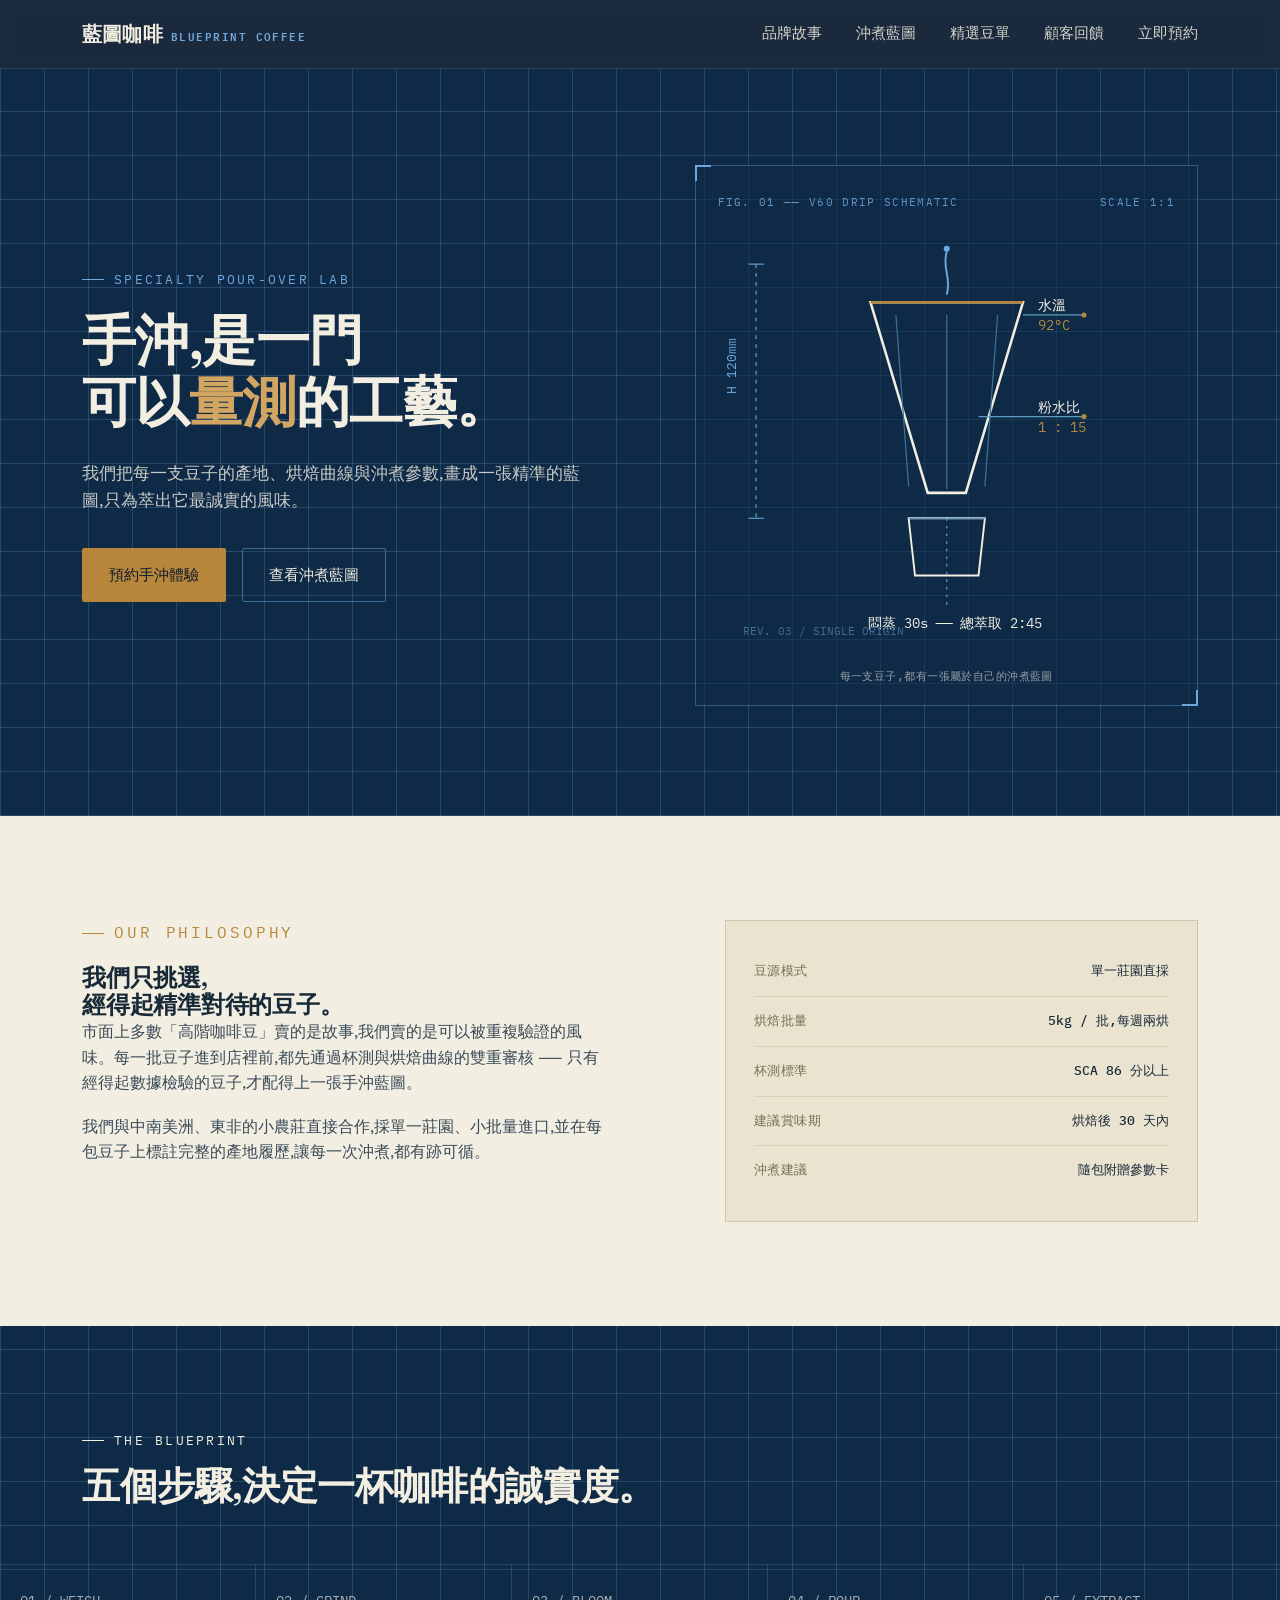
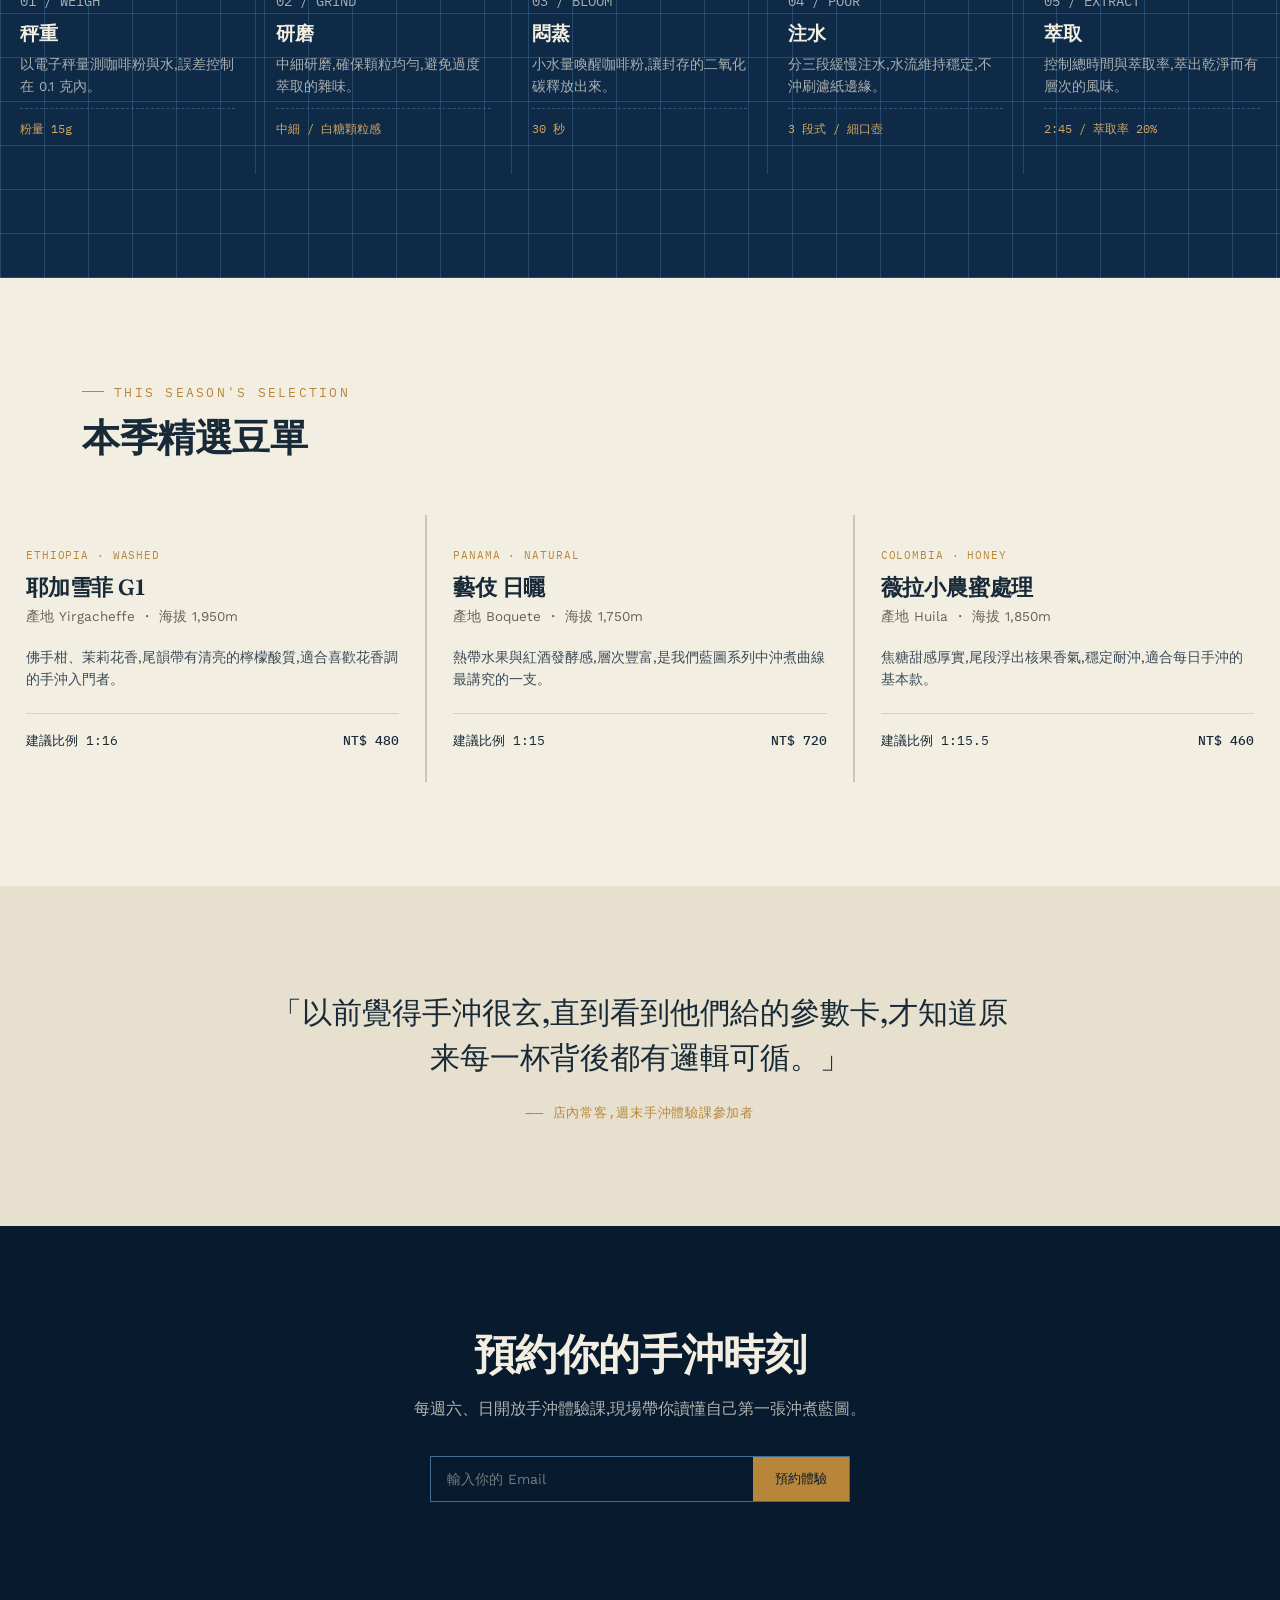
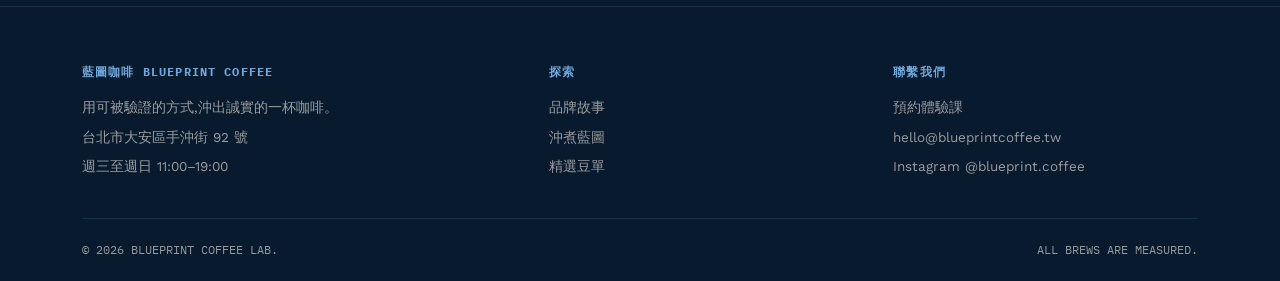
<file: docs/index.html>
<!DOCTYPE html>
<html lang="zh-Hant">
<head>
<meta charset="UTF-8">
<meta name="viewport" content="width=device-width, initial-scale=1.0">
<title>藍圖咖啡 Blueprint Coffee ── 精準手沖,誠實風味</title>
<link rel="preconnect" href="https://fonts.googleapis.com">
<link rel="preconnect" href="https://fonts.gstatic.com" crossorigin>
<link href="https://fonts.googleapis.com/css2?family=Fraunces:opsz,wght@9..144,400;9..144,500;9..144,600;9..144,700&family=Work+Sans:wght@300;400;500;600&family=IBM+Plex+Mono:wght@400;500&display=swap" rel="stylesheet">
<style>
  :root{
    --ink-black:#081A2E;
    --blueprint:#0E2A47;
    --blueprint-line:#3E6E96;
    --blueprint-line-soft:rgba(94,155,197,0.28);
    --paper:#F3EEE2;
    --paper-dim:#E7E0CE;
    --brass:#B8863B;
    --brass-light:#D2A662;
    --sky:#6FA8DC;
    --ink-on-paper:#182A38;
    --max-w:1180px;
  }

  *{margin:0;padding:0;box-sizing:border-box;}
  html{scroll-behavior:smooth;}
  body{
    font-family:'Work Sans', sans-serif;
    background:var(--paper);
    color:var(--ink-on-paper);
    line-height:1.6;
    -webkit-font-smoothing:antialiased;
  }
  a{color:inherit;text-decoration:none;}
  img,svg{display:block;max-width:100%;}
  .container{max-width:var(--max-w);margin:0 auto;padding:0 32px;}
  .eyebrow{
    font-family:'IBM Plex Mono', monospace;
    font-size:12.5px;
    letter-spacing:0.18em;
    text-transform:uppercase;
    display:flex;
    align-items:center;
    gap:10px;
  }
  .eyebrow::before{
    content:"";
    width:22px;height:1px;
    background:currentColor;
    display:inline-block;
  }
  h1,h2,h3{
    font-family:'Fraunces', serif;
    font-weight:600;
    line-height:1.15;
    letter-spacing:-0.01em;
  }
  .btn{
    display:inline-flex;
    align-items:center;
    gap:10px;
    padding:14px 26px;
    border-radius:2px;
    font-family:'Work Sans', sans-serif;
    font-size:15px;
    font-weight:500;
    border:1px solid transparent;
    cursor:pointer;
    transition:transform .25s ease, background .25s ease, border-color .25s ease, color .25s ease;
  }
  .btn:focus-visible{outline:2px solid var(--sky);outline-offset:3px;}
  .btn-primary{background:var(--brass);color:var(--ink-black);}
  .btn-primary:hover{background:var(--brass-light);transform:translateY(-1px);}
  .btn-ghost{border-color:var(--blueprint-line);color:var(--paper);}
  .btn-ghost:hover{border-color:var(--sky);color:var(--sky);}
  .btn-ghost.on-paper{border-color:var(--ink-on-paper);color:var(--ink-on-paper);}
  .btn-ghost.on-paper:hover{border-color:var(--brass);color:var(--brass);}

  /* ---------- NAV ---------- */
  header{
    position:sticky;top:0;z-index:50;
    background:rgba(8,26,46,0.92);
    backdrop-filter:blur(6px);
    border-bottom:1px solid rgba(94,155,197,0.2);
  }
  nav{
    max-width:var(--max-w);margin:0 auto;padding:18px 32px;
    display:flex;align-items:center;justify-content:space-between;
    color:var(--paper);
  }
  .logo{
    font-family:'Fraunces', serif;
    font-size:20px;font-weight:600;letter-spacing:0.01em;
    color:var(--paper);display:flex;align-items:baseline;gap:8px;
  }
  .logo span{
    font-family:'IBM Plex Mono', monospace;
    font-size:10.5px;letter-spacing:0.14em;color:var(--sky);
  }
  .nav-links{display:flex;gap:34px;font-size:14.5px;}
  .nav-links a{opacity:0.85;transition:opacity .2s;}
  .nav-links a:hover{opacity:1;color:var(--sky);}
  .nav-toggle{display:none;background:none;border:none;color:var(--paper);font-size:24px;cursor:pointer;}

  @media (max-width:860px){
    .nav-links{
      position:absolute;top:100%;left:0;right:0;
      background:var(--ink-black);
      flex-direction:column;gap:0;
      max-height:0;overflow:hidden;
      transition:max-height .3s ease;
    }
    .nav-links.open{max-height:320px;}
    .nav-links a{padding:16px 32px;border-top:1px solid rgba(94,155,197,0.15);}
    .nav-toggle{display:block;}
  }

  /* ---------- HERO ---------- */
  .hero{
    background:
      repeating-linear-gradient(0deg, var(--blueprint-line-soft) 0, var(--blueprint-line-soft) 1px, transparent 1px, transparent 44px),
      repeating-linear-gradient(90deg, var(--blueprint-line-soft) 0, var(--blueprint-line-soft) 1px, transparent 1px, transparent 44px),
      var(--blueprint);
    color:var(--paper);
    padding:96px 0 110px;
    position:relative;
    overflow:hidden;
  }
  .hero-grid{
    max-width:var(--max-w);margin:0 auto;padding:0 32px;
    display:grid;grid-template-columns:1.05fr 0.95fr;gap:56px;align-items:center;
  }
  .hero h1{font-size:clamp(34px,4.6vw,54px);margin:20px 0 26px;color:var(--paper);}
  .hero h1 em{font-style:normal;color:var(--brass-light);}
  .hero p.lede{font-size:17px;max-width:46ch;color:rgba(243,238,226,0.82);margin-bottom:34px;}
  .hero-cta{display:flex;gap:16px;flex-wrap:wrap;}
  .hero-eyebrow{color:var(--sky);margin-bottom:6px;}

  .blueprint-plate{
    position:relative;
    border:1px solid rgba(94,155,197,0.45);
    background:rgba(15,42,71,0.55);
    padding:28px 22px 20px;
  }
  .blueprint-plate::before,.blueprint-plate::after,
  .plate-corner-tl,.plate-corner-br{
    content:"";position:absolute;width:14px;height:14px;
    border-color:var(--sky);
  }
  .blueprint-plate::before{top:-1px;left:-1px;border-top:2px solid var(--sky);border-left:2px solid var(--sky);}
  .blueprint-plate::after{bottom:-1px;right:-1px;border-bottom:2px solid var(--sky);border-right:2px solid var(--sky);}
  .plate-label{
    font-family:'IBM Plex Mono', monospace;font-size:11px;letter-spacing:0.12em;
    color:var(--sky);display:flex;justify-content:space-between;margin-bottom:14px;opacity:0.85;
  }
  .plate-caption{
    font-family:'IBM Plex Mono', monospace;font-size:11px;color:rgba(243,238,226,0.6);
    text-align:center;margin-top:10px;letter-spacing:0.04em;
  }

  @media (max-width:900px){
    .hero-grid{grid-template-columns:1fr;}
    .hero{padding:64px 0 76px;}
  }

  /* ---------- SECTION SHARED ---------- */
  section{padding:104px 0;}
  .section-head{max-width:640px;margin-bottom:56px;}
  .section-head h2{font-size:clamp(26px,3.2vw,38px);margin-top:14px;}
  .on-dark{background:var(--ink-black);color:var(--paper);}
  .on-dark .eyebrow{color:var(--sky);}
  .on-paper .eyebrow{color:var(--brass);}

  /* ---------- ABOUT / SPEC SHEET ---------- */
  .about-grid{display:grid;grid-template-columns:1.1fr 0.9fr;gap:64px;align-items:start;}
  .about-grid p{font-size:16px;color:#3a4b58;max-width:52ch;margin-bottom:18px;}
  .spec-sheet{border:1px solid #cfc6ac;background:#EAE3D0;padding:26px 28px;}
  .spec-row{
    display:flex;justify-content:space-between;gap:20px;
    padding:14px 0;border-bottom:1px solid #d8d0b8;
    font-family:'IBM Plex Mono', monospace;font-size:13px;
  }
  .spec-row:last-child{border-bottom:none;}
  .spec-row dt{color:#7a6f52;letter-spacing:0.04em;}
  .spec-row dd{font-weight:500;color:var(--ink-on-paper);text-align:right;}

  @media (max-width:860px){ .about-grid{grid-template-columns:1fr;} }

  /* ---------- PROCESS BLUEPRINT ---------- */
  .process{
    background:
      repeating-linear-gradient(0deg, var(--blueprint-line-soft) 0, var(--blueprint-line-soft) 1px, transparent 1px, transparent 44px),
      repeating-linear-gradient(90deg, var(--blueprint-line-soft) 0, var(--blueprint-line-soft) 1px, transparent 1px, transparent 44px),
      var(--blueprint);
    color:var(--paper);
  }
  .steps{
    display:grid;grid-template-columns:repeat(5,1fr);gap:0;
    border-top:1px solid var(--blueprint-line-soft);
  }
  .step{
    padding:26px 20px;border-right:1px solid var(--blueprint-line-soft);position:relative;
  }
  .step:last-child{border-right:none;}
  .step-index{font-family:'IBM Plex Mono', monospace;font-size:12px;color:var(--sky);margin-bottom:14px;}
  .step h3{font-size:19px;color:var(--paper);margin-bottom:10px;font-weight:600;}
  .step p{font-size:13.5px;color:rgba(243,238,226,0.68);margin-bottom:10px;}
  .step .metric{
    font-family:'IBM Plex Mono', monospace;font-size:12px;color:var(--brass-light);
    border-top:1px dashed rgba(94,155,197,0.4);padding-top:10px;
  }
  @media (max-width:960px){
    .steps{grid-template-columns:1fr 1fr;}
    .step{border-right:1px solid var(--blueprint-line-soft);border-bottom:1px solid var(--blueprint-line-soft);}
    .step:nth-child(2n){border-right:none;}
  }
  @media (max-width:560px){
    .steps{grid-template-columns:1fr;}
    .step{border-right:none;}
  }

  /* ---------- BEANS ---------- */
  .bean-grid{display:grid;grid-template-columns:repeat(3,1fr);gap:2px;background:#cfc6ac;}
  .bean-card{
    background:var(--paper);padding:32px 26px;position:relative;
    display:flex;flex-direction:column;height:100%;
  }
  .bean-tag{
    font-family:'IBM Plex Mono', monospace;font-size:11px;color:var(--brass);
    letter-spacing:0.08em;margin-bottom:10px;
  }
  .bean-card h3{font-size:22px;margin-bottom:6px;}
  .bean-origin{font-size:13.5px;color:#6b6250;margin-bottom:18px;}
  .bean-notes{font-size:14px;color:#3a4b58;margin-bottom:22px;flex-grow:1;}
  .bean-meta{
    display:flex;justify-content:space-between;align-items:center;
    border-top:1px solid #d8d0b8;padding-top:16px;
    font-family:'IBM Plex Mono', monospace;font-size:12.5px;
  }
  .bean-price{color:var(--ink-on-paper);font-weight:500;}
  @media (max-width:900px){ .bean-grid{grid-template-columns:1fr 1fr;} }
  @media (max-width:600px){ .bean-grid{grid-template-columns:1fr;} }

  /* ---------- QUOTE ---------- */
  .quote-section{background:var(--paper-dim);}
  .quote-wrap{max-width:760px;margin:0 auto;text-align:center;}
  blockquote{
    font-family:'Fraunces', serif;font-size:clamp(22px,2.6vw,30px);
    font-weight:500;line-height:1.5;color:var(--ink-on-paper);margin-bottom:22px;
  }
  .quote-attr{font-family:'IBM Plex Mono', monospace;font-size:12.5px;color:var(--brass);letter-spacing:0.06em;}

  /* ---------- CTA / FOOTER ---------- */
  .cta-section{background:var(--ink-black);color:var(--paper);text-align:center;}
  .cta-section h2{font-size:clamp(28px,3.6vw,42px);margin-bottom:18px;}
  .cta-section p{color:rgba(243,238,226,0.72);max-width:48ch;margin:0 auto 34px;}
  .cta-form{
    display:flex;max-width:420px;margin:0 auto;gap:0;border:1px solid var(--blueprint-line);
  }
  .cta-form input{
    flex:1;background:transparent;border:none;padding:14px 16px;
    color:var(--paper);font-family:'Work Sans', sans-serif;font-size:14px;
  }
  .cta-form input::placeholder{color:rgba(243,238,226,0.45);}
  .cta-form input:focus{outline:none;}
  .cta-form button{
    background:var(--brass);color:var(--ink-black);border:none;
    padding:0 22px;font-weight:500;cursor:pointer;font-family:'Work Sans', sans-serif;
    transition:background .2s;
  }
  .cta-form button:hover{background:var(--brass-light);}

  footer{background:var(--ink-black);border-top:1px solid rgba(94,155,197,0.18);color:rgba(243,238,226,0.6);}
  .footer-grid{
    display:grid;grid-template-columns:1.4fr 1fr 1fr;gap:40px;padding:56px 0 32px;
    font-size:13.5px;
  }
  .footer-grid h4{
    font-family:'IBM Plex Mono', monospace;font-size:11.5px;letter-spacing:0.1em;
    color:var(--sky);margin-bottom:16px;text-transform:uppercase;
  }
  .footer-grid p, .footer-grid a{display:block;margin-bottom:8px;color:rgba(243,238,226,0.62);}
  .footer-grid a:hover{color:var(--paper);}
  .footer-bottom{
    border-top:1px solid rgba(94,155,197,0.15);padding:22px 0;
    font-family:'IBM Plex Mono', monospace;font-size:11.5px;
    display:flex;justify-content:space-between;flex-wrap:wrap;gap:10px;
  }
  @media (max-width:700px){ .footer-grid{grid-template-columns:1fr;} }

  /* ---------- REVEAL ---------- */
  .reveal{opacity:0;transform:translateY(18px);transition:opacity .7s ease, transform .7s ease;}
  .reveal.in{opacity:1;transform:translateY(0);}
  @media (prefers-reduced-motion: reduce){
    .reveal{opacity:1;transform:none;transition:none;}
    html{scroll-behavior:auto;}
  }
</style>
</head>
<body>

<header>
  <nav>
    <a href="#top" class="logo">藍圖咖啡<span>BLUEPRINT COFFEE</span></a>
    <button class="nav-toggle" id="navToggle" aria-label="開啟選單" aria-expanded="false">☰</button>
    <div class="nav-links" id="navLinks">
      <a href="#about">品牌故事</a>
      <a href="#process">沖煮藍圖</a>
      <a href="#beans">精選豆單</a>
      <a href="#quote">顧客回饋</a>
      <a href="#cta">立即預約</a>
    </div>
  </nav>
</header>

<section class="hero" id="top">
  <div class="hero-grid">
    <div>
      <p class="eyebrow hero-eyebrow">SPECIALTY POUR-OVER LAB</p>
      <h1>手沖,是一門<br>可以<em>量測</em>的工藝。</h1>
      <p class="lede">我們把每一支豆子的產地、烘焙曲線與沖煮參數,畫成一張精準的藍圖,只為萃出它最誠實的風味。</p>
      <div class="hero-cta">
        <a href="#cta" class="btn btn-primary">預約手沖體驗</a>
        <a href="#process" class="btn btn-ghost">查看沖煮藍圖</a>
      </div>
    </div>

    <div class="blueprint-plate reveal">
      <div class="plate-label"><span>FIG. 01 ── V60 DRIP SCHEMATIC</span><span>SCALE 1:1</span></div>
      <svg viewBox="0 0 360 340" xmlns="http://www.w3.org/2000/svg" role="img" aria-label="V60 手沖濾杯示意圖,標註水溫、粉水比、悶蒸與總萃取時間">
        <!-- dimension lines -->
        <line x1="30" y1="30" x2="30" y2="230" stroke="#5E9BC5" stroke-width="1" stroke-dasharray="3 4"/>
        <line x1="24" y1="30" x2="36" y2="30" stroke="#5E9BC5" stroke-width="1"/>
        <line x1="24" y1="230" x2="36" y2="230" stroke="#5E9BC5" stroke-width="1"/>
        <text x="14" y="132" fill="#6FA8DC" font-size="10" font-family="IBM Plex Mono, monospace" transform="rotate(-90 14 132)">H 120mm</text>

        <!-- dripper cone -->
        <path d="M120 60 L240 60 L195 210 L165 210 Z" fill="none" stroke="#F3EEE2" stroke-width="2"/>
        <path d="M120 60 L240 60" stroke="#B8863B" stroke-width="2"/>
        <!-- ribs -->
        <line x1="140" y1="70" x2="150" y2="205" stroke="#3E6E96" stroke-width="1"/>
        <line x1="180" y1="70" x2="180" y2="207" stroke="#3E6E96" stroke-width="1"/>
        <line x1="220" y1="70" x2="210" y2="205" stroke="#3E6E96" stroke-width="1"/>

        <!-- server -->
        <path d="M150 230 L210 230 L205 275 L155 275 Z" fill="none" stroke="#F3EEE2" stroke-width="1.5"/>
        <line x1="150" y1="230" x2="210" y2="230" stroke="#5E9BC5" stroke-width="1"/>

        <!-- pour line + droplets -->
        <path d="M180 20 C176 34, 184 40, 180 54" stroke="#6FA8DC" stroke-width="1.5" fill="none"/>
        <circle cx="180" cy="18" r="2.4" fill="#6FA8DC"/>

        <!-- annotation callouts -->
        <line x1="240" y1="70" x2="288" y2="70" stroke="#5E9BC5" stroke-width="1"/>
        <circle cx="288" cy="70" r="2" fill="#B8863B"/>
        <text x="252" y="66" fill="#F3EEE2" font-size="11" font-family="IBM Plex Mono, monospace">水溫</text>
        <text x="252" y="82" fill="#B8863B" font-size="11" font-family="IBM Plex Mono, monospace">92°C</text>

        <line x1="205" y1="150" x2="288" y2="150" stroke="#5E9BC5" stroke-width="1"/>
        <circle cx="288" cy="150" r="2" fill="#B8863B"/>
        <text x="252" y="146" fill="#F3EEE2" font-size="11" font-family="IBM Plex Mono, monospace">粉水比</text>
        <text x="252" y="162" fill="#B8863B" font-size="11" font-family="IBM Plex Mono, monospace">1 : 15</text>

        <line x1="180" y1="230" x2="180" y2="300" stroke="#5E9BC5" stroke-width="1" stroke-dasharray="2 4"/>
        <text x="118" y="316" fill="#F3EEE2" font-size="11" font-family="IBM Plex Mono, monospace">悶蒸 30s ── 總萃取 2:45</text>

        <!-- corner tick -->
        <text x="20" y="322" fill="#3E6E96" font-size="9" font-family="IBM Plex Mono, monospace">REV. 03 / SINGLE ORIGIN</text>
      </svg>
      <p class="plate-caption">每一支豆子,都有一張屬於自己的沖煮藍圖</p>
    </div>
  </div>
</section>

<section class="on-paper" id="about">
  <div class="container">
    <div class="about-grid">
      <div class="reveal">
        <p class="eyebrow">OUR PHILOSOPHY</p>
        <h2>我們只挑選,<br>經得起精準對待的豆子。</h2>
        <p>市面上多數「高階咖啡豆」賣的是故事,我們賣的是可以被重複驗證的風味。每一批豆子進到店裡前,都先通過杯測與烘焙曲線的雙重審核 ── 只有經得起數據檢驗的豆子,才配得上一張手沖藍圖。</p>
        <p>我們與中南美洲、東非的小農莊直接合作,採單一莊園、小批量進口,並在每包豆子上標註完整的產地履歷,讓每一次沖煮,都有跡可循。</p>
      </div>
      <dl class="spec-sheet reveal">
        <div class="spec-row"><dt>豆源模式</dt><dd>單一莊園直採</dd></div>
        <div class="spec-row"><dt>烘焙批量</dt><dd>5kg / 批,每週兩烘</dd></div>
        <div class="spec-row"><dt>杯測標準</dt><dd>SCA 86 分以上</dd></div>
        <div class="spec-row"><dt>建議賞味期</dt><dd>烘焙後 30 天內</dd></div>
        <div class="spec-row"><dt>沖煮建議</dt><dd>隨包附贈參數卡</dd></div>
      </dl>
    </div>
  </div>
</section>

<section class="process" id="process">
  <div class="container">
    <div class="section-head reveal">
      <p class="eyebrow">THE BLUEPRINT</p>
      <h2>五個步驟,決定一杯咖啡的誠實度。</h2>
    </div>
  </div>
  <div class="steps reveal">
    <div class="step">
      <p class="step-index">01 / WEIGH</p>
      <h3>秤重</h3>
      <p>以電子秤量測咖啡粉與水,誤差控制在 0.1 克內。</p>
      <p class="metric">粉量 15g</p>
    </div>
    <div class="step">
      <p class="step-index">02 / GRIND</p>
      <h3>研磨</h3>
      <p>中細研磨,確保顆粒均勻,避免過度萃取的雜味。</p>
      <p class="metric">中細 / 白糖顆粒感</p>
    </div>
    <div class="step">
      <p class="step-index">03 / BLOOM</p>
      <h3>悶蒸</h3>
      <p>小水量喚醒咖啡粉,讓封存的二氧化碳釋放出來。</p>
      <p class="metric">30 秒</p>
    </div>
    <div class="step">
      <p class="step-index">04 / POUR</p>
      <h3>注水</h3>
      <p>分三段緩慢注水,水流維持穩定,不沖刷濾紙邊緣。</p>
      <p class="metric">3 段式 / 細口壺</p>
    </div>
    <div class="step">
      <p class="step-index">05 / EXTRACT</p>
      <h3>萃取</h3>
      <p>控制總時間與萃取率,萃出乾淨而有層次的風味。</p>
      <p class="metric">2:45 / 萃取率 20%</p>
    </div>
  </div>
</section>

<section class="on-paper" id="beans">
  <div class="container">
    <div class="section-head reveal">
      <p class="eyebrow">THIS SEASON'S SELECTION</p>
      <h2>本季精選豆單</h2>
    </div>
  </div>
  <div class="bean-grid reveal">
    <div class="bean-card">
      <p class="bean-tag">ETHIOPIA · WASHED</p>
      <h3>耶加雪菲 G1</h3>
      <p class="bean-origin">產地 Yirgacheffe ・ 海拔 1,950m</p>
      <p class="bean-notes">佛手柑、茉莉花香,尾韻帶有清亮的檸檬酸質,適合喜歡花香調的手沖入門者。</p>
      <div class="bean-meta"><span>建議比例 1:16</span><span class="bean-price">NT$ 480</span></div>
    </div>
    <div class="bean-card">
      <p class="bean-tag">PANAMA · NATURAL</p>
      <h3>藝伎 日曬</h3>
      <p class="bean-origin">產地 Boquete ・ 海拔 1,750m</p>
      <p class="bean-notes">熱帶水果與紅酒發酵感,層次豐富,是我們藍圖系列中沖煮曲線最講究的一支。</p>
      <div class="bean-meta"><span>建議比例 1:15</span><span class="bean-price">NT$ 720</span></div>
    </div>
    <div class="bean-card">
      <p class="bean-tag">COLOMBIA · HONEY</p>
      <h3>薇拉小農蜜處理</h3>
      <p class="bean-origin">產地 Huila ・ 海拔 1,850m</p>
      <p class="bean-notes">焦糖甜感厚實,尾段浮出核果香氣,穩定耐沖,適合每日手沖的基本款。</p>
      <div class="bean-meta"><span>建議比例 1:15.5</span><span class="bean-price">NT$ 460</span></div>
    </div>
  </div>
</section>

<section class="quote-section" id="quote">
  <div class="container">
    <div class="quote-wrap reveal">
      <blockquote>「以前覺得手沖很玄,直到看到他們給的參數卡,才知道原来每一杯背後都有邏輯可循。」</blockquote>
      <p class="quote-attr">── 店內常客,週末手沖體驗課參加者</p>
    </div>
  </div>
</section>

<section class="cta-section" id="cta">
  <div class="container">
    <h2 class="reveal">預約你的手沖時刻</h2>
    <p class="reveal">每週六、日開放手沖體驗課,現場帶你讀懂自己第一張沖煮藍圖。</p>
    <form class="cta-form reveal" onsubmit="event.preventDefault(); this.querySelector('button').textContent='已收到,我們會盡快聯繫';">
      <input type="email" placeholder="輸入你的 Email" required aria-label="Email">
      <button type="submit">預約體驗</button>
    </form>
  </div>
</section>

<footer>
  <div class="container">
    <div class="footer-grid">
      <div>
        <h4>藍圖咖啡 BLUEPRINT COFFEE</h4>
        <p>用可被驗證的方式,沖出誠實的一杯咖啡。</p>
        <p>台北市大安區手沖街 92 號</p>
        <p>週三至週日 11:00–19:00</p>
      </div>
      <div>
        <h4>探索</h4>
        <a href="#about">品牌故事</a>
        <a href="#process">沖煮藍圖</a>
        <a href="#beans">精選豆單</a>
      </div>
      <div>
        <h4>聯繫我們</h4>
        <a href="#cta">預約體驗課</a>
        <a href="mailto:hello@blueprintcoffee.tw">hello@blueprintcoffee.tw</a>
        <a href="#top">Instagram @blueprint.coffee</a>
      </div>
    </div>
    <div class="footer-bottom">
      <span>© 2026 BLUEPRINT COFFEE LAB.</span>
      <span>ALL BREWS ARE MEASURED.</span>
    </div>
  </div>
</footer>

<script>
  // mobile nav toggle
  const navToggle = document.getElementById('navToggle');
  const navLinks = document.getElementById('navLinks');
  navToggle.addEventListener('click', () => {
    const isOpen = navLinks.classList.toggle('open');
    navToggle.setAttribute('aria-expanded', isOpen);
  });
  navLinks.querySelectorAll('a').forEach(a => a.addEventListener('click', () => {
    navLinks.classList.remove('open');
    navToggle.setAttribute('aria-expanded', 'false');
  }));

  // scroll reveal
  const prefersReduced = window.matchMedia('(prefers-reduced-motion: reduce)').matches;
  if (!prefersReduced && 'IntersectionObserver' in window) {
    const io = new IntersectionObserver((entries) => {
      entries.forEach(entry => {
        if (entry.isIntersecting) {
          entry.target.classList.add('in');
          io.unobserve(entry.target);
        }
      });
    }, { threshold: 0.15 });
    document.querySelectorAll('.reveal').forEach(el => io.observe(el));
  } else {
    document.querySelectorAll('.reveal').forEach(el => el.classList.add('in'));
  }
</script>

</body>
</html>
</file>
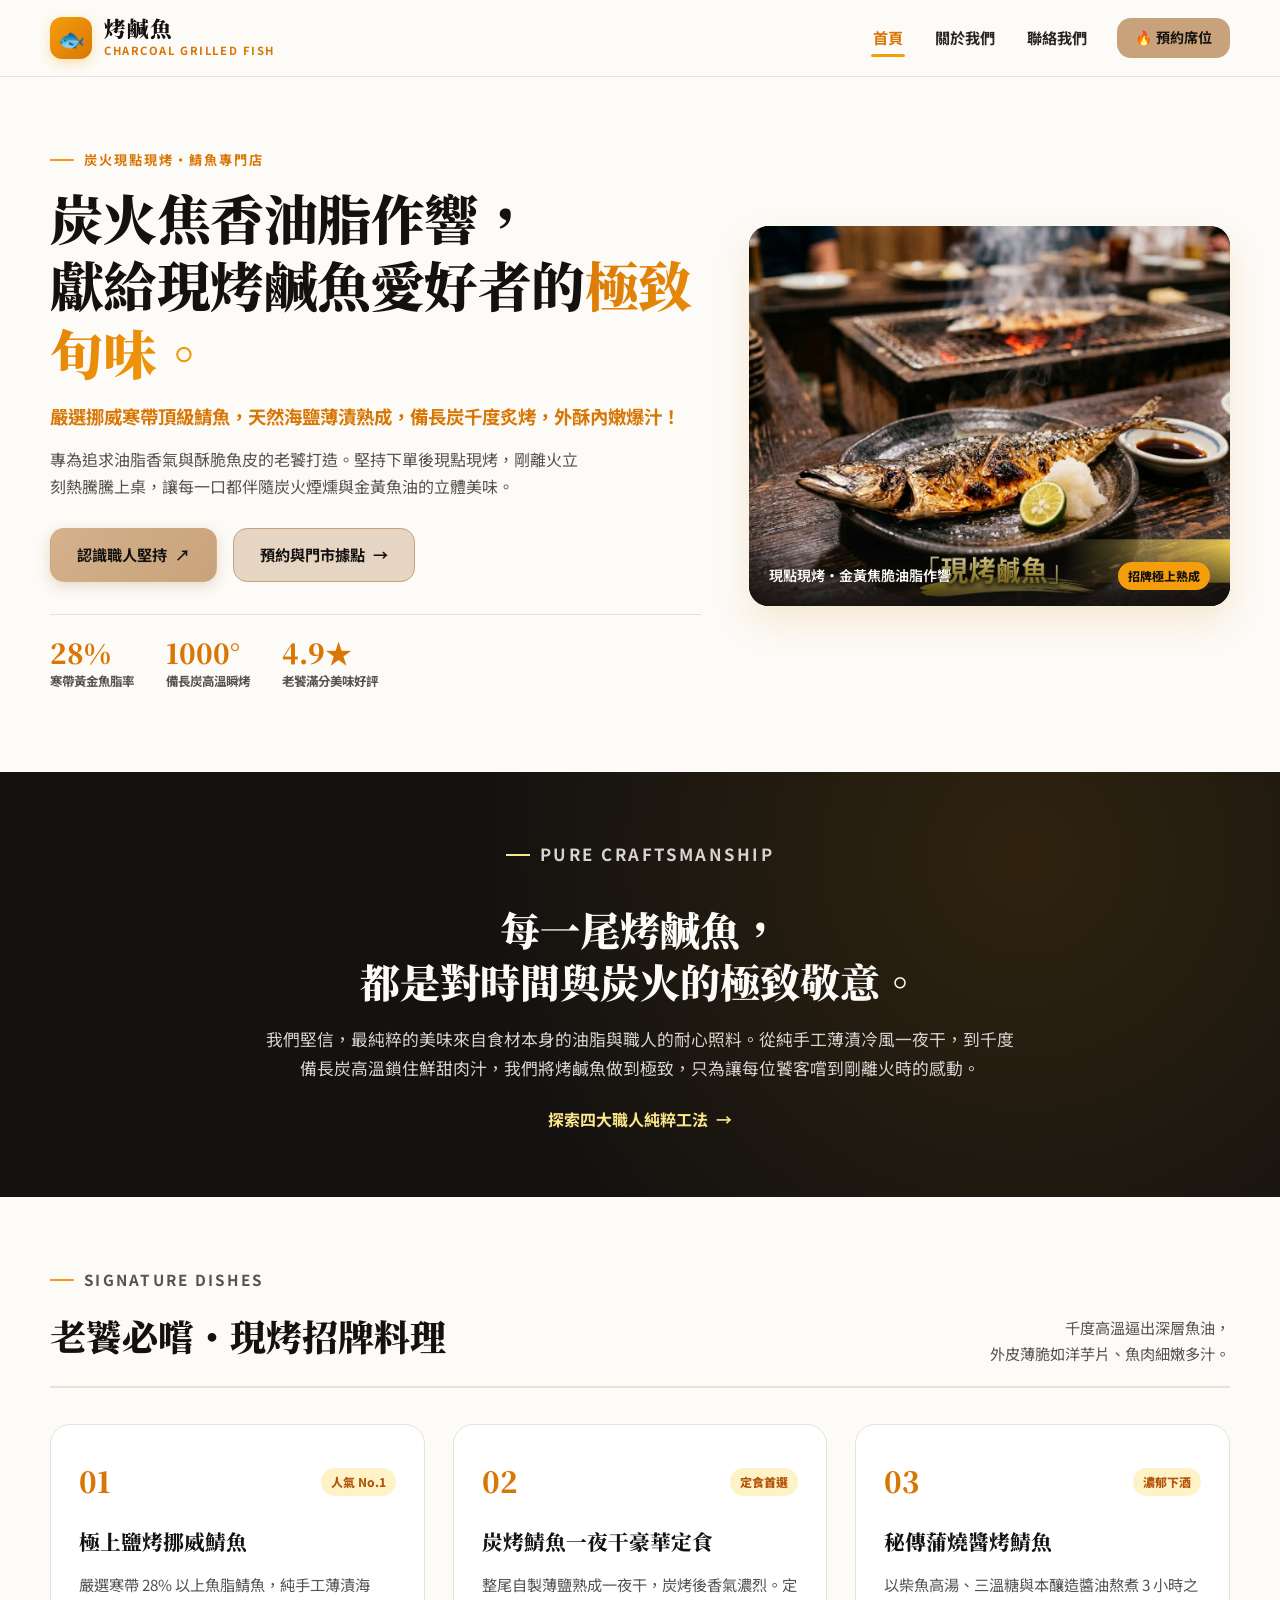
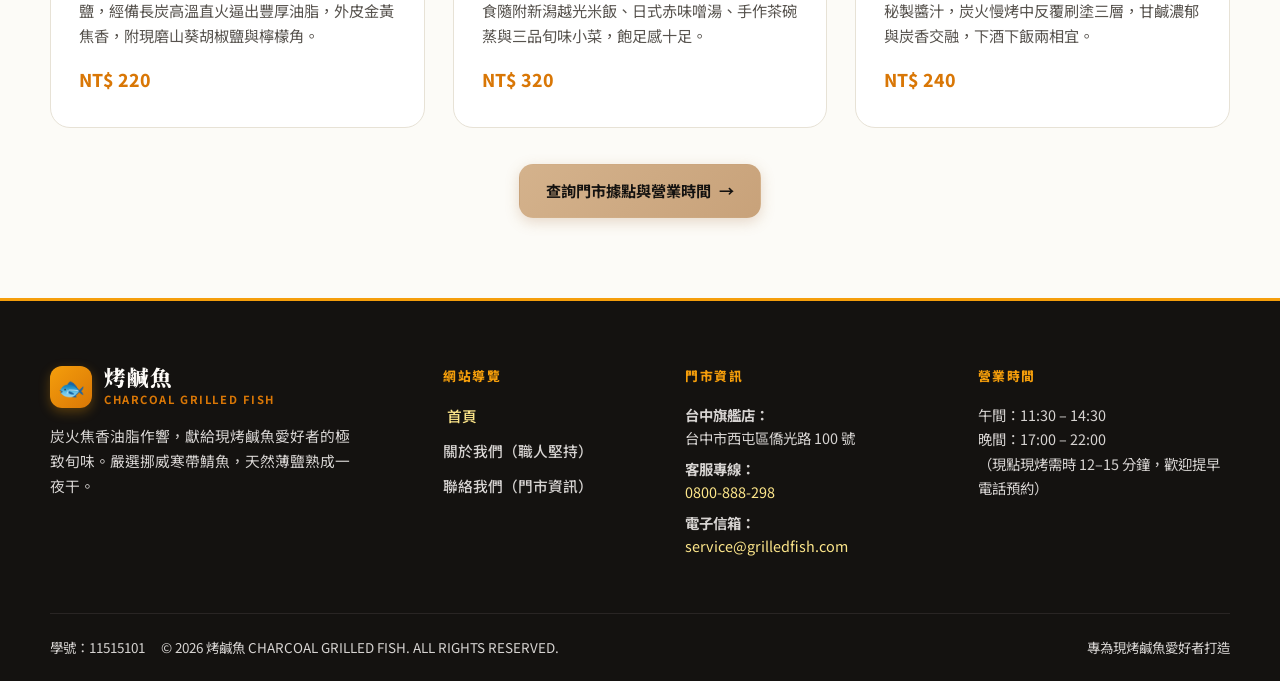
<file: pages/index.html>
<!doctype html>
<html lang="zh-Hant">
<head>
  <meta charset="utf-8">
  <meta name="viewport" content="width=device-width, initial-scale=1">
  <meta name="description" content="烤鹹魚｜職人炭火現烤鯖魚專賣店。嚴選頂級寒帶鯖魚，天然海鹽薄漬熟成，備長炭現點現烤，外皮金黃焦香、魚肉細嫩爆汁！專為現烤鹹魚愛好者打造的極致旬味。">
  <title>烤鹹魚｜炭火現烤鯖魚專賣・現烤鹹魚愛好者的美味聚落</title>
  <link rel="stylesheet" href="./assets/css/site.css">
  <script src="./assets/js/site.js" defer></script>
</head>
<body>
  <a class="skip-link" href="#main">跳至主要內容</a>

  <!-- 頂部全站共用導覽列 -->
  <header class="site-header">
    <div class="container header-inner">
      <a class="brand" href="./index.html" aria-label="烤鹹魚首頁">
        <span class="brand-mark" aria-hidden="true">🐟</span>
        <span class="brand-copy">
          <strong>烤鹹魚</strong>
          <small>CHARCOAL GRILLED FISH</small>
        </span>
      </a>

      <button class="menu-toggle" type="button" aria-expanded="false" aria-controls="site-nav" aria-label="開啟導覽選單">
        <span></span><span></span><span></span>
      </button>

      <nav class="site-nav" id="site-nav" aria-label="主要導覽">
        <a href="./index.html" aria-current="page">首頁</a>
        <a href="./about.html">關於我們</a>
        <a href="./contact.html">聯絡我們</a>
        <a class="nav-cta" href="./contact.html">🔥 預約席位</a>
      </nav>
    </div>
  </header>

  <main id="main">
    <!-- 主視覺展示區 (Hero Section) -->
    <section class="hero container">
      <div class="hero-copy">
        <p class="eyebrow"><span class="eyebrow-line"></span>炭火現點現烤・鯖魚專門店</p>
        <h1>炭火焦香油脂作響，<br>獻給現烤鹹魚愛好者的<span class="title-accent">極致旬味。</span></h1>
        <p class="hero-lede">嚴選挪威寒帶頂級鯖魚，天然海鹽薄漬熟成，備長炭千度炙烤，外酥內嫩爆汁！</p>
        <p class="hero-text">專為追求油脂香氣與酥脆魚皮的老饕打造。堅持下單後現點現烤，剛離火立刻熱騰騰上桌，讓每一口都伴隨炭火煙燻與金黃魚油的立體美味。</p>
        
        <div class="button-row">
          <a class="button button-primary" href="./about.html">認識職人堅持 <span aria-hidden="true">↗</span></a>
          <a class="button button-secondary" href="./contact.html">預約與門市據點 <span aria-hidden="true">→</span></a>
        </div>

        <!-- 三大承諾數據 -->
        <div class="hero-metrics">
          <div class="metric-item">
            <span class="metric-num">28%</span>
            <span class="metric-label">寒帶黃金魚脂率</span>
          </div>
          <div class="metric-item">
            <span class="metric-num">1000°</span>
            <span class="metric-label">備長炭高溫瞬烤</span>
          </div>
          <div class="metric-item">
            <span class="metric-num">4.9★</span>
            <span class="metric-label">老饕滿分美味好評</span>
          </div>
        </div>
      </div>

      <div class="hero-art">
        <img src="./assets/images/hero.jpg" alt="剛出爐焦香酥脆的備長炭現烤鯖魚特寫">
        <div class="art-caption">
          <span>現點現烤・金黃焦脆油脂作響</span>
          <span class="caption-badge">招牌極上熟成</span>
        </div>
      </div>
    </section>

    <!-- 品牌理念橫幅 (Intro Band) -->
    <section class="intro-band">
      <div class="container intro-inner">
        <p class="eyebrow eyebrow-light"><span class="eyebrow-line"></span>PURE CRAFTSMANSHIP</p>
        <h2>每一尾烤鹹魚，<br>都是對時間與炭火的極致敬意。</h2>
        <p>我們堅信，最純粹的美味來自食材本身的油脂與職人的耐心照料。從純手工薄漬冷風一夜干，到千度備長炭高溫鎖住鮮甜肉汁，我們將烤鹹魚做到極致，只為讓每位饕客嚐到剛離火時的感動。</p>
        <a class="light-link" href="./about.html">探索四大職人純粹工法 <span aria-hidden="true">→</span></a>
      </div>
    </section>

    <!-- 三大精選招牌料理 (Features Section) -->
    <section class="features-section container">
      <div class="section-heading">
        <div>
          <p class="eyebrow"><span class="eyebrow-line"></span>SIGNATURE DISHES</p>
          <h2>老饕必嚐・現烤招牌料理</h2>
        </div>
        <p>千度高溫逼出深層魚油，<br>外皮薄脆如洋芋片、魚肉細嫩多汁。</p>
      </div>

      <div class="feature-grid">
        <!-- 招牌料理 1 -->
        <article class="feature-item">
          <div class="feature-header">
            <span class="feature-number">01</span>
            <span class="feature-tag">人氣 No.1</span>
          </div>
          <h3>極上鹽烤挪威鯖魚</h3>
          <p>嚴選寒帶 28% 以上魚脂鯖魚，純手工薄漬海鹽，經備長炭高溫直火逼出豐厚油脂，外皮金黃焦香，附現磨山葵胡椒鹽與檸檬角。</p>
          <div class="feature-price">NT$ 220</div>
        </article>

        <!-- 招牌料理 2 -->
        <article class="feature-item">
          <div class="feature-header">
            <span class="feature-number">02</span>
            <span class="feature-tag">定食首選</span>
          </div>
          <h3>炭烤鯖魚一夜干豪華定食</h3>
          <p>整尾自製薄鹽熟成一夜干，炭烤後香氣濃烈。定食隨附新潟越光米飯、日式赤味噌湯、手作茶碗蒸與三品旬味小菜，飽足感十足。</p>
          <div class="feature-price">NT$ 320</div>
        </article>

        <!-- 招牌料理 3 -->
        <article class="feature-item">
          <div class="feature-header">
            <span class="feature-number">03</span>
            <span class="feature-tag">濃郁下酒</span>
          </div>
          <h3>秘傳蒲燒醬烤鯖魚</h3>
          <p>以柴魚高湯、三溫糖與本釀造醬油熬煮 3 小時之秘製醬汁，炭火慢烤中反覆刷塗三層，甘鹹濃郁與炭香交融，下酒下飯兩相宜。</p>
          <div class="feature-price">NT$ 240</div>
        </article>
      </div>

      <div class="section-end-link">
        <a class="button button-primary" href="./contact.html">查詢門市據點與營業時間 <span aria-hidden="true">→</span></a>
      </div>
    </section>
  </main>

  <!-- 全站共用頁尾 -->
  <footer class="site-footer">
    <div class="container footer-main">
      <!-- 品牌欄 -->
      <div class="footer-brand">
        <a class="brand" href="./index.html">
          <span class="brand-mark" aria-hidden="true">🐟</span>
          <span class="brand-copy">
            <strong>烤鹹魚</strong>
            <small>CHARCOAL GRILLED FISH</small>
          </span>
        </a>
        <p>炭火焦香油脂作響，獻給現烤鹹魚愛好者的極致旬味。嚴選挪威寒帶鯖魚，天然薄鹽熟成一夜干。</p>
      </div>

      <!-- 快速導覽 -->
      <div>
        <span class="footer-label">網站導覽</span>
        <div class="footer-links">
          <a href="./index.html" aria-current="page">首頁</a>
          <a href="./about.html">關於我們（職人堅持）</a>
          <a href="./contact.html">聯絡我們（門市資訊）</a>
        </div>
      </div>

      <!-- 聯絡與門市 -->
      <div class="footer-contact">
        <span class="footer-label">門市資訊</span>
        <p><strong>台中旗艦店：</strong><br>台中市西屯區僑光路 100 號</p>
        <p><strong>客服專線：</strong><br><a href="tel:0800888298">0800-888-298</a></p>
        <p><strong>電子信箱：</strong><br><a href="mailto:service@grilledfish.com">service@grilledfish.com</a></p>
      </div>

      <!-- 營業時間 -->
      <div class="footer-aside">
        <span class="footer-label">營業時間</span>
        <p>午間：11:30 – 14:30<br>晚間：17:00 – 22:00<br>（現點現烤需時 12–15 分鐘，歡迎提早電話預約）</p>
      </div>
    </div>

    <div class="container footer-bottom">
      <div class="footer-bottom-copy">
        <span>學號：11515101</span>
        <span>© <span data-year>2026</span> 烤鹹魚 CHARCOAL GRILLED FISH. ALL RIGHTS RESERVED.</span>
      </div>
      <span>專為現烤鹹魚愛好者打造</span>
    </div>
  </footer>
</body>
</html>
</file>
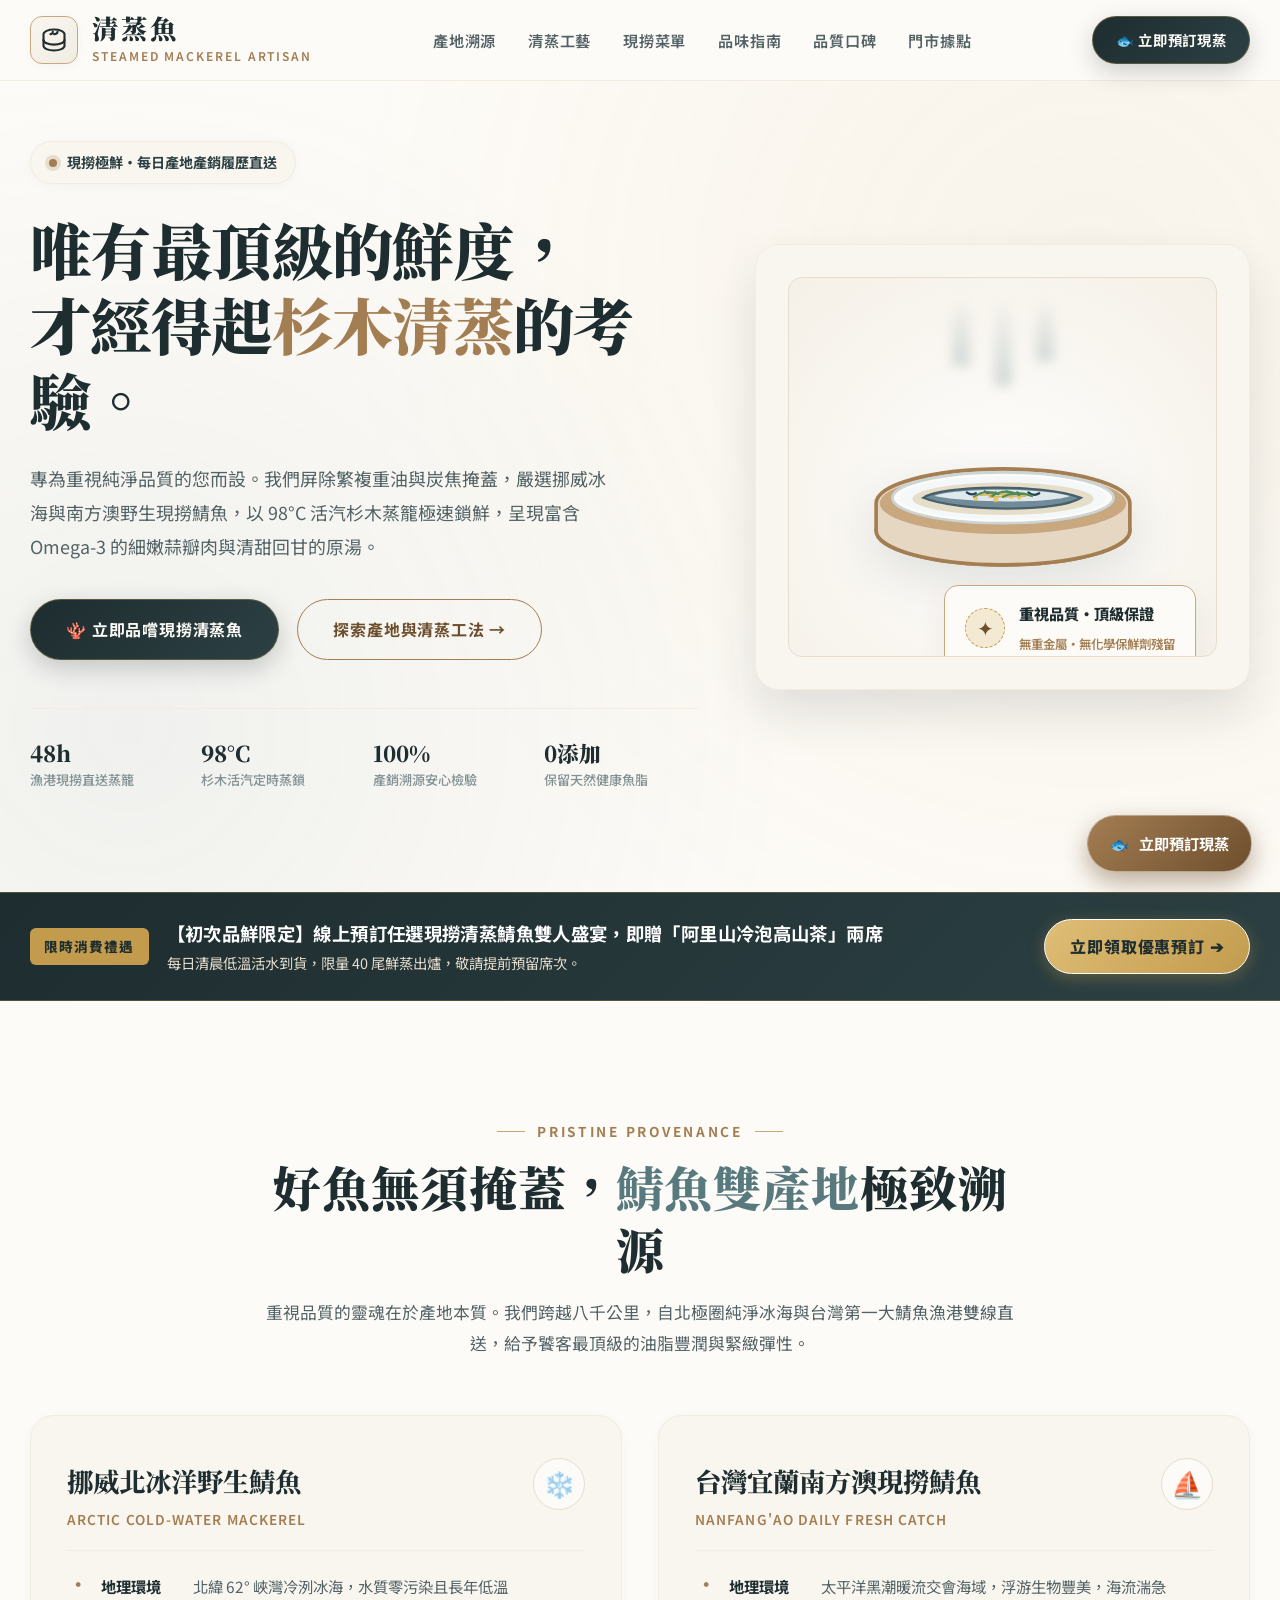
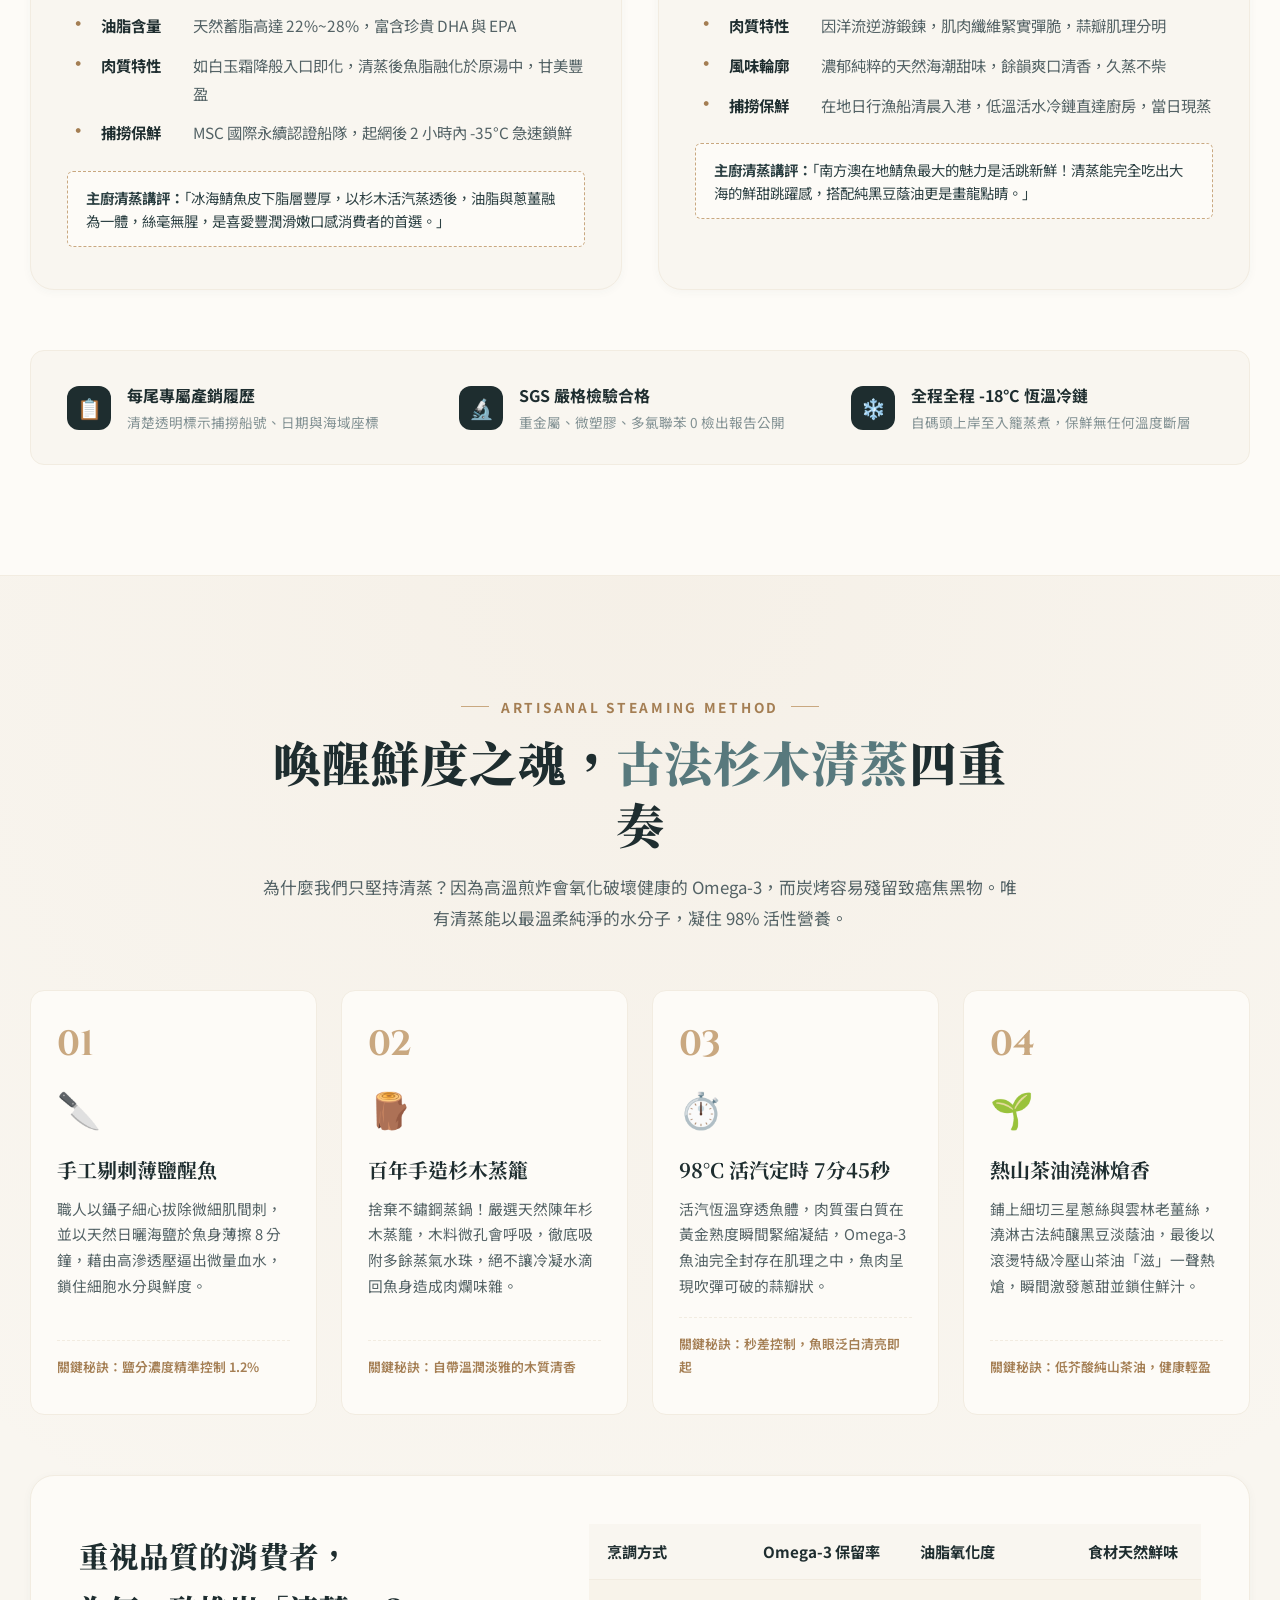
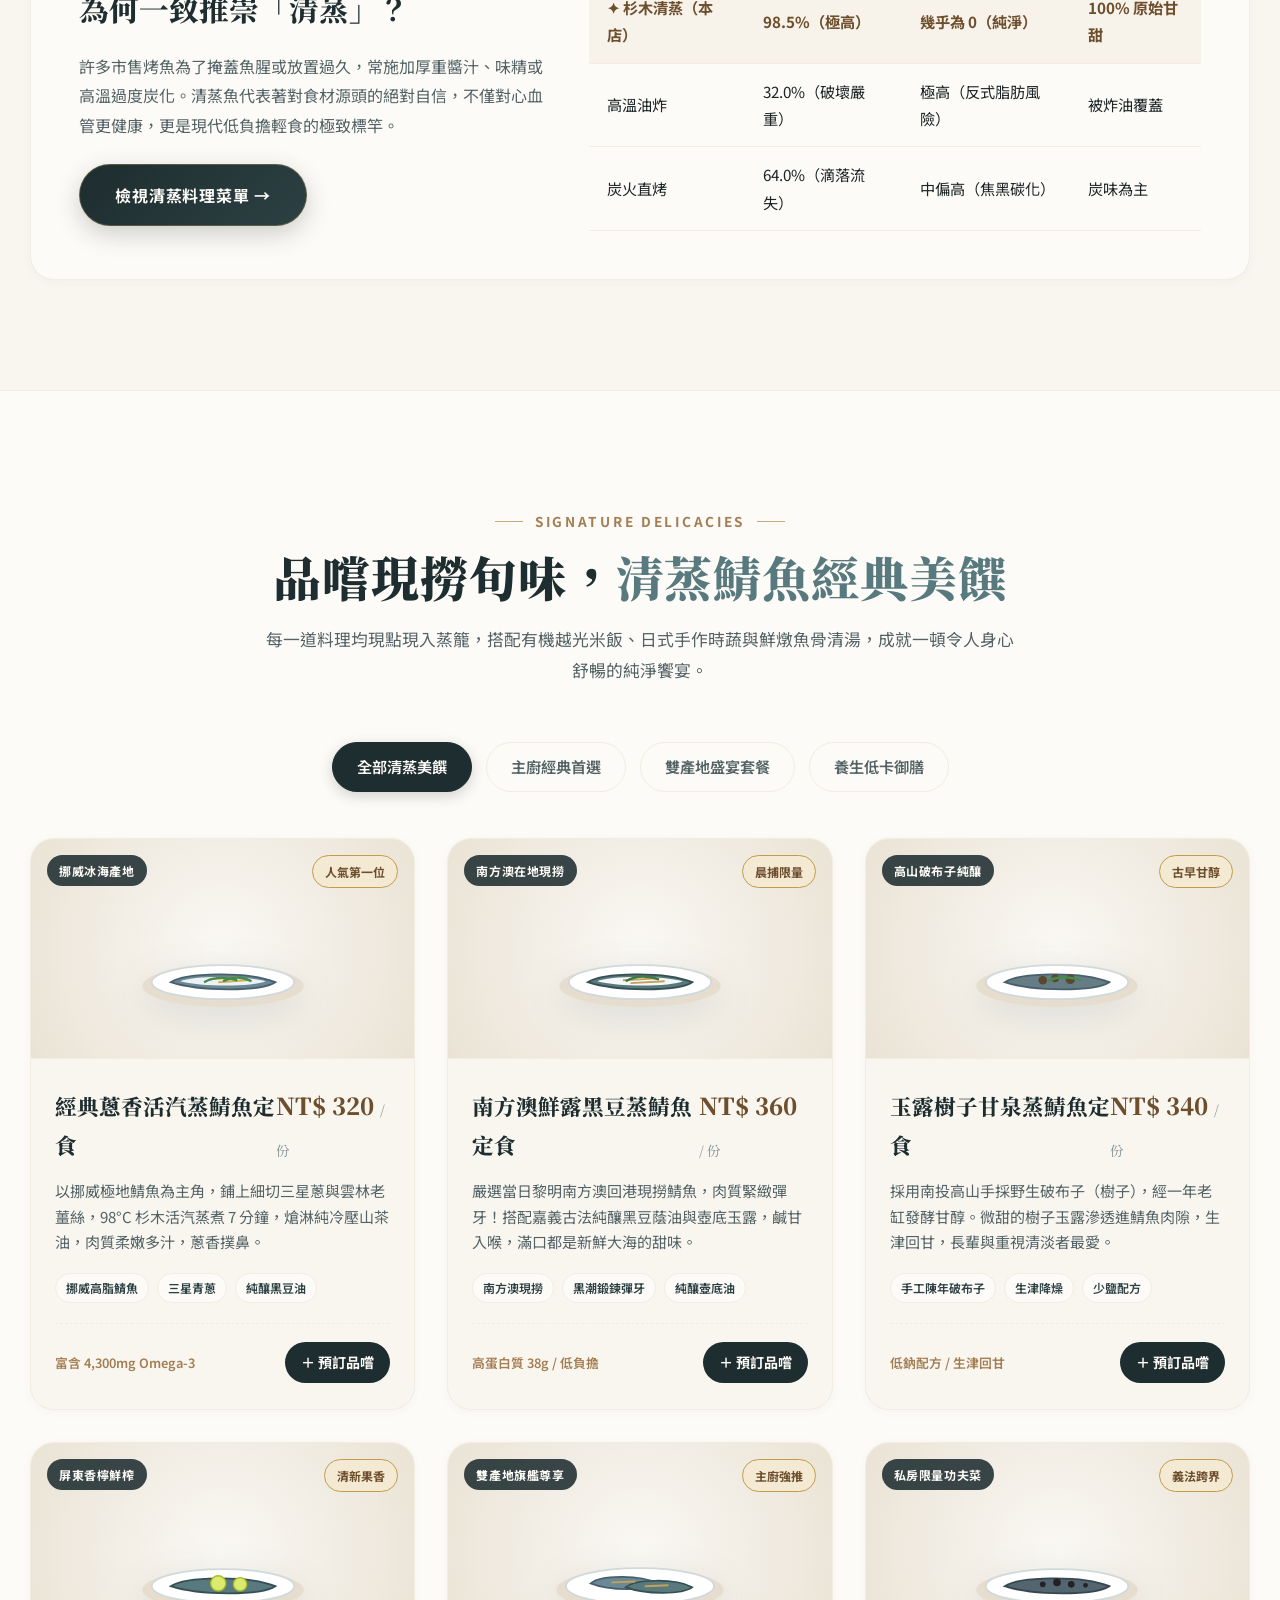
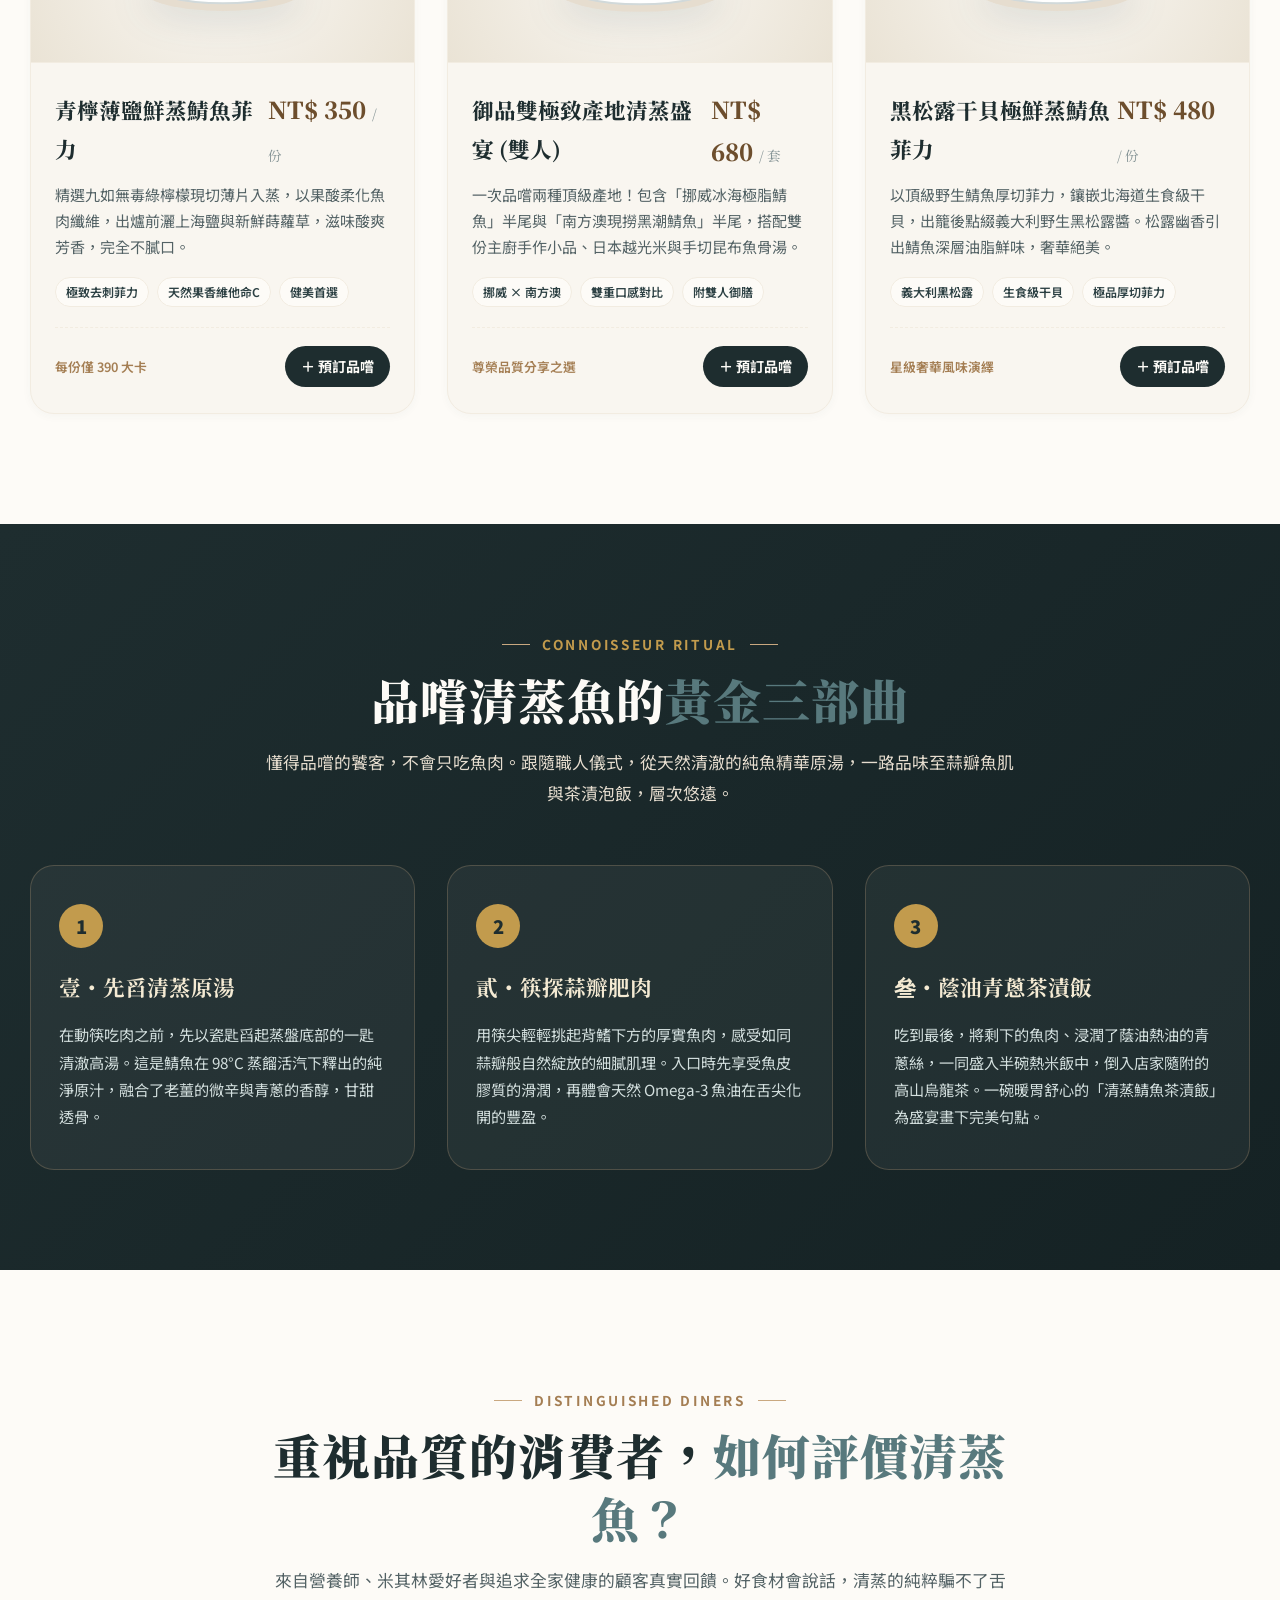
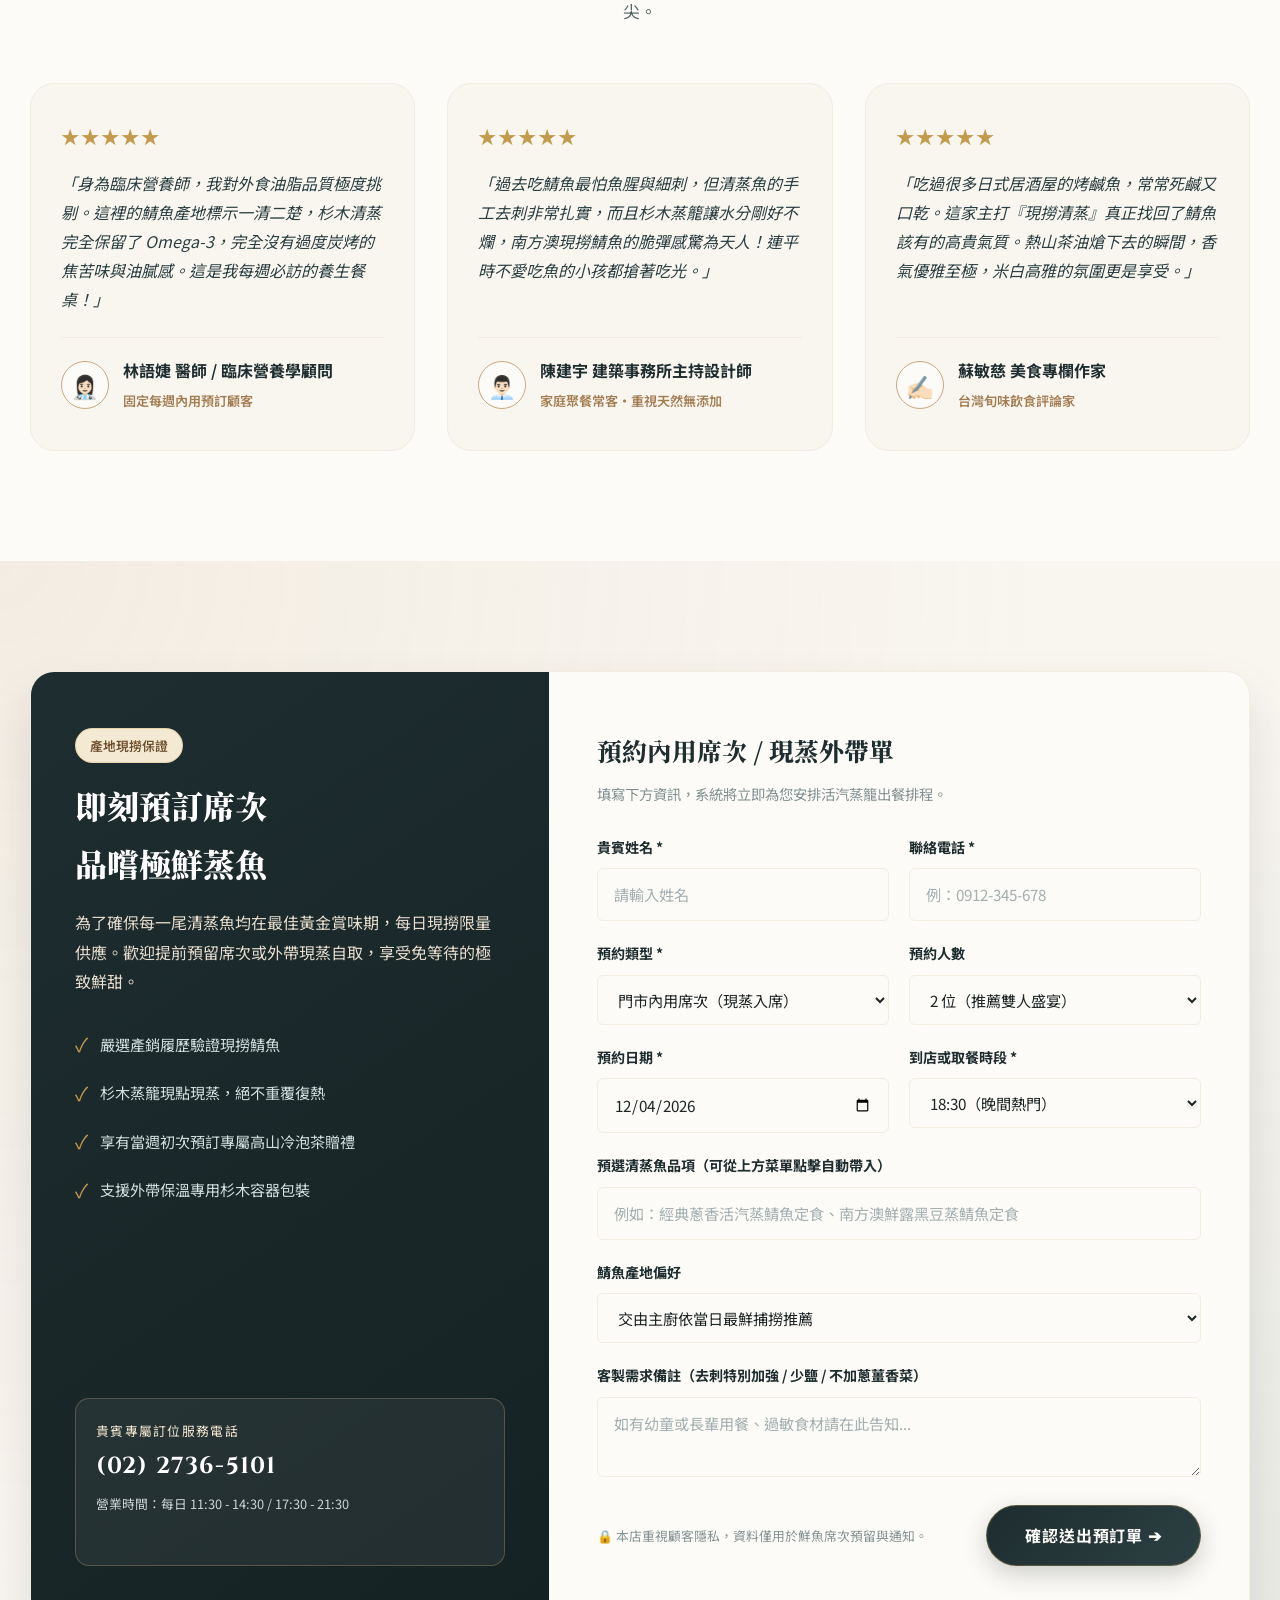
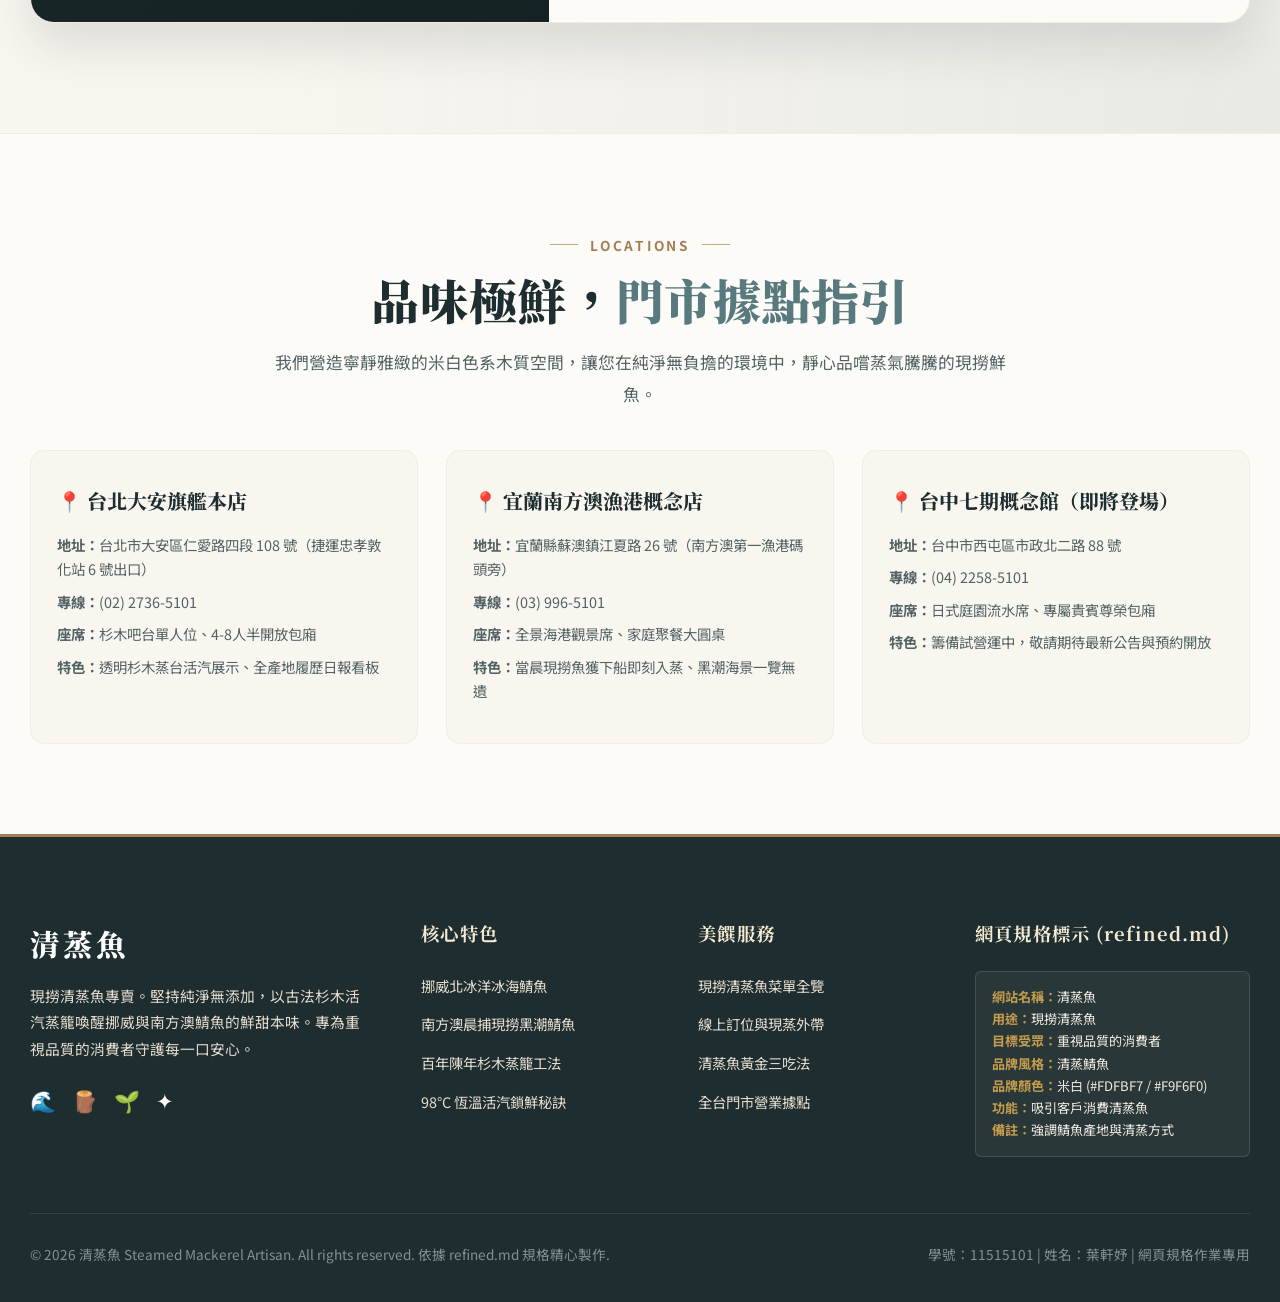
<file: refined/index.html>
<!DOCTYPE html>
<html lang="zh-Hant">
<head>
  <meta charset="UTF-8">
  <meta name="viewport" content="width=device-width, initial-scale=1.0">
  <meta name="description" content="清蒸魚｜現撈清蒸鯖魚專賣店。嚴選挪威冰海與南方澳頂級鯖魚，古法杉木蒸籠98°C恆溫活汽蒸煮，鎖住豐沛Omega-3與純粹鮮汁。專為重視品質的消費者打造的極致海味。">
  <meta name="keywords" content="清蒸魚, 清蒸鯖魚, 現撈清蒸魚, 鯖魚產地, 杉木蒸籠, 南方澳鯖魚, 挪威鯖魚, 重視品質美食, 健康低脂高蛋白">
  <title>清蒸魚｜現撈清蒸鯖魚專賣・純粹鮮美，極致旬味</title>
  
  <!-- Google Fonts -->
  <link rel="preconnect" href="https://fonts.googleapis.com">
  <link rel="preconnect" href="https://fonts.gstatic.com" crossorigin>
  <link href="https://fonts.googleapis.com/css2?family=Noto+Sans+TC:wght@300;400;500;600;700&family=Noto+Serif+TC:wght@400;600;700;900&family=Cinzel:wght@500;700&display=swap" rel="stylesheet">

  <style>
    /* ==========================================================================
       CSS Variables & Theme Settings (米白色系 Brand Identity)
       ========================================================================== */
    :root {
      /* 米白核心色彩 (Rice-White / Cream Palette) */
      --color-cream-100: #FDFBF7;      /* 最淺純淨米白背景 */
      --color-cream-200: #F9F6F0;      /* 柔和米白卡片背景 */
      --color-cream-300: #F2ECE1;      /* 溫潤米白邊框與分隔 */
      --color-cream-400: #E6DDCF;      /* 深米色線條 */
      --color-cream-500: #D8CCBC;      /* 雅緻米灰 */
      
      /* 杉木與竹蒸籠輔色 (Warm Cedar / Bamboo Accents) */
      --color-cedar: #A47E53;          /* 杉木焦糖暖棕 */
      --color-cedar-light: #C9A880;    /* 淺木質色 */
      --color-cedar-dark: #6D4E2D;     /* 深沉熟成木色 */
      
      /* 深海青與清冽霧青 (Pure Ocean Mist & Porcelain Slate) */
      --color-ocean-dark: #1E2D2F;     /* 墨青底色，穩重高雅 */
      --color-ocean-slate: #2C4043;    /* 蒸籠沉靜主色 */
      --color-ocean-mist: #58797D;     /* 溫和海霧青 */
      --color-ocean-light: #E7EEED;    /* 冰透青白光芒 */
      
      /* 蒸氣白與文字色 (Vapor White & Contrast Text) */
      --text-primary: #1C2426;         /* 主要內文字（深炭墨） */
      --text-secondary: #536265;       /* 次要內文字 */
      --text-light-cream: #FAF7F2;     /* 深底時的米白文字 */
      --text-muted: #829193;           /* 輔助標籤文字 */
      
      /* 金光點綴 (Artisanal Gold Highlight) */
      --color-gold: #C29B4D;           /* 典雅提香金 */
      --color-gold-soft: #F4EAD3;      /* 淡金色徽章 */
      
      /* 陰影與圓角 */
      --shadow-sm: 0 2px 10px rgba(44, 64, 67, 0.04);
      --shadow-md: 0 12px 32px rgba(44, 64, 67, 0.07);
      --shadow-lg: 0 24px 48px rgba(30, 45, 47, 0.12);
      --shadow-inner: inset 0 2px 6px rgba(0, 0, 0, 0.03);
      
      --radius-sm: 6px;
      --radius-md: 14px;
      --radius-lg: 24px;
      --radius-full: 9999px;
      
      --container-max: 1220px;
      --transition: all 0.3s cubic-bezier(0.25, 0.8, 0.25, 1);
    }

    /* ==========================================================================
       Reset & Base Typography
       ========================================================================== */
    *, *::before, *::after {
      box-sizing: border-box;
      margin: 0;
      padding: 0;
    }

    html {
      scroll-behavior: smooth;
      font-size: 16px;
    }

    body {
      font-family: "Noto Sans TC", -apple-system, BlinkMacSystemFont, "Segoe UI", Roboto, sans-serif;
      color: var(--text-primary);
      background-color: var(--color-cream-100);
      line-height: 1.8;
      overflow-x: hidden;
      -webkit-font-smoothing: antialiased;
      -moz-osx-font-smoothing: grayscale;
      background-image: 
        radial-gradient(circle at 100% 0%, rgba(201, 168, 128, 0.04) 0%, transparent 40%),
        radial-gradient(circle at 0% 100%, rgba(88, 121, 125, 0.05) 0%, transparent 40%);
    }

    .serif {
      font-family: "Noto Serif TC", serif;
    }

    .latin {
      font-family: "Cinzel", serif;
      letter-spacing: 0.1em;
    }

    img {
      max-width: 100%;
      height: auto;
      display: block;
    }

    a {
      color: inherit;
      text-decoration: none;
      transition: var(--transition);
    }

    button, input, select, textarea {
      font: inherit;
    }

    .container {
      width: min(var(--container-max), calc(100% - 48px));
      margin-inline: auto;
    }

    /* Section Headers */
    .section-header {
      text-align: center;
      max-width: 760px;
      margin: 0 auto 56px;
    }

    .section-eyebrow {
      display: inline-flex;
      align-items: center;
      gap: 12px;
      font-size: 0.85rem;
      font-weight: 700;
      letter-spacing: 0.2em;
      color: var(--color-cedar);
      text-transform: uppercase;
      margin-bottom: 12px;
    }

    .section-eyebrow::before,
    .section-eyebrow::after {
      content: "";
      width: 28px;
      height: 1px;
      background: var(--color-cedar-light);
      display: inline-block;
    }

    .section-title {
      font-family: "Noto Serif TC", serif;
      font-size: clamp(2.1rem, 3.8vw, 3rem);
      font-weight: 900;
      line-height: 1.3;
      color: var(--color-ocean-dark);
      margin-bottom: 16px;
      letter-spacing: 0.02em;
    }

    .section-title em {
      font-style: normal;
      color: var(--color-ocean-mist);
      position: relative;
    }

    .section-title em::after {
      content: "";
      position: absolute;
      left: 0;
      bottom: 2px;
      width: 100%;
      height: 6px;
      background: rgba(194, 155, 77, 0.22);
      z-index: -1;
      border-radius: 2px;
    }

    .section-desc {
      font-size: 1.05rem;
      color: var(--text-secondary);
      line-height: 1.85;
      font-weight: 400;
    }

    /* Common Buttons */
    .btn {
      display: inline-flex;
      align-items: center;
      justify-content: center;
      gap: 10px;
      padding: 0.95rem 2.2rem;
      border-radius: var(--radius-full);
      font-weight: 700;
      font-size: 1rem;
      cursor: pointer;
      border: 1px solid transparent;
      transition: var(--transition);
      letter-spacing: 0.05em;
    }

    .btn-primary {
      background: linear-gradient(135deg, var(--color-ocean-dark) 0%, var(--color-ocean-slate) 100%);
      color: var(--color-cream-100);
      box-shadow: 0 8px 24px rgba(30, 45, 47, 0.22);
      border: 1px solid rgba(194, 155, 77, 0.35);
    }

    .btn-primary:hover {
      background: linear-gradient(135deg, #121c1d 0%, #1e2d2f 100%);
      color: #FFFFFF;
      transform: translateY(-3px);
      box-shadow: 0 14px 30px rgba(30, 45, 47, 0.3);
    }

    .btn-outline-cedar {
      background: transparent;
      color: var(--color-cedar-dark);
      border: 1.5px solid var(--color-cedar);
    }

    .btn-outline-cedar:hover {
      background: var(--color-cream-200);
      color: var(--color-ocean-dark);
      transform: translateY(-2px);
      border-color: var(--color-cedar-dark);
    }

    .badge-pill {
      display: inline-flex;
      align-items: center;
      gap: 6px;
      padding: 5px 14px;
      border-radius: var(--radius-full);
      font-size: 0.8rem;
      font-weight: 600;
      background: var(--color-gold-soft);
      color: var(--color-cedar-dark);
      border: 1px solid rgba(194, 155, 77, 0.3);
    }

    /* ==========================================================================
       Header & Navigation
       ========================================================================== */
    .site-header {
      position: sticky;
      top: 0;
      z-index: 1000;
      background: rgba(253, 251, 247, 0.95);
      backdrop-filter: blur(14px);
      -webkit-backdrop-filter: blur(14px);
      border-bottom: 1px solid var(--color-cream-300);
      transition: var(--transition);
    }

    .header-inner {
      display: flex;
      align-items: center;
      justify-content: space-between;
      height: 80px;
    }

    .brand-logo {
      display: flex;
      align-items: center;
      gap: 14px;
    }

    .brand-mark {
      width: 48px;
      height: 48px;
      border-radius: 12px;
      background: linear-gradient(135deg, var(--color-cream-200), var(--color-cream-300));
      border: 1.5px solid var(--color-cedar-light);
      display: flex;
      align-items: center;
      justify-content: center;
      color: var(--color-ocean-dark);
      box-shadow: var(--shadow-sm);
    }

    .brand-text h1 {
      font-family: "Noto Serif TC", serif;
      font-size: 1.65rem;
      font-weight: 900;
      letter-spacing: 0.12em;
      color: var(--color-ocean-dark);
      line-height: 1.1;
    }

    .brand-text span {
      font-size: 0.75rem;
      font-weight: 600;
      letter-spacing: 0.16em;
      color: var(--color-cedar);
      display: block;
      margin-top: 2px;
    }

    .nav-menu {
      display: flex;
      align-items: center;
      gap: 32px;
      list-style: none;
    }

    .nav-menu a {
      font-size: 0.95rem;
      font-weight: 600;
      color: var(--text-secondary);
      position: relative;
      padding: 8px 0;
      letter-spacing: 0.05em;
    }

    .nav-menu a::after {
      content: "";
      position: absolute;
      bottom: 0;
      left: 50%;
      width: 0;
      height: 2px;
      background: var(--color-cedar);
      transition: var(--transition);
      transform: translateX(-50%);
    }

    .nav-menu a:hover {
      color: var(--color-ocean-dark);
    }

    .nav-menu a:hover::after {
      width: 100%;
    }

    .header-cta-group {
      display: flex;
      align-items: center;
      gap: 16px;
    }

    .mobile-menu-trigger {
      display: none;
      background: none;
      border: none;
      font-size: 1.6rem;
      color: var(--color-ocean-dark);
      cursor: pointer;
      padding: 6px;
    }

    /* ==========================================================================
       Hero Section
       ========================================================================== */
    .hero-section {
      position: relative;
      padding: 60px 0 100px;
      overflow: hidden;
      background: 
        radial-gradient(circle at 85% 25%, rgba(194, 155, 77, 0.08) 0%, transparent 60%),
        radial-gradient(circle at 10% 80%, rgba(88, 121, 125, 0.08) 0%, transparent 50%),
        var(--color-cream-100);
    }

    .hero-grid {
      display: grid;
      grid-template-columns: 1.15fr 0.85fr;
      align-items: center;
      gap: 56px;
    }

    .hero-tagline {
      display: inline-flex;
      align-items: center;
      gap: 10px;
      background: var(--color-cream-200);
      border: 1px solid var(--color-cream-300);
      padding: 8px 18px;
      border-radius: var(--radius-full);
      font-size: 0.88rem;
      font-weight: 700;
      color: var(--color-ocean-slate);
      margin-bottom: 1.75rem;
      box-shadow: var(--shadow-sm);
    }

    .hero-tagline .pulse-dot {
      width: 8px;
      height: 8px;
      border-radius: 50%;
      background: var(--color-cedar);
      box-shadow: 0 0 0 4px rgba(164, 126, 83, 0.2);
      animation: pulseGlow 2.5s infinite;
    }

    @keyframes pulseGlow {
      0%, 100% { transform: scale(1); opacity: 1; }
      50% { transform: scale(1.3); opacity: 0.6; }
    }

    .hero-title {
      font-family: "Noto Serif TC", serif;
      font-size: clamp(2.6rem, 4.8vw, 4rem);
      font-weight: 900;
      line-height: 1.22;
      color: var(--color-ocean-dark);
      margin-bottom: 1.5rem;
      letter-spacing: -0.01em;
    }

    .hero-title .highlight-cedar {
      color: var(--color-cedar);
      display: inline-block;
      position: relative;
    }

    .hero-title .highlight-cedar::after {
      content: "";
      position: absolute;
      left: 0;
      bottom: 8px;
      width: 100%;
      height: 14px;
      background: rgba(201, 168, 128, 0.25);
      z-index: -1;
      border-radius: 4px;
    }

    .hero-description {
      font-size: 1.12rem;
      color: var(--text-secondary);
      line-height: 1.9;
      margin-bottom: 2.2rem;
      max-width: 580px;
    }

    .hero-actions {
      display: flex;
      flex-wrap: wrap;
      gap: 18px;
      margin-bottom: 3rem;
    }

    .hero-features-ribbon {
      display: grid;
      grid-template-columns: repeat(4, 1fr);
      gap: 16px;
      padding-top: 2rem;
      border-top: 1px solid var(--color-cream-300);
    }

    .feature-point h4 {
      font-family: "Noto Serif TC", serif;
      font-size: 1.35rem;
      font-weight: 900;
      color: var(--color-ocean-dark);
      line-height: 1.1;
      margin-bottom: 4px;
    }

    .feature-point p {
      font-size: 0.82rem;
      color: var(--text-muted);
      font-weight: 500;
    }

    /* Hero Visual Showcase */
    .hero-visual-card {
      position: relative;
      background: var(--color-cream-200);
      border-radius: var(--radius-lg);
      border: 1px solid var(--color-cream-300);
      padding: 32px;
      box-shadow: var(--shadow-lg);
    }

    .steamer-illustration-box {
      width: 100%;
      height: 380px;
      background: radial-gradient(circle at 50% 60%, rgba(255, 255, 255, 0.9) 0%, rgba(242, 236, 225, 0.6) 100%);
      border-radius: var(--radius-md);
      position: relative;
      display: flex;
      flex-direction: column;
      align-items: center;
      justify-content: center;
      border: 1px solid var(--color-cream-400);
      overflow: hidden;
    }

    /* Steam Vapor Animation */
    .steam-vapor-container {
      position: absolute;
      top: 18px;
      display: flex;
      gap: 24px;
      z-index: 2;
    }

    .vapor-wave {
      width: 18px;
      height: 70px;
      background: linear-gradient(to top, rgba(88, 121, 125, 0.25), transparent);
      border-radius: 50% 50% 0 0;
      filter: blur(6px);
      animation: riseAndFade 3.5s infinite ease-in-out;
    }

    .vapor-wave:nth-child(2) {
      animation-delay: 1.2s;
      height: 90px;
    }

    .vapor-wave:nth-child(3) {
      animation-delay: 2.1s;
      height: 65px;
    }

    @keyframes riseAndFade {
      0% { transform: translateY(20px) scaleX(0.7); opacity: 0; }
      50% { opacity: 0.8; transform: translateY(-15px) scaleX(1.2); }
      100% { transform: translateY(-45px) scaleX(1.6); opacity: 0; }
    }

    .dish-plate-svg {
      width: 290px;
      height: 230px;
      filter: drop-shadow(0 15px 25px rgba(44, 64, 67, 0.15));
      transition: transform 0.6s ease;
    }

    .steamer-illustration-box:hover .dish-plate-svg {
      transform: scale(1.04);
    }

    .hero-quality-seal {
      position: absolute;
      bottom: -16px;
      right: 20px;
      background: var(--color-cream-100);
      border: 1px solid var(--color-cedar-light);
      border-radius: var(--radius-md);
      padding: 14px 20px;
      box-shadow: var(--shadow-md);
      display: flex;
      align-items: center;
      gap: 14px;
    }

    .seal-icon {
      width: 40px;
      height: 40px;
      border-radius: 50%;
      background: var(--color-gold-soft);
      display: flex;
      align-items: center;
      justify-content: center;
      font-size: 20px;
      color: var(--color-cedar-dark);
      border: 1px dashed var(--color-gold);
    }

    .seal-info strong {
      display: block;
      font-size: 0.95rem;
      color: var(--color-ocean-dark);
      font-weight: 800;
    }

    .seal-info span {
      font-size: 0.78rem;
      color: var(--color-cedar);
      font-weight: 600;
    }

    /* ==========================================================================
       Promotion & Customer Incentive Banner (吸引消費)
       ========================================================================== */
    .incentive-banner {
      background: linear-gradient(135deg, var(--color-ocean-dark) 0%, var(--color-ocean-slate) 100%);
      color: var(--color-cream-100);
      padding: 24px 0;
      border-top: 1px solid rgba(194, 155, 77, 0.3);
      border-bottom: 1px solid rgba(194, 155, 77, 0.3);
    }

    .incentive-content {
      display: flex;
      align-items: center;
      justify-content: space-between;
      gap: 24px;
      flex-wrap: wrap;
    }

    .incentive-left {
      display: flex;
      align-items: center;
      gap: 18px;
    }

    .incentive-tag {
      background: var(--color-gold);
      color: var(--color-ocean-dark);
      font-weight: 800;
      font-size: 0.85rem;
      padding: 6px 14px;
      border-radius: var(--radius-sm);
      letter-spacing: 0.08em;
    }

    .incentive-text h4 {
      font-size: 1.15rem;
      font-weight: 700;
      color: #FFFFFF;
      letter-spacing: 0.02em;
    }

    .incentive-text p {
      font-size: 0.9rem;
      color: var(--color-cream-400);
    }

    .btn-gold {
      background: linear-gradient(135deg, #DFBE77 0%, var(--color-gold) 100%);
      color: var(--color-ocean-dark);
      font-weight: 800;
      padding: 0.75rem 1.6rem;
      border-radius: var(--radius-full);
      box-shadow: 0 4px 16px rgba(194, 155, 77, 0.35);
      border: 1px solid #FFF;
    }

    .btn-gold:hover {
      transform: translateY(-2px);
      box-shadow: 0 8px 22px rgba(194, 155, 77, 0.45);
    }

    /* ==========================================================================
       Origin Section (強調鯖魚產地)
       ========================================================================== */
    .origin-section {
      padding: 110px 0;
      background: var(--color-cream-100);
      position: relative;
    }

    .origin-grid {
      display: grid;
      grid-template-columns: 1fr 1fr;
      gap: 36px;
      margin-bottom: 60px;
    }

    .origin-card {
      background: var(--color-cream-200);
      border: 1px solid var(--color-cream-300);
      border-radius: var(--radius-lg);
      padding: 42px 36px;
      position: relative;
      transition: var(--transition);
      box-shadow: var(--shadow-sm);
    }

    .origin-card:hover {
      transform: translateY(-6px);
      box-shadow: var(--shadow-md);
      border-color: var(--color-cedar-light);
    }

    .origin-header {
      display: flex;
      align-items: flex-start;
      justify-content: space-between;
      margin-bottom: 22px;
      border-bottom: 1px solid var(--color-cream-300);
      padding-bottom: 18px;
    }

    .origin-title-box h3 {
      font-family: "Noto Serif TC", serif;
      font-size: 1.65rem;
      font-weight: 800;
      color: var(--color-ocean-dark);
    }

    .origin-title-box span {
      font-size: 0.85rem;
      color: var(--color-cedar);
      font-weight: 600;
      letter-spacing: 0.08em;
      display: block;
      margin-top: 2px;
    }

    .origin-icon-stamp {
      width: 52px;
      height: 52px;
      border-radius: 50%;
      background: var(--color-cream-100);
      border: 1.5px solid var(--color-cream-400);
      display: flex;
      align-items: center;
      justify-content: center;
      font-size: 26px;
      color: var(--color-ocean-mist);
    }

    .origin-specs-list {
      list-style: none;
      margin-bottom: 24px;
    }

    .origin-specs-list li {
      display: flex;
      align-items: baseline;
      gap: 12px;
      font-size: 0.96rem;
      color: var(--text-secondary);
      margin-bottom: 12px;
    }

    .origin-specs-list li strong {
      color: var(--color-ocean-dark);
      min-width: 80px;
    }

    .origin-specs-list li::before {
      content: "•";
      color: var(--color-cedar);
      font-size: 1.4rem;
      line-height: 0;
    }

    .origin-taste-tag {
      background: var(--color-cream-100);
      border: 1px dashed var(--color-cedar-light);
      padding: 14px 18px;
      border-radius: var(--radius-sm);
      font-size: 0.9rem;
      color: var(--color-ocean-slate);
      line-height: 1.6;
    }

    /* Traceability Promise Bar */
    .traceability-bar {
      background: var(--color-cream-200);
      border: 1px solid var(--color-cream-300);
      border-radius: var(--radius-md);
      padding: 30px 36px;
      display: flex;
      align-items: center;
      justify-content: space-between;
      gap: 30px;
      flex-wrap: wrap;
    }

    .trace-item {
      display: flex;
      align-items: center;
      gap: 16px;
      flex: 1;
      min-width: 220px;
    }

    .trace-badge {
      width: 44px;
      height: 44px;
      border-radius: 12px;
      background: var(--color-ocean-dark);
      color: var(--color-cream-100);
      display: flex;
      align-items: center;
      justify-content: center;
      font-size: 1.25rem;
      flex-shrink: 0;
    }

    .trace-item h5 {
      font-size: 1rem;
      font-weight: 700;
      color: var(--color-ocean-dark);
    }

    .trace-item p {
      font-size: 0.85rem;
      color: var(--text-muted);
    }

    /* ==========================================================================
       Steaming Craft Section (強調清蒸方式)
       ========================================================================== */
    .steaming-section {
      padding: 110px 0;
      background: radial-gradient(circle at 50% 0%, rgba(201, 168, 128, 0.08) 0%, transparent 70%), var(--color-cream-200);
      border-top: 1px solid var(--color-cream-300);
      border-bottom: 1px solid var(--color-cream-300);
      position: relative;
    }

    .craft-steps-grid {
      display: grid;
      grid-template-columns: repeat(4, 1fr);
      gap: 24px;
      margin-bottom: 60px;
    }

    .craft-step-card {
      background: var(--color-cream-100);
      border: 1px solid var(--color-cream-300);
      border-radius: var(--radius-md);
      padding: 36px 26px;
      position: relative;
      transition: var(--transition);
      display: flex;
      flex-direction: column;
    }

    .craft-step-card:hover {
      transform: translateY(-8px);
      box-shadow: var(--shadow-md);
      border-color: var(--color-cedar);
    }

    .step-number {
      font-family: "Cinzel", serif;
      font-size: 2.2rem;
      font-weight: 700;
      color: var(--color-cedar-light);
      line-height: 1;
      margin-bottom: 14px;
    }

    .step-icon {
      font-size: 2.2rem;
      margin-bottom: 16px;
      display: inline-block;
    }

    .craft-step-card h3 {
      font-family: "Noto Serif TC", serif;
      font-size: 1.25rem;
      font-weight: 700;
      color: var(--color-ocean-dark);
      margin-bottom: 12px;
      line-height: 1.4;
    }

    .craft-step-card p {
      font-size: 0.92rem;
      color: var(--text-secondary);
      line-height: 1.75;
      flex-grow: 1;
    }

    .step-secret-badge {
      margin-top: 18px;
      padding-top: 14px;
      border-top: 1px dashed var(--color-cream-300);
      font-size: 0.8rem;
      font-weight: 600;
      color: var(--color-cedar);
    }

    /* Comparison Box: 為什麼品質客群堅持清蒸而非油炸炭烤 */
    .why-steam-box {
      background: var(--color-cream-100);
      border: 1px solid var(--color-cream-300);
      border-radius: var(--radius-lg);
      padding: 48px;
      box-shadow: var(--shadow-sm);
    }

    .why-steam-grid {
      display: grid;
      grid-template-columns: 1fr 1.3fr;
      gap: 40px;
      align-items: center;
    }

    .why-steam-text h3 {
      font-family: "Noto Serif TC", serif;
      font-size: 1.85rem;
      font-weight: 800;
      color: var(--color-ocean-dark);
      margin-bottom: 16px;
    }

    .why-steam-text p {
      font-size: 1rem;
      color: var(--text-secondary);
      line-height: 1.85;
      margin-bottom: 24px;
    }

    .nutrition-compare-table {
      width: 100%;
      border-collapse: collapse;
      font-size: 0.95rem;
    }

    .nutrition-compare-table th,
    .nutrition-compare-table td {
      padding: 14px 18px;
      text-align: left;
      border-bottom: 1px solid var(--color-cream-300);
    }

    .nutrition-compare-table th {
      background: var(--color-cream-200);
      color: var(--color-ocean-dark);
      font-weight: 700;
    }

    .nutrition-compare-table tr.highlight-row {
      background: rgba(194, 155, 77, 0.08);
      font-weight: 700;
      color: var(--color-cedar-dark);
    }

    /* ==========================================================================
       Menu Section (吸引客戶消費清蒸魚菜單)
       ========================================================================== */
    .menu-section {
      padding: 110px 0;
      background: var(--color-cream-100);
    }

    .menu-filter-nav {
      display: flex;
      justify-content: center;
      gap: 14px;
      margin-bottom: 46px;
      flex-wrap: wrap;
    }

    .filter-btn {
      padding: 10px 24px;
      border-radius: var(--radius-full);
      border: 1.5px solid var(--color-cream-300);
      background: var(--color-cream-100);
      color: var(--text-secondary);
      font-weight: 600;
      font-size: 0.95rem;
      cursor: pointer;
      transition: var(--transition);
    }

    .filter-btn.active, .filter-btn:hover {
      background: var(--color-ocean-dark);
      color: var(--color-cream-100);
      border-color: var(--color-ocean-dark);
      box-shadow: 0 4px 14px rgba(30, 45, 47, 0.2);
    }

    .dishes-grid {
      display: grid;
      grid-template-columns: repeat(auto-fill, minmax(360px, 1fr));
      gap: 32px;
    }

    .dish-card {
      background: var(--color-cream-200);
      border: 1px solid var(--color-cream-300);
      border-radius: var(--radius-lg);
      overflow: hidden;
      box-shadow: var(--shadow-sm);
      transition: var(--transition);
      display: flex;
      flex-direction: column;
    }

    .dish-card:hover {
      transform: translateY(-8px);
      box-shadow: var(--shadow-md);
      border-color: var(--color-cedar-light);
    }

    .dish-visual-wrapper {
      position: relative;
      height: 220px;
      background: radial-gradient(circle at 50% 50%, #FAF8F4 0%, #EAE3D5 100%);
      display: flex;
      align-items: center;
      justify-content: center;
      border-bottom: 1px solid var(--color-cream-300);
      overflow: hidden;
    }

    .dish-origin-badge {
      position: absolute;
      top: 16px;
      left: 16px;
      background: rgba(30, 45, 47, 0.88);
      color: var(--color-cream-100);
      backdrop-filter: blur(6px);
      padding: 5px 12px;
      border-radius: var(--radius-full);
      font-size: 0.75rem;
      font-weight: 700;
      letter-spacing: 0.05em;
    }

    .dish-craft-badge {
      position: absolute;
      top: 16px;
      right: 16px;
      background: var(--color-gold-soft);
      color: var(--color-cedar-dark);
      border: 1px solid var(--color-gold);
      padding: 5px 12px;
      border-radius: var(--radius-full);
      font-size: 0.75rem;
      font-weight: 700;
    }

    .dish-svg-icon {
      width: 190px;
      height: 140px;
      filter: drop-shadow(0 10px 18px rgba(44, 64, 67, 0.12));
      transition: transform 0.5s ease;
    }

    .dish-card:hover .dish-svg-icon {
      transform: scale(1.08) rotate(-1deg);
    }

    .dish-content {
      padding: 26px 24px;
      display: flex;
      flex-direction: column;
      flex-grow: 1;
    }

    .dish-title-row {
      display: flex;
      justify-content: space-between;
      align-items: baseline;
      margin-bottom: 10px;
    }

    .dish-title-row h3 {
      font-family: "Noto Serif TC", serif;
      font-size: 1.35rem;
      font-weight: 800;
      color: var(--color-ocean-dark);
    }

    .dish-price {
      font-family: "Noto Serif TC", serif;
      font-size: 1.45rem;
      font-weight: 900;
      color: var(--color-cedar-dark);
    }

    .dish-price span {
      font-size: 0.85rem;
      color: var(--text-muted);
      font-weight: normal;
    }

    .dish-description {
      font-size: 0.94rem;
      color: var(--text-secondary);
      line-height: 1.7;
      margin-bottom: 18px;
      flex-grow: 1;
    }

    .dish-flavor-tags {
      display: flex;
      flex-wrap: wrap;
      gap: 8px;
      margin-bottom: 20px;
    }

    .tag-sm {
      font-size: 0.75rem;
      background: var(--color-cream-100);
      color: var(--color-ocean-slate);
      border: 1px solid var(--color-cream-300);
      padding: 3px 10px;
      border-radius: var(--radius-full);
      font-weight: 600;
    }

    .dish-bottom-action {
      display: flex;
      align-items: center;
      justify-content: space-between;
      padding-top: 18px;
      border-top: 1px dashed var(--color-cream-300);
    }

    .dish-nutrition-hint {
      font-size: 0.8rem;
      color: var(--color-cedar);
      font-weight: 600;
    }

    .btn-select-dish {
      background: var(--color-ocean-dark);
      color: var(--color-cream-100);
      border: none;
      padding: 8px 16px;
      border-radius: var(--radius-full);
      font-size: 0.88rem;
      font-weight: 700;
      cursor: pointer;
      transition: var(--transition);
      display: inline-flex;
      align-items: center;
      gap: 6px;
    }

    .btn-select-dish:hover {
      background: var(--color-cedar);
      transform: translateY(-2px);
    }

    /* ==========================================================================
       Tasting Guide Section (清蒸魚黃金三吃與熟度品味)
       ========================================================================== */
    .tasting-guide-section {
      padding: 100px 0;
      background: linear-gradient(135deg, var(--color-ocean-dark) 0%, #152224 100%);
      color: var(--color-cream-100);
      position: relative;
    }

    .tasting-guide-section .section-title {
      color: var(--color-cream-100);
    }

    .tasting-guide-section .section-desc {
      color: var(--color-cream-400);
    }

    .guide-triad-grid {
      display: grid;
      grid-template-columns: repeat(3, 1fr);
      gap: 32px;
      margin-top: 50px;
    }

    .guide-triad-card {
      background: rgba(255, 255, 255, 0.05);
      border: 1px solid rgba(201, 168, 128, 0.25);
      border-radius: var(--radius-lg);
      padding: 38px 28px;
      transition: var(--transition);
      position: relative;
    }

    .guide-triad-card:hover {
      background: rgba(255, 255, 255, 0.09);
      border-color: var(--color-gold);
      transform: translateY(-6px);
    }

    .triad-badge {
      display: inline-flex;
      align-items: center;
      justify-content: center;
      width: 44px;
      height: 44px;
      border-radius: 50%;
      background: var(--color-gold);
      color: var(--color-ocean-dark);
      font-weight: 900;
      font-size: 1.15rem;
      margin-bottom: 20px;
    }

    .guide-triad-card h3 {
      font-family: "Noto Serif TC", serif;
      font-size: 1.35rem;
      font-weight: 700;
      color: var(--color-gold-soft);
      margin-bottom: 14px;
    }

    .guide-triad-card p {
      font-size: 0.95rem;
      color: #D3DFDE;
      line-height: 1.8;
    }

    /* ==========================================================================
       Customer Reviews (重視品質的消費者 真實好評)
       ========================================================================== */
    .reviews-section {
      padding: 110px 0;
      background: var(--color-cream-100);
    }

    .reviews-grid {
      display: grid;
      grid-template-columns: repeat(auto-fit, minmax(340px, 1fr));
      gap: 32px;
    }

    .review-card {
      background: var(--color-cream-200);
      border: 1px solid var(--color-cream-300);
      border-radius: var(--radius-lg);
      padding: 36px 30px;
      position: relative;
      transition: var(--transition);
      display: flex;
      flex-direction: column;
      justify-content: space-between;
    }

    .review-card:hover {
      border-color: var(--color-cedar);
      box-shadow: var(--shadow-md);
      transform: translateY(-4px);
    }

    .stars-line {
      color: var(--color-gold);
      font-size: 1.15rem;
      margin-bottom: 16px;
      letter-spacing: 2px;
    }

    .review-quote {
      font-size: 1rem;
      color: var(--color-ocean-slate);
      line-height: 1.8;
      margin-bottom: 24px;
      font-style: italic;
    }

    .reviewer-profile {
      display: flex;
      align-items: center;
      gap: 14px;
      border-top: 1px solid var(--color-cream-300);
      padding-top: 18px;
    }

    .reviewer-avatar {
      width: 48px;
      height: 48px;
      border-radius: 50%;
      background: var(--color-cream-100);
      border: 1.5px solid var(--color-cedar-light);
      display: flex;
      align-items: center;
      justify-content: center;
      font-size: 1.4rem;
    }

    .reviewer-meta h4 {
      font-size: 1rem;
      font-weight: 700;
      color: var(--color-ocean-dark);
    }

    .reviewer-meta span {
      font-size: 0.82rem;
      color: var(--color-cedar);
      font-weight: 600;
    }

    /* ==========================================================================
       Booking & Ordering Section (吸引消費行動核心區)
       ========================================================================== */
    .booking-section {
      padding: 110px 0;
      background: 
        radial-gradient(circle at 0% 0%, rgba(201, 168, 128, 0.12) 0%, transparent 60%),
        radial-gradient(circle at 100% 100%, rgba(88, 121, 125, 0.1) 0%, transparent 60%),
        var(--color-cream-200);
    }

    .booking-card-wrapper {
      background: var(--color-cream-100);
      border-radius: var(--radius-lg);
      border: 1px solid var(--color-cream-300);
      box-shadow: var(--shadow-lg);
      overflow: hidden;
      display: grid;
      grid-template-columns: 1fr 1.35fr;
    }

    .booking-intro-panel {
      background: linear-gradient(145deg, var(--color-ocean-dark) 0%, #152224 100%);
      color: var(--color-cream-100);
      padding: 56px 44px;
      display: flex;
      flex-direction: column;
      justify-content: space-between;
    }

    .booking-intro-panel h3 {
      font-family: "Noto Serif TC", serif;
      font-size: 2rem;
      font-weight: 900;
      margin-bottom: 16px;
      color: #FFFFFF;
    }

    .booking-intro-panel p {
      font-size: 1rem;
      color: var(--color-cream-400);
      line-height: 1.85;
      margin-bottom: 30px;
    }

    .booking-guarantees {
      list-style: none;
      margin-bottom: 36px;
    }

    .booking-guarantees li {
      display: flex;
      align-items: center;
      gap: 12px;
      font-size: 0.95rem;
      color: #D3DFDE;
      margin-bottom: 14px;
    }

    .booking-guarantees li span {
      color: var(--color-gold);
      font-size: 1.2rem;
    }

    .service-hotline-box {
      background: rgba(255, 255, 255, 0.06);
      border: 1px solid rgba(201, 168, 128, 0.3);
      padding: 20px;
      border-radius: var(--radius-md);
    }

    .service-hotline-box small {
      font-size: 0.8rem;
      color: var(--color-gold-soft);
      letter-spacing: 0.1em;
      display: block;
      margin-bottom: 4px;
    }

    .service-hotline-box strong {
      font-family: "Cinzel", serif;
      font-size: 1.45rem;
      color: #FFFFFF;
      letter-spacing: 0.05em;
    }

    .booking-form-panel {
      padding: 56px 48px;
    }

    .booking-form-panel h4 {
      font-family: "Noto Serif TC", serif;
      font-size: 1.55rem;
      font-weight: 800;
      color: var(--color-ocean-dark);
      margin-bottom: 8px;
    }

    .booking-form-panel .sub-text {
      font-size: 0.9rem;
      color: var(--text-muted);
      margin-bottom: 28px;
    }

    .form-grid {
      display: grid;
      grid-template-columns: 1fr 1fr;
      gap: 20px;
    }

    .form-group {
      display: flex;
      flex-direction: column;
      gap: 8px;
    }

    .form-group.full-width {
      grid-column: span 2;
    }

    .form-group label {
      font-size: 0.88rem;
      font-weight: 700;
      color: var(--color-ocean-dark);
      display: flex;
      align-items: center;
      gap: 6px;
    }

    .form-control {
      padding: 12px 16px;
      border-radius: var(--radius-sm);
      border: 1.5px solid var(--color-cream-300);
      background: var(--color-cream-100);
      color: var(--text-primary);
      font-size: 0.95rem;
      transition: var(--transition);
    }

    .form-control:focus {
      outline: none;
      border-color: var(--color-cedar);
      box-shadow: 0 0 0 3px rgba(164, 126, 83, 0.15);
      background: #FFFFFF;
    }

    .form-control::placeholder {
      color: #A3AFB1;
    }

    .booking-submit-row {
      margin-top: 28px;
      display: flex;
      align-items: center;
      justify-content: space-between;
      gap: 20px;
      flex-wrap: wrap;
    }

    .privacy-notice {
      font-size: 0.8rem;
      color: var(--text-muted);
    }

    /* Success Alert */
    .booking-alert-box {
      display: none;
      background: #EDF7ED;
      border: 1.5px solid #4CAF50;
      color: #1E4620;
      padding: 18px 24px;
      border-radius: var(--radius-md);
      margin-bottom: 24px;
      animation: fadeIn 0.4s ease;
    }

    @keyframes fadeIn {
      from { opacity: 0; transform: translateY(-10px); }
      to { opacity: 1; transform: translateY(0); }
    }

    /* ==========================================================================
       Store Information (門市與品嚐據點)
       ========================================================================== */
    .store-section {
      padding: 90px 0;
      background: var(--color-cream-100);
      border-top: 1px solid var(--color-cream-300);
    }

    .stores-grid {
      display: grid;
      grid-template-columns: repeat(3, 1fr);
      gap: 28px;
    }

    .store-card {
      background: var(--color-cream-200);
      border: 1px solid var(--color-cream-300);
      border-radius: var(--radius-md);
      padding: 32px 26px;
      transition: var(--transition);
    }

    .store-card:hover {
      border-color: var(--color-cedar);
      box-shadow: var(--shadow-sm);
    }

    .store-card h4 {
      font-family: "Noto Serif TC", serif;
      font-size: 1.25rem;
      font-weight: 800;
      color: var(--color-ocean-dark);
      margin-bottom: 14px;
    }

    .store-card p {
      font-size: 0.9rem;
      color: var(--text-secondary);
      line-height: 1.7;
      margin-bottom: 8px;
    }

    /* ==========================================================================
       Site Footer
       ========================================================================== */
    .site-footer {
      background: var(--color-ocean-dark);
      color: var(--color-cream-100);
      padding: 80px 0 36px;
      border-top: 3px solid var(--color-cedar);
    }

    .footer-grid {
      display: grid;
      grid-template-columns: 1.5fr 1fr 1fr 1.2fr;
      gap: 48px;
      margin-bottom: 56px;
    }

    .footer-brand h2 {
      font-family: "Noto Serif TC", serif;
      font-size: 1.85rem;
      font-weight: 900;
      letter-spacing: 0.1em;
      color: #FFFFFF;
      margin-bottom: 12px;
    }

    .footer-brand p {
      font-size: 0.92rem;
      color: var(--color-cream-400);
      line-height: 1.8;
      margin-bottom: 20px;
      max-width: 340px;
    }

    .spec-checklist {
      background: rgba(255, 255, 255, 0.05);
      border: 1px solid rgba(201, 168, 128, 0.2);
      border-radius: var(--radius-sm);
      padding: 14px 16px;
      font-size: 0.82rem;
      line-height: 1.7;
      color: var(--color-cream-300);
    }

    .spec-checklist strong {
      color: var(--color-gold);
    }

    .footer-col h4 {
      font-family: "Noto Serif TC", serif;
      font-size: 1.15rem;
      font-weight: 700;
      color: var(--color-gold-soft);
      margin-bottom: 20px;
      letter-spacing: 0.06em;
    }

    .footer-links {
      list-style: none;
    }

    .footer-links li {
      margin-bottom: 10px;
    }

    .footer-links a {
      font-size: 0.9rem;
      color: var(--color-cream-400);
      transition: var(--transition);
    }

    .footer-links a:hover {
      color: #FFFFFF;
      padding-left: 4px;
    }

    .footer-bottom {
      border-top: 1px solid rgba(255, 255, 255, 0.1);
      padding-top: 28px;
      display: flex;
      align-items: center;
      justify-content: space-between;
      flex-wrap: wrap;
      gap: 16px;
      font-size: 0.85rem;
      color: var(--text-muted);
    }

    /* Floating Action Button (FAB) */
    .floating-fab {
      position: fixed;
      bottom: 28px;
      right: 28px;
      z-index: 999;
      background: linear-gradient(135deg, var(--color-cedar) 0%, var(--color-cedar-dark) 100%);
      color: #FFFFFF;
      padding: 14px 22px;
      border-radius: var(--radius-full);
      box-shadow: 0 10px 25px rgba(109, 78, 45, 0.45);
      display: flex;
      align-items: center;
      gap: 10px;
      font-weight: 700;
      font-size: 0.95rem;
      border: 1.5px solid rgba(255, 255, 255, 0.4);
      transition: var(--transition);
    }

    .floating-fab:hover {
      transform: translateY(-4px) scale(1.03);
      box-shadow: 0 14px 32px rgba(109, 78, 45, 0.6);
      color: #FFFFFF;
    }

    /* ==========================================================================
       Responsive Breakpoints
       ========================================================================== */
    @media (max-width: 1024px) {
      .hero-grid {
        grid-template-columns: 1fr;
        gap: 40px;
      }
      .craft-steps-grid {
        grid-template-columns: repeat(2, 1fr);
      }
      .why-steam-grid {
        grid-template-columns: 1fr;
      }
      .booking-card-wrapper {
        grid-template-columns: 1fr;
      }
      .footer-grid {
        grid-template-columns: 1fr 1fr;
      }
    }

    @media (max-width: 768px) {
      .mobile-menu-trigger {
        display: block;
      }
      .nav-menu {
        position: fixed;
        top: 80px;
        left: 0;
        width: 100%;
        background: var(--color-cream-100);
        flex-direction: column;
        padding: 30px 24px;
        gap: 20px;
        border-bottom: 1px solid var(--color-cream-300);
        box-shadow: var(--shadow-md);
        transform: translateY(-150%);
        transition: transform 0.35s ease;
      }
      .nav-menu.active {
        transform: translateY(0);
      }
      .header-cta-group .btn {
        display: none;
      }
      .hero-features-ribbon {
        grid-template-columns: repeat(2, 1fr);
      }
      .origin-grid {
        grid-template-columns: 1fr;
      }
      .guide-triad-grid {
        grid-template-columns: 1fr;
      }
      .stores-grid {
        grid-template-columns: 1fr;
      }
      .form-grid {
        grid-template-columns: 1fr;
      }
      .form-group.full-width {
        grid-column: span 1;
      }
      .booking-form-panel {
        padding: 36px 24px;
      }
      .booking-intro-panel {
        padding: 36px 24px;
      }
      .footer-grid {
        grid-template-columns: 1fr;
        gap: 36px;
      }
    }
  </style>
</head>
<body>

  <!-- ==========================================
       Header & Navigation Bar
       ========================================== -->
  <header class="site-header" id="siteHeader">
    <div class="container header-inner">
      <!-- Brand Logo -->
      <a href="#" class="brand-logo" title="清蒸魚 首頁">
        <div class="brand-mark">
          <!-- Steamer / Fish stylized SVG -->
          <svg width="28" height="28" viewBox="0 0 24 24" fill="none" stroke="currentColor" stroke-width="1.8" stroke-linecap="round" stroke-linejoin="round">
            <path d="M12 3c-4.97 0-9 1.79-9 4v10c0 2.21 4.03 4 9 4s9-1.79 9-4V7c0-2.21-4.03-4-9-4z"/>
            <path d="M3 12c0 2.21 4.03 4 9 4s9-1.79 9-4"/>
            <path d="M12 7c2 0 3-1 3-2"/>
            <path d="M9 7c1 0 2-1 2-2"/>
          </svg>
        </div>
        <div class="brand-text">
          <h1>清蒸魚</h1>
          <span>STEAMED MACKEREL ARTISAN</span>
        </div>
      </a>

      <!-- Desktop Navigation Menu -->
      <nav>
        <ul class="nav-menu" id="navMenu">
          <li><a href="#origin">產地溯源</a></li>
          <li><a href="#craft">清蒸工藝</a></li>
          <li><a href="#menu">現撈菜單</a></li>
          <li><a href="#guide">品味指南</a></li>
          <li><a href="#reviews">品質口碑</a></li>
          <li><a href="#stores">門市據點</a></li>
        </ul>
      </nav>

      <!-- Action Button & Mobile Hamburger -->
      <div class="header-cta-group">
        <a href="#booking" class="btn btn-primary" style="padding: 0.65rem 1.4rem; font-size: 0.9rem;">
          <span>🐟 立即預訂現蒸</span>
        </a>
        <button class="mobile-menu-trigger" id="mobileMenuTrigger" aria-label="切換選單">
          ☰
        </button>
      </div>
    </div>
  </header>

  <!-- ==========================================
       Hero Section: 品牌主視覺與核心承諾
       ========================================== -->
  <section class="hero-section" id="hero">
    <div class="container hero-grid">
      <div class="hero-content">
        <div class="hero-tagline">
          <span class="pulse-dot"></span>
          <span>現撈極鮮・每日產地產銷履歷直送</span>
        </div>

        <h2 class="hero-title">
          唯有最頂級的鮮度，<br>
          才經得起<span class="highlight-cedar">杉木清蒸</span>的考驗。
        </h2>

        <p class="hero-description">
          專為重視純淨品質的您而設。我們屏除繁複重油與炭焦掩蓋，嚴選挪威冰海與南方澳野生現撈鯖魚，以 98°C 活汽杉木蒸籠極速鎖鮮，呈現富含 Omega-3 的細嫩蒜瓣肉與清甜回甘的原湯。
        </p>

        <div class="hero-actions">
          <a href="#booking" class="btn btn-primary">
            <span>🪸 立即品嚐現撈清蒸魚</span>
          </a>
          <a href="#origin" class="btn btn-outline-cedar">
            <span>探索產地與清蒸工法 →</span>
          </a>
        </div>

        <!-- 4-point Quality Ribbon -->
        <div class="hero-features-ribbon">
          <div class="feature-point">
            <h4>48h</h4>
            <p>漁港現撈直送蒸籠</p>
          </div>
          <div class="feature-point">
            <h4>98°C</h4>
            <p>杉木活汽定時蒸鎖</p>
          </div>
          <div class="feature-point">
            <h4>100%</h4>
            <p>產銷溯源安心檢驗</p>
          </div>
          <div class="feature-point">
            <h4>0添加</h4>
            <p>保留天然健康魚脂</p>
          </div>
        </div>
      </div>

      <!-- Hero Visual Steamer Plate -->
      <div class="hero-visual-card">
        <div class="steamer-illustration-box">
          <!-- Live Steam Animation -->
          <div class="steam-vapor-container">
            <div class="vapor-wave"></div>
            <div class="vapor-wave"></div>
            <div class="vapor-wave"></div>
          </div>

          <!-- Stylized Steamed Mackerel Dish SVG -->
          <svg class="dish-plate-svg" viewBox="0 0 320 240" fill="none" xmlns="http://www.w3.org/2000/svg">
            <!-- Steamer Bamboo Base -->
            <ellipse cx="160" cy="190" rx="140" ry="38" fill="#D6C1A5" stroke="#A47E53" stroke-width="4"/>
            <path d="M20 190 v-30 c0 -21 62.7 -38 140 -38 s140 17 140 38 v30 c0 21 -62.7 38 -140 38 s-140 -17 -140 -38z" fill="#E6D7C3" stroke="#A47E53" stroke-width="4"/>
            <ellipse cx="160" cy="160" rx="136" ry="34" fill="#C9A880"/>
            
            <!-- Porcelain Plate -->
            <ellipse cx="160" cy="154" rx="122" ry="28" fill="#FDFBF7" stroke="#CCD5D6" stroke-width="3"/>
            <ellipse cx="160" cy="154" rx="114" ry="24" fill="#F4F8F8"/>

            <!-- Natural Steam Broth Liquid -->
            <ellipse cx="160" cy="155" rx="100" ry="18" fill="rgba(194, 155, 77, 0.28)"/>

            <!-- Steamed Mackerel Body (Silvery-blue with tiger stripes) -->
            <path d="M72 154 c20 -14 130 -16 174 0 c-24 16 -134 16 -174 0 z" fill="#718B99" stroke="#48606C" stroke-width="2.5"/>
            <path d="M84 152 c20 -8 110 -10 150 0 c-20 8 -110 8 -150 0 z" fill="#DFE8EC"/>
            
            <!-- Mackerel Signature Blue-Green Wave Back Stripes -->
            <path d="M120 148 Q125 152 130 149 M140 147 Q146 153 152 148 M164 147 Q170 153 176 148 M188 148 Q194 153 200 149" stroke="#254252" stroke-width="2.5" stroke-linecap="round"/>
            
            <!-- Garnish: Scallion ribbons & Ginger strips -->
            <!-- Ginger (Warm Yellowish sticks) -->
            <path d="M135 151 L175 149 M145 153 L185 152 M150 148 L170 154" stroke="#DDB864" stroke-width="2.2" stroke-linecap="round"/>
            <!-- Scallion (Vibrant Green curves) -->
            <path d="M128 153 Q140 144 155 150 M148 152 Q162 143 178 151 M160 153 Q175 145 192 152" stroke="#4E8D52" stroke-width="2.4" stroke-linecap="round"/>
            <!-- Hot Camellia Oil Droplets -->
            <circle cx="130" cy="155" r="2.5" fill="#E8BD56" opacity="0.8"/>
            <circle cx="178" cy="154" r="2" fill="#E8BD56" opacity="0.8"/>
            <circle cx="152" cy="156" r="3" fill="#E8BD56" opacity="0.8"/>
          </svg>

          <!-- Floating Quality Seal Badge -->
          <div class="hero-quality-seal">
            <div class="seal-icon">✦</div>
            <div class="seal-info">
              <strong>重視品質・頂級保證</strong>
              <span>無重金屬・無化學保鮮劑殘留</span>
            </div>
          </div>
        </div>
      </div>
    </div>
  </section>

  <!-- ==========================================
       Promotion Ticker Bar: 吸引消費激勵專區
       ========================================== -->
  <aside class="incentive-banner" aria-label="限時優惠專區">
    <div class="container incentive-content">
      <div class="incentive-left">
        <span class="incentive-tag">限時消費禮遇</span>
        <div class="incentive-text">
          <h4>【初次品鮮限定】線上預訂任選現撈清蒸鯖魚雙人盛宴，即贈「阿里山冷泡高山茶」兩席</h4>
          <p>每日清晨低溫活水到貨，限量 40 尾鮮蒸出爐，敬請提前預留席次。</p>
        </div>
      </div>
      <div>
        <a href="#booking" class="btn btn-gold">
          <span>立即領取優惠預訂 ➔</span>
        </a>
      </div>
    </div>
  </aside>

  <!-- ==========================================
       Origin Section: 強調鯖魚產地溯源
       ========================================== -->
  <section class="origin-section" id="origin">
    <div class="container">
      <div class="section-header">
        <div class="section-eyebrow">Pristine Provenance</div>
        <h2 class="section-title">
          好魚無須掩蓋，<em>鯖魚雙產地</em>極致溯源
        </h2>
        <p class="section-desc">
          重視品質的靈魂在於產地本質。我們跨越八千公里，自北極圈純淨冰海與台灣第一大鯖魚漁港雙線直送，給予饕客最頂級的油脂豐潤與緊緻彈性。
        </p>
      </div>

      <!-- Two Origin Comparative Cards -->
      <div class="origin-grid">
        <!-- Origin 1: Norwegian Cold Water -->
        <div class="origin-card">
          <div class="origin-header">
            <div class="origin-title-box">
              <h3>挪威北冰洋野生鯖魚</h3>
              <span>ARCTIC COLD-WATER MACKEREL</span>
            </div>
            <div class="origin-icon-stamp" title="純淨冰海產地">❄️</div>
          </div>

          <ul class="origin-specs-list">
            <li>
              <strong>地理環境</strong>
              <span>北緯 62° 峽灣冷洌冰海，水質零污染且長年低溫</span>
            </li>
            <li>
              <strong>油脂含量</strong>
              <span>天然蓄脂高達 22%~28%，富含珍貴 DHA 與 EPA</span>
            </li>
            <li>
              <strong>肉質特性</strong>
              <span>如白玉霜降般入口即化，清蒸後魚脂融化於原湯中，甘美豐盈</span>
            </li>
            <li>
              <strong>捕撈保鮮</strong>
              <span>MSC 國際永續認證船隊，起網後 2 小時內 -35°C 急速鎖鮮</span>
            </li>
          </ul>

          <div class="origin-taste-tag">
            <strong>主廚清蒸講評：</strong>「冰海鯖魚皮下脂層豐厚，以杉木活汽蒸透後，油脂與蔥薑融為一體，絲毫無腥，是喜愛豐潤滑嫩口感消費者的首選。」
          </div>
        </div>

        <!-- Origin 2: Nanfang'ao Fresh Port Catch -->
        <div class="origin-card">
          <div class="origin-header">
            <div class="origin-title-box">
              <h3>台灣宜蘭南方澳現撈鯖魚</h3>
              <span>NANFANG'AO DAILY FRESH CATCH</span>
            </div>
            <div class="origin-icon-stamp" title="台灣現撈產地">⛵</div>
          </div>

          <ul class="origin-specs-list">
            <li>
              <strong>地理環境</strong>
              <span>太平洋黑潮暖流交會海域，浮游生物豐美，海流湍急</span>
            </li>
            <li>
              <strong>肉質特性</strong>
              <span>因洋流逆游鍛鍊，肌肉纖維緊實彈脆，蒜瓣肌理分明</span>
            </li>
            <li>
              <strong>風味輪廓</strong>
              <span>濃郁純粹的天然海潮甜味，餘韻爽口清香，久蒸不柴</span>
            </li>
            <li>
              <strong>捕撈保鮮</strong>
              <span>在地日行漁船清晨入港，低溫活水冷鏈直達廚房，當日現蒸</span>
            </li>
          </ul>

          <div class="origin-taste-tag">
            <strong>主廚清蒸講評：</strong>「南方澳在地鯖魚最大的魅力是活跳新鮮！清蒸能完全吃出大海的鮮甜跳躍感，搭配純黑豆蔭油更是畫龍點睛。」
          </div>
        </div>
      </div>

      <!-- Traceability Assurance Bar -->
      <div class="traceability-bar">
        <div class="trace-item">
          <div class="trace-badge">📋</div>
          <div>
            <h5>每尾專屬產銷履歷</h5>
            <p>清楚透明標示捕撈船號、日期與海域座標</p>
          </div>
        </div>
        <div class="trace-item">
          <div class="trace-badge">🔬</div>
          <div>
            <h5>SGS 嚴格檢驗合格</h5>
            <p>重金屬、微塑膠、多氯聯苯 0 檢出報告公開</p>
          </div>
        </div>
        <div class="trace-item">
          <div class="trace-badge">❄️</div>
          <div>
            <h5>全程全程 -18°C 恆溫冷鏈</h5>
            <p>自碼頭上岸至入籠蒸煮，保鮮無任何溫度斷層</p>
          </div>
        </div>
      </div>
    </div>
  </section>

  <!-- ==========================================
       Steaming Craft Section: 強調清蒸方式工藝
       ========================================== -->
  <section class="steaming-section" id="craft">
    <div class="container">
      <div class="section-header">
        <div class="section-eyebrow">Artisanal Steaming Method</div>
        <h2 class="section-title">
          喚醒鮮度之魂，<em>古法杉木清蒸</em>四重奏
        </h2>
        <p class="section-desc">
          為什麼我們只堅持清蒸？因為高溫煎炸會氧化破壞健康的 Omega-3，而炭烤容易殘留致癌焦黑物。唯有清蒸能以最溫柔純淨的水分子，凝住 98% 活性營養。
        </p>
      </div>

      <!-- 4 Craft Steps Grid -->
      <div class="craft-steps-grid">
        <!-- Step 1 -->
        <div class="craft-step-card">
          <div class="step-number">01</div>
          <div class="step-icon">🔪</div>
          <h3>手工剔刺薄鹽醒魚</h3>
          <p>
            職人以鑷子細心拔除微細肌間刺，並以天然日曬海鹽於魚身薄擦 8 分鐘，藉由高滲透壓逼出微量血水，鎖住細胞水分與鮮度。
          </p>
          <div class="step-secret-badge">
            關鍵秘訣：鹽分濃度精準控制 1.2%
          </div>
        </div>

        <!-- Step 2 -->
        <div class="craft-step-card">
          <div class="step-number">02</div>
          <div class="step-icon">🪵</div>
          <h3>百年手造杉木蒸籠</h3>
          <p>
            捨棄不鏽鋼蒸鍋！嚴選天然陳年杉木蒸籠，木料微孔會呼吸，徹底吸附多餘蒸氣水珠，絕不讓冷凝水滴回魚身造成肉爛味雜。
          </p>
          <div class="step-secret-badge">
            關鍵秘訣：自帶溫潤淡雅的木質清香
          </div>
        </div>

        <!-- Step 3 -->
        <div class="craft-step-card">
          <div class="step-number">03</div>
          <div class="step-icon">⏱️</div>
          <h3>98°C 活汽定時 7分45秒</h3>
          <p>
            活汽恆溫穿透魚體，肉質蛋白質在黃金熟度瞬間緊縮凝結，Omega-3 魚油完全封存在肌理之中，魚肉呈現吹彈可破的蒜瓣狀。
          </p>
          <div class="step-secret-badge">
            關鍵秘訣：秒差控制，魚眼泛白清亮即起
          </div>
        </div>

        <!-- Step 4 -->
        <div class="craft-step-card">
          <div class="step-number">04</div>
          <div class="step-icon">🌱</div>
          <h3>熱山茶油澆淋熗香</h3>
          <p>
            鋪上細切三星蔥絲與雲林老薑絲，澆淋古法純釀黑豆淡蔭油，最後以滾燙特級冷壓山茶油「滋」一聲熱熗，瞬間激發蔥甜並鎖住鮮汁。
          </p>
          <div class="step-secret-badge">
            關鍵秘訣：低芥酸純山茶油，健康輕盈
          </div>
        </div>
      </div>

      <!-- Why Steaming Comparison Box -->
      <div class="why-steam-box">
        <div class="why-steam-grid">
          <div class="why-steam-text">
            <h3>重視品質的消費者，<br>為何一致推崇「清蒸」？</h3>
            <p>
              許多市售烤魚為了掩蓋魚腥或放置過久，常施加厚重醬汁、味精或高溫過度炭化。清蒸魚代表著對食材源頭的絕對自信，不僅對心血管更健康，更是現代低負擔輕食的極致標竿。
            </p>
            <a href="#menu" class="btn btn-primary">
              <span>檢視清蒸料理菜單 →</span>
            </a>
          </div>

          <div>
            <table class="nutrition-compare-table">
              <thead>
                <tr>
                  <th>烹調方式</th>
                  <th>Omega-3 保留率</th>
                  <th>油脂氧化度</th>
                  <th>食材天然鮮味</th>
                </tr>
              </thead>
              <tbody>
                <tr class="highlight-row">
                  <td>✦ 杉木清蒸（本店）</td>
                  <td>98.5%（極高）</td>
                  <td>幾乎為 0（純淨）</td>
                  <td>100% 原始甘甜</td>
                </tr>
                <tr>
                  <td>高溫油炸</td>
                  <td>32.0%（破壞嚴重）</td>
                  <td>極高（反式脂肪風險）</td>
                  <td>被炸油覆蓋</td>
                </tr>
                <tr>
                  <td>炭火直烤</td>
                  <td>64.0%（滴落流失）</td>
                  <td>中偏高（焦黑碳化）</td>
                  <td>炭味為主</td>
                </tr>
              </tbody>
            </table>
          </div>
        </div>
      </div>
    </div>
  </section>

  <!-- ==========================================
       Menu Section: 現撈清蒸魚精選美饌
       ========================================== -->
  <section class="menu-section" id="menu">
    <div class="container">
      <div class="section-header">
        <div class="section-eyebrow">Signature Delicacies</div>
        <h2 class="section-title">
          品嚐現撈旬味，<em>清蒸鯖魚經典美饌</em>
        </h2>
        <p class="section-desc">
          每一道料理均現點現入蒸籠，搭配有機越光米飯、日式手作時蔬與鮮燉魚骨清湯，成就一頓令人身心舒暢的純淨饗宴。
        </p>
      </div>

      <!-- Menu Category Filters -->
      <div class="menu-filter-nav">
        <button class="filter-btn active" onclick="filterDishes('all', this)">全部清蒸美饌</button>
        <button class="filter-btn" onclick="filterDishes('classic', this)">主廚經典首選</button>
        <button class="filter-btn" onclick="filterDishes('double', this)">雙產地盛宴套餐</button>
        <button class="filter-btn" onclick="filterDishes('wellness', this)">養生低卡御膳</button>
      </div>

      <!-- Dishes Grid -->
      <div class="dishes-grid" id="dishesGrid">

        <!-- Dish 1 -->
        <article class="dish-card" data-category="classic">
          <div class="dish-visual-wrapper">
            <span class="dish-origin-badge">挪威冰海產地</span>
            <span class="dish-craft-badge">人氣第一位</span>
            <svg class="dish-svg-icon" viewBox="0 0 200 140" fill="none">
              <ellipse cx="100" cy="110" rx="85" ry="22" fill="#E6DDCF"/>
              <ellipse cx="100" cy="106" rx="75" ry="18" fill="#FFFFFF" stroke="#D1D9DA" stroke-width="2"/>
              <path d="M45 106 c15 -10 80 -12 110 0 c-15 10 -80 10 -110 0 z" fill="#6B8897" stroke="#48606C" stroke-width="2"/>
              <path d="M55 105 c12 -6 70 -6 90 0 c-12 6 -70 6 -90 0 z" fill="#EBF2F4"/>
              <path d="M85 103 L115 101 M95 106 L125 104" stroke="#D5AE52" stroke-width="2"/>
              <path d="M80 106 Q95 98 115 104 M100 105 Q115 97 130 105" stroke="#478A4D" stroke-width="2.5"/>
            </svg>
          </div>
          <div class="dish-content">
            <div class="dish-title-row">
              <h3>經典蔥香活汽蒸鯖魚定食</h3>
              <div class="dish-price">NT$ 320 <span>/ 份</span></div>
            </div>
            <p class="dish-description">
              以挪威極地鯖魚為主角，鋪上細切三星蔥與雲林老薑絲，98°C 杉木活汽蒸煮 7 分鐘，熗淋純冷壓山茶油，肉質柔嫩多汁，蔥香撲鼻。
            </p>
            <div class="dish-flavor-tags">
              <span class="tag-sm">挪威高脂鯖魚</span>
              <span class="tag-sm">三星青蔥</span>
              <span class="tag-sm">純釀黑豆油</span>
            </div>
            <div class="dish-bottom-action">
              <span class="dish-nutrition-hint">富含 4,300mg Omega-3</span>
              <button class="btn-select-dish" onclick="selectDishForBooking('經典蔥香活汽蒸鯖魚定食')">
                <span>＋ 預訂品嚐</span>
              </button>
            </div>
          </div>
        </article>

        <!-- Dish 2 -->
        <article class="dish-card" data-category="classic">
          <div class="dish-visual-wrapper">
            <span class="dish-origin-badge">南方澳在地現撈</span>
            <span class="dish-craft-badge">晨捕限量</span>
            <svg class="dish-svg-icon" viewBox="0 0 200 140" fill="none">
              <ellipse cx="100" cy="110" rx="85" ry="22" fill="#E6DDCF"/>
              <ellipse cx="100" cy="106" rx="75" ry="18" fill="#FFFFFF" stroke="#D1D9DA" stroke-width="2"/>
              <path d="M45 106 c15 -10 80 -12 110 0 c-15 10 -80 10 -110 0 z" fill="#58797D" stroke="#364F52" stroke-width="2"/>
              <path d="M55 105 c12 -6 70 -6 90 0 c-12 6 -70 6 -90 0 z" fill="#F4F8F8"/>
              <path d="M82 104 L118 102 M90 107 L126 105" stroke="#C5A059" stroke-width="2"/>
              <path d="M85 105 Q100 96 120 103" stroke="#3F7A44" stroke-width="2.5"/>
            </svg>
          </div>
          <div class="dish-content">
            <div class="dish-title-row">
              <h3>南方澳鮮露黑豆蒸鯖魚定食</h3>
              <div class="dish-price">NT$ 360 <span>/ 份</span></div>
            </div>
            <p class="dish-description">
              嚴選當日黎明南方澳回港現撈鯖魚，肉質緊緻彈牙！搭配嘉義古法純釀黑豆蔭油與壺底玉露，鹹甘入喉，滿口都是新鮮大海的甜味。
            </p>
            <div class="dish-flavor-tags">
              <span class="tag-sm">南方澳現撈</span>
              <span class="tag-sm">黑潮鍛鍊彈牙</span>
              <span class="tag-sm">純釀壺底油</span>
            </div>
            <div class="dish-bottom-action">
              <span class="dish-nutrition-hint">高蛋白質 38g / 低負擔</span>
              <button class="btn-select-dish" onclick="selectDishForBooking('南方澳鮮露黑豆蒸鯖魚定食')">
                <span>＋ 預訂品嚐</span>
              </button>
            </div>
          </div>
        </article>

        <!-- Dish 3 -->
        <article class="dish-card" data-category="wellness">
          <div class="dish-visual-wrapper">
            <span class="dish-origin-badge">高山破布子純釀</span>
            <span class="dish-craft-badge">古早甘醇</span>
            <svg class="dish-svg-icon" viewBox="0 0 200 140" fill="none">
              <ellipse cx="100" cy="110" rx="85" ry="22" fill="#E6DDCF"/>
              <ellipse cx="100" cy="106" rx="75" ry="18" fill="#FFFFFF" stroke="#D1D9DA" stroke-width="2"/>
              <path d="M45 106 c15 -10 80 -12 110 0 c-15 10 -80 10 -110 0 z" fill="#677D86" stroke="#48606C" stroke-width="2"/>
              <!-- Cordia Berries -->
              <circle cx="85" cy="104" r="4.5" fill="#5A472E"/>
              <circle cx="98" cy="102" r="4" fill="#5A472E"/>
              <circle cx="114" cy="103" r="5" fill="#5A472E"/>
              <path d="M90 105 Q105 97 125 104" stroke="#478A4D" stroke-width="2.5"/>
            </svg>
          </div>
          <div class="dish-content">
            <div class="dish-title-row">
              <h3>玉露樹子甘泉蒸鯖魚定食</h3>
              <div class="dish-price">NT$ 340 <span>/ 份</span></div>
            </div>
            <p class="dish-description">
              採用南投高山手採野生破布子（樹子），經一年老缸發酵甘醇。微甜的樹子玉露滲透進鯖魚肉隙，生津回甘，長輩與重視清淡者最愛。
            </p>
            <div class="dish-flavor-tags">
              <span class="tag-sm">手工陳年破布子</span>
              <span class="tag-sm">生津降燥</span>
              <span class="tag-sm">少鹽配方</span>
            </div>
            <div class="dish-bottom-action">
              <span class="dish-nutrition-hint">低鈉配方 / 生津回甘</span>
              <button class="btn-select-dish" onclick="selectDishForBooking('玉露樹子甘泉蒸鯖魚定食')">
                <span>＋ 預訂品嚐</span>
              </button>
            </div>
          </div>
        </article>

        <!-- Dish 4 -->
        <article class="dish-card" data-category="wellness">
          <div class="dish-visual-wrapper">
            <span class="dish-origin-badge">屏東香檸鮮榨</span>
            <span class="dish-craft-badge">清新果香</span>
            <svg class="dish-svg-icon" viewBox="0 0 200 140" fill="none">
              <ellipse cx="100" cy="110" rx="85" ry="22" fill="#E6DDCF"/>
              <ellipse cx="100" cy="106" rx="75" ry="18" fill="#FFFFFF" stroke="#D1D9DA" stroke-width="2"/>
              <path d="M45 106 c15 -10 80 -12 110 0 c-15 10 -80 10 -110 0 z" fill="#58797D" stroke="#364F52" stroke-width="2"/>
              <!-- Lemon slice -->
              <circle cx="95" cy="103" r="8" fill="#DCEB6D" stroke="#A7BD2A" stroke-width="1.5"/>
              <circle cx="118" cy="104" r="7" fill="#DCEB6D" stroke="#A7BD2A" stroke-width="1.5"/>
            </svg>
          </div>
          <div class="dish-content">
            <div class="dish-title-row">
              <h3>青檸薄鹽鮮蒸鯖魚菲力</h3>
              <div class="dish-price">NT$ 350 <span>/ 份</span></div>
            </div>
            <p class="dish-description">
              精選九如無毒綠檸檬現切薄片入蒸，以果酸柔化魚肉纖維，出爐前灑上海鹽與新鮮蒔蘿草，滋味酸爽芳香，完全不膩口。
            </p>
            <div class="dish-flavor-tags">
              <span class="tag-sm">極致去刺菲力</span>
              <span class="tag-sm">天然果香維他命C</span>
              <span class="tag-sm">健美首選</span>
            </div>
            <div class="dish-bottom-action">
              <span class="dish-nutrition-hint">每份僅 390 大卡</span>
              <button class="btn-select-dish" onclick="selectDishForBooking('青檸薄鹽鮮蒸鯖魚菲力')">
                <span>＋ 預訂品嚐</span>
              </button>
            </div>
          </div>
        </article>

        <!-- Dish 5 -->
        <article class="dish-card" data-category="double">
          <div class="dish-visual-wrapper">
            <span class="dish-origin-badge">雙產地旗艦尊享</span>
            <span class="dish-craft-badge">主廚強推</span>
            <svg class="dish-svg-icon" viewBox="0 0 200 140" fill="none">
              <ellipse cx="100" cy="110" rx="88" ry="23" fill="#E6DDCF"/>
              <ellipse cx="100" cy="106" rx="78" ry="19" fill="#FFFFFF" stroke="#D1D9DA" stroke-width="2"/>
              <!-- Twin fish fillets side by side -->
              <path d="M48 103 c10 -8 50 -10 70 0 c-10 8 -50 8 -70 0 z" fill="#6B8897" stroke="#48606C" stroke-width="1.8"/>
              <path d="M85 107 c10 -8 50 -10 70 0 c-10 8 -50 8 -70 0 z" fill="#58797D" stroke="#364F52" stroke-width="1.8"/>
              <path d="M70 102 L95 101 M105 106 L130 105" stroke="#C5A059" stroke-width="2"/>
            </svg>
          </div>
          <div class="dish-content">
            <div class="dish-title-row">
              <h3>御品雙極致產地清蒸盛宴 (雙人)</h3>
              <div class="dish-price">NT$ 680 <span>/ 套</span></div>
            </div>
            <p class="dish-description">
              一次品嚐兩種頂級產地！包含「挪威冰海極脂鯖魚」半尾與「南方澳現撈黑潮鯖魚」半尾，搭配雙份主廚手作小品、日本越光米與手切昆布魚骨湯。
            </p>
            <div class="dish-flavor-tags">
              <span class="tag-sm">挪威 × 南方澳</span>
              <span class="tag-sm">雙重口感對比</span>
              <span class="tag-sm">附雙人御膳</span>
            </div>
            <div class="dish-bottom-action">
              <span class="dish-nutrition-hint">尊榮品質分享之選</span>
              <button class="btn-select-dish" onclick="selectDishForBooking('御品雙極致產地清蒸盛宴 (雙人)')">
                <span>＋ 預訂品嚐</span>
              </button>
            </div>
          </div>
        </article>

        <!-- Dish 6 -->
        <article class="dish-card" data-category="classic">
          <div class="dish-visual-wrapper">
            <span class="dish-origin-badge">私房限量功夫菜</span>
            <span class="dish-craft-badge">義法跨界</span>
            <svg class="dish-svg-icon" viewBox="0 0 200 140" fill="none">
              <ellipse cx="100" cy="110" rx="85" ry="22" fill="#E6DDCF"/>
              <ellipse cx="100" cy="106" rx="75" ry="18" fill="#FFFFFF" stroke="#D1D9DA" stroke-width="2"/>
              <path d="M45 106 c15 -10 80 -12 110 0 c-15 10 -80 10 -110 0 z" fill="#54656F" stroke="#37474F" stroke-width="2"/>
              <!-- Black truffle shavings -->
              <circle cx="85" cy="104" r="3" fill="#202224"/>
              <circle cx="100" cy="102" r="4" fill="#202224"/>
              <circle cx="115" cy="104" r="3.5" fill="#202224"/>
              <circle cx="130" cy="105" r="2.5" fill="#202224"/>
            </svg>
          </div>
          <div class="dish-content">
            <div class="dish-title-row">
              <h3>黑松露干貝極鮮蒸鯖魚菲力</h3>
              <div class="dish-price">NT$ 480 <span>/ 份</span></div>
            </div>
            <p class="dish-description">
              以頂級野生鯖魚厚切菲力，鑲嵌北海道生食級干貝，出籠後點綴義大利野生黑松露醬。松露幽香引出鯖魚深層油脂鮮味，奢華絕美。
            </p>
            <div class="dish-flavor-tags">
              <span class="tag-sm">義大利黑松露</span>
              <span class="tag-sm">生食級干貝</span>
              <span class="tag-sm">極品厚切菲力</span>
            </div>
            <div class="dish-bottom-action">
              <span class="dish-nutrition-hint">星級奢華風味演繹</span>
              <button class="btn-select-dish" onclick="selectDishForBooking('黑松露干貝極鮮蒸鯖魚菲力')">
                <span>＋ 預訂品嚐</span>
              </button>
            </div>
          </div>
        </article>

      </div>
    </div>
  </section>

  <!-- ==========================================
       Tasting Guide: 清蒸魚黃金三吃法 (品味指南)
       ========================================== -->
  <section class="tasting-guide-section" id="guide">
    <div class="container">
      <div class="section-header">
        <div class="section-eyebrow" style="color: var(--color-gold);">Connoisseur Ritual</div>
        <h2 class="section-title">
          品嚐清蒸魚的<em>黃金三部曲</em>
        </h2>
        <p class="section-desc">
          懂得品嚐的饕客，不會只吃魚肉。跟隨職人儀式，從天然清澈的純魚精華原湯，一路品味至蒜瓣魚肌與茶漬泡飯，層次悠遠。
        </p>
      </div>

      <div class="guide-triad-grid">
        <div class="guide-triad-card">
          <div class="triad-badge">1</div>
          <h3>壹・先舀清蒸原湯</h3>
          <p>
            在動筷吃肉之前，先以瓷匙舀起蒸盤底部的一匙清澈高湯。這是鯖魚在 98°C 蒸餾活汽下釋出的純淨原汁，融合了老薑的微辛與青蔥的香醇，甘甜透骨。
          </p>
        </div>

        <div class="guide-triad-card">
          <div class="triad-badge">2</div>
          <h3>貳・筷探蒜瓣肥肉</h3>
          <p>
            用筷尖輕輕挑起背鰭下方的厚實魚肉，感受如同蒜瓣般自然綻放的細膩肌理。入口時先享受魚皮膠質的滑潤，再體會天然 Omega-3 魚油在舌尖化開的豐盈。
          </p>
        </div>

        <div class="guide-triad-card">
          <div class="triad-badge">3</div>
          <h3>叄・蔭油青蔥茶漬飯</h3>
          <p>
            吃到最後，將剩下的魚肉、浸潤了蔭油熱油的青蔥絲，一同盛入半碗熱米飯中，倒入店家隨附的高山烏龍茶。一碗暖胃舒心的「清蒸鯖魚茶漬飯」為盛宴畫下完美句點。
          </p>
        </div>
      </div>
    </div>
  </section>

  <!-- ==========================================
       Testimonials: 重視品質的消費者真實口碑
       ========================================== -->
  <section class="reviews-section" id="reviews">
    <div class="container">
      <div class="section-header">
        <div class="section-eyebrow">Distinguished Diners</div>
        <h2 class="section-title">
          重視品質的消費者，<em>如何評價清蒸魚？</em>
        </h2>
        <p class="section-desc">
          來自營養師、米其林愛好者與追求全家健康的顧客真實回饋。好食材會說話，清蒸的純粹騙不了舌尖。
        </p>
      </div>

      <div class="reviews-grid">
        <!-- Review 1 -->
        <div class="review-card">
          <div>
            <div class="stars-line">★★★★★</div>
            <p class="review-quote">
              「身為臨床營養師，我對外食油脂品質極度挑剔。這裡的鯖魚產地標示一清二楚，杉木清蒸完全保留了 Omega-3，完全沒有過度炭烤的焦苦味與油膩感。這是我每週必訪的養生餐桌！」
            </p>
          </div>
          <div class="reviewer-profile">
            <div class="reviewer-avatar">👩🏻‍⚕️</div>
            <div class="reviewer-meta">
              <h4>林語婕 醫師 / 臨床營養學顧問</h4>
              <span>固定每週內用預訂顧客</span>
            </div>
          </div>
        </div>

        <!-- Review 2 -->
        <div class="review-card">
          <div>
            <div class="stars-line">★★★★★</div>
            <p class="review-quote">
              「過去吃鯖魚最怕魚腥與細刺，但清蒸魚的手工去刺非常扎實，而且杉木蒸籠讓水分剛好不爛，南方澳現撈鯖魚的脆彈感驚為天人！連平時不愛吃魚的小孩都搶著吃光。」
            </p>
          </div>
          <div class="reviewer-profile">
            <div class="reviewer-avatar">👨🏻‍💼</div>
            <div class="reviewer-meta">
              <h4>陳建宇 建築事務所主持設計師</h4>
              <span>家庭聚餐常客・重視天然無添加</span>
            </div>
          </div>
        </div>

        <!-- Review 3 -->
        <div class="review-card">
          <div>
            <div class="stars-line">★★★★★</div>
            <p class="review-quote">
              「吃過很多日式居酒屋的烤鹹魚，常常死鹹又口乾。這家主打『現撈清蒸』真正找回了鯖魚該有的高貴氣質。熱山茶油熗下去的瞬間，香氣優雅至極，米白高雅的氛圍更是享受。」
            </p>
          </div>
          <div class="reviewer-profile">
            <div class="reviewer-avatar">✍🏻</div>
            <div class="reviewer-meta">
              <h4>蘇敏慈 美食專欄作家</h4>
              <span>台灣旬味飲食評論家</span>
            </div>
          </div>
        </div>
      </div>
    </div>
  </section>

  <!-- ==========================================
       Booking & Ordering Section: 線上預訂與消費行動
       ========================================== -->
  <section class="booking-section" id="booking">
    <div class="container">
      <div class="booking-card-wrapper">
        
        <!-- Left Panel: Brand Promises & Phone Hotline -->
        <div class="booking-intro-panel">
          <div>
            <div class="badge-pill" style="margin-bottom: 14px;">產地現撈保證</div>
            <h3>即刻預訂席次<br>品嚐極鮮蒸魚</h3>
            <p>
              為了確保每一尾清蒸魚均在最佳黃金賞味期，每日現撈限量供應。歡迎提前預留席次或外帶現蒸自取，享受免等待的極致鮮甜。
            </p>

            <ul class="booking-guarantees">
              <li><span>✓</span> 嚴選產銷履歷驗證現撈鯖魚</li>
              <li><span>✓</span> 杉木蒸籠現點現蒸，絕不重覆復熱</li>
              <li><span>✓</span> 享有當週初次預訂專屬高山冷泡茶贈禮</li>
              <li><span>✓</span> 支援外帶保溫專用杉木容器包裝</li>
            </ul>
          </div>

          <div class="service-hotline-box">
            <small>貴賓專屬訂位服務電話</small>
            <strong>(02) 2736-5101</strong>
            <p style="font-size: 0.8rem; color: #CCD5D6; margin-top: 4px;">營業時間：每日 11:30 - 14:30 / 17:30 - 21:30</p>
          </div>
        </div>

        <!-- Right Panel: Interactive Form -->
        <div class="booking-form-panel">
          <!-- Submission Confirmation Alert -->
          <div class="booking-alert-box" id="bookingSuccessAlert">
            <strong>✓ 預約成功！</strong> 感謝您的預訂。我們已為您保留每日現撈鯖魚席次，簡訊確認通知已同步發送至您的手機。
          </div>

          <h4>預約內用席次 / 現蒸外帶單</h4>
          <p class="sub-text">填寫下方資訊，系統將立即為您安排活汽蒸籠出餐排程。</p>

          <form id="steamedFishOrderForm" onsubmit="handleBookingSubmit(event)">
            <div class="form-grid">
              
              <div class="form-group">
                <label for="custName">貴賓姓名 *</label>
                <input type="text" id="custName" class="form-control" placeholder="請輸入姓名" required>
              </div>

              <div class="form-group">
                <label for="custPhone">聯絡電話 *</label>
                <input type="tel" id="custPhone" class="form-control" placeholder="例：0912-345-678" required>
              </div>

              <div class="form-group">
                <label for="bookingType">預約類型 *</label>
                <select id="bookingType" class="form-control" required>
                  <option value="dine-in">門市內用席次（現蒸入席）</option>
                  <option value="takeout">現蒸外帶自取（杉木保溫盒）</option>
                  <option value="cold-chain">產地急凍整尾宅配送府</option>
                </select>
              </div>

              <div class="form-group">
                <label for="guestCount">預約人數</label>
                <select id="guestCount" class="form-control">
                  <option value="1">1 位品鮮</option>
                  <option value="2" selected>2 位（推薦雙人盛宴）</option>
                  <option value="3-4">3 - 4 位家庭聚餐</option>
                  <option value="5+">5 位以上（包廂預留）</option>
                </select>
              </div>

              <div class="form-group">
                <label for="bookDate">預約日期 *</label>
                <input type="date" id="bookDate" class="form-control" required>
              </div>

              <div class="form-group">
                <label for="bookTime">到店或取餐時段 *</label>
                <select id="bookTime" class="form-control" required>
                  <option value="11:30">11:30（午間首輪）</option>
                  <option value="12:30">12:30（午間尖峰）</option>
                  <option value="13:30">13:30（午間悠閒）</option>
                  <option value="17:30">17:30（晚間首輪）</option>
                  <option value="18:30" selected>18:30（晚間熱門）</option>
                  <option value="19:30">19:30（晚間二輪）</option>
                  <option value="20:30">20:30（晚間品鮮）</option>
                </select>
              </div>

              <div class="form-group full-width">
                <label for="selectedDishes">預選清蒸魚品項（可從上方菜單點擊自動帶入）</label>
                <input type="text" id="selectedDishes" class="form-control" placeholder="例如：經典蔥香活汽蒸鯖魚定食、南方澳鮮露黑豆蒸鯖魚定食">
              </div>

              <div class="form-group full-width">
                <label for="originPreference">鯖魚產地偏好</label>
                <select id="originPreference" class="form-control">
                  <option value="recommend">交由主廚依當日最鮮捕撈推薦</option>
                  <option value="norway">偏好【挪威冰海】極致油脂滑嫩口感</option>
                  <option value="taiwan">偏好【南方澳現撈】黑潮緊實脆甜口感</option>
                  <option value="both">雙產地均想體驗</option>
                </select>
              </div>

              <div class="form-group full-width">
                <label for="specialNotes">客製需求備註（去刺特別加強 / 少鹽 / 不加蔥薑香菜）</label>
                <textarea id="specialNotes" rows="2" class="form-control" placeholder="如有幼童或長輩用餐、過敏食材請在此告知..."></textarea>
              </div>

            </div>

            <div class="booking-submit-row">
              <div class="privacy-notice">
                🔒 本店重視顧客隱私，資料僅用於鮮魚席次預留與通知。
              </div>
              <button type="submit" class="btn btn-primary" style="padding: 0.95rem 2.4rem;">
                <span>確認送出預訂單 ➔</span>
              </button>
            </div>
          </form>
        </div>

      </div>
    </div>
  </section>

  <!-- ==========================================
       Store Information: 門市據點指引
       ========================================== -->
  <section class="store-section" id="stores">
    <div class="container">
      <div class="section-header" style="margin-bottom: 40px;">
        <div class="section-eyebrow">Locations</div>
        <h2 class="section-title">品味極鮮，<em>門市據點指引</em></h2>
        <p class="section-desc">我們營造寧靜雅緻的米白色系木質空間，讓您在純淨無負擔的環境中，靜心品嚐蒸氣騰騰的現撈鮮魚。</p>
      </div>

      <div class="stores-grid">
        <div class="store-card">
          <h4>📍 台北大安旗艦本店</h4>
          <p><strong>地址：</strong>台北市大安區仁愛路四段 108 號（捷運忠孝敦化站 6 號出口）</p>
          <p><strong>專線：</strong>(02) 2736-5101</p>
          <p><strong>座席：</strong>杉木吧台單人位、4-8人半開放包廂</p>
          <p><strong>特色：</strong>透明杉木蒸台活汽展示、全產地履歷日報看板</p>
        </div>

        <div class="store-card">
          <h4>📍 宜蘭南方澳漁港概念店</h4>
          <p><strong>地址：</strong>宜蘭縣蘇澳鎮江夏路 26 號（南方澳第一漁港碼頭旁）</p>
          <p><strong>專線：</strong>(03) 996-5101</p>
          <p><strong>座席：</strong>全景海港觀景席、家庭聚餐大圓桌</p>
          <p><strong>特色：</strong>當晨現撈魚獲下船即刻入蒸、黑潮海景一覽無遺</p>
        </div>

        <div class="store-card">
          <h4>📍 台中七期概念館（即將登場）</h4>
          <p><strong>地址：</strong>台中市西屯區市政北二路 88 號</p>
          <p><strong>專線：</strong>(04) 2258-5101</p>
          <p><strong>座席：</strong>日式庭園流水席、專屬貴賓尊榮包廂</p>
          <p><strong>特色：</strong>籌備試營運中，敬請期待最新公告與預約開放</p>
        </div>
      </div>
    </div>
  </section>

  <!-- ==========================================
       Footer: 品牌資訊與網頁規格標示
       ========================================== -->
  <footer class="site-footer">
    <div class="container">
      <div class="footer-grid">
        
        <!-- Brand Info -->
        <div class="footer-brand">
          <h2>清蒸魚</h2>
          <p>
            現撈清蒸魚專賣。堅持純淨無添加，以古法杉木活汽蒸籠喚醒挪威與南方澳鯖魚的鮮甜本味。專為重視品質的消費者守護每一口安心。
          </p>
          <div style="font-size: 1.3rem; display: flex; gap: 16px;">
            <span title="產地履歷">🌊</span>
            <span title="杉木蒸籠">🪵</span>
            <span title="純淨健康">🌱</span>
            <span title="安心檢驗">✦</span>
          </div>
        </div>

        <!-- Navigation -->
        <div class="footer-col">
          <h4>核心特色</h4>
          <ul class="footer-links">
            <li><a href="#origin">挪威北冰洋冰海鯖魚</a></li>
            <li><a href="#origin">南方澳晨捕現撈黑潮鯖魚</a></li>
            <li><a href="#craft">百年陳年杉木蒸籠工法</a></li>
            <li><a href="#craft">98°C 恆溫活汽鎖鮮秘訣</a></li>
          </ul>
        </div>

        <!-- Service & Booking -->
        <div class="footer-col">
          <h4>美饌服務</h4>
          <ul class="footer-links">
            <li><a href="#menu">現撈清蒸魚菜單全覽</a></li>
            <li><a href="#booking">線上訂位與現蒸外帶</a></li>
            <li><a href="#guide">清蒸魚黃金三吃法</a></li>
            <li><a href="#stores">全台門市營業據點</a></li>
          </ul>
        </div>

        <!-- Specification Compliance (作業規格呈現) -->
        <div class="footer-col">
          <h4>網頁規格標示 (refined.md)</h4>
          <div class="spec-checklist">
            <strong>網站名稱：</strong>清蒸魚<br>
            <strong>用途：</strong>現撈清蒸魚<br>
            <strong>目標受眾：</strong>重視品質的消費者<br>
            <strong>品牌風格：</strong>清蒸鯖魚<br>
            <strong>品牌顏色：</strong>米白 (#FDFBF7 / #F9F6F0)<br>
            <strong>功能：</strong>吸引客戶消費清蒸魚<br>
            <strong>備註：</strong>強調鯖魚產地與清蒸方式
          </div>
        </div>

      </div>

      <div class="footer-bottom">
        <div>
          &copy; 2026 清蒸魚 Steamed Mackerel Artisan. All rights reserved. 依據 refined.md 規格精心製作.
        </div>
        <div>
          學號：11515101 | 姓名：葉軒妤 | 網頁規格作業專用
        </div>
      </div>
    </div>
  </footer>

  <!-- Floating Call-To-Action (FAB) -->
  <a href="#booking" class="floating-fab" title="立即預約現蒸鮮魚">
    <span>🐟</span>
    <span>立即預訂現蒸</span>
  </a>

  <!-- ==========================================
       JavaScript Interactivity
       ========================================== -->
  <script>
    // 初始化日期輸入框為今日，且不可選過去日期
    document.addEventListener('DOMContentLoaded', () => {
      const dateInput = document.getElementById('bookDate');
      if (dateInput) {
        const today = new Date().toISOString().split('T')[0];
        dateInput.value = today;
        dateInput.min = today;
      }
    });

    // 手機版選單切換開關
    const mobileMenuTrigger = document.getElementById('mobileMenuTrigger');
    const navMenu = document.getElementById('navMenu');

    if (mobileMenuTrigger && navMenu) {
      mobileMenuTrigger.addEventListener('click', () => {
        navMenu.classList.toggle('active');
      });

      // 點擊選單內部項目自動收合
      navMenu.querySelectorAll('a').forEach(link => {
        link.addEventListener('click', () => {
          navMenu.classList.remove('active');
        });
      });
    }

    // 菜單類別動態篩選
    function filterDishes(category, btnElement) {
      const cards = document.querySelectorAll('.dish-card');
      const buttons = document.querySelectorAll('.filter-btn');

      buttons.forEach(btn => btn.classList.remove('active'));
      if (btnElement) {
        btnElement.classList.add('active');
      }

      cards.forEach(card => {
        if (category === 'all' || card.getAttribute('data-category') === category) {
          card.style.display = 'flex';
        } else {
          card.style.display = 'none';
        }
      });
    }

    // 點擊菜單卡片快速加入預約表單中
    function selectDishForBooking(dishName) {
      const inputField = document.getElementById('selectedDishes');
      if (inputField) {
        if (inputField.value.trim() === '') {
          inputField.value = dishName;
        } else {
          // 避免重複添加相同菜色
          if (!inputField.value.includes(dishName)) {
            inputField.value += '、' + dishName;
          }
        }

        // 平滑滾動至預約表單區域
        const bookingSection = document.getElementById('booking');
        if (bookingSection) {
          bookingSection.scrollIntoView({ behavior: 'smooth' });
          inputField.focus();
        }
      }
    }

    // 處理預約表單提交
    function handleBookingSubmit(event) {
      event.preventDefault();
      const alertBox = document.getElementById('bookingSuccessAlert');
      const form = document.getElementById('steamedFishOrderForm');
      const custName = document.getElementById('custName').value;

      if (alertBox) {
        alertBox.innerHTML = `<strong>✓ 預約成功！</strong> 感謝 <strong>${custName}</strong> 貴賓。我們已為您保留每日現撈鯖魚席次，確認簡訊與訂單代碼已同步發送至您的手機。`;
        alertBox.style.display = 'block';
        alertBox.scrollIntoView({ behavior: 'smooth', block: 'center' });
      }

      // 重置表單但保留今日日期
      const today = new Date().toISOString().split('T')[0];
      form.reset();
      const dateInput = document.getElementById('bookDate');
      if (dateInput) {
        dateInput.value = today;
      }

      // 8 秒後自動淡出提示
      setTimeout(() => {
        if (alertBox) {
          alertBox.style.display = 'none';
        }
      }, 8000);
    }
  </script>
</body>
</html>
</file>
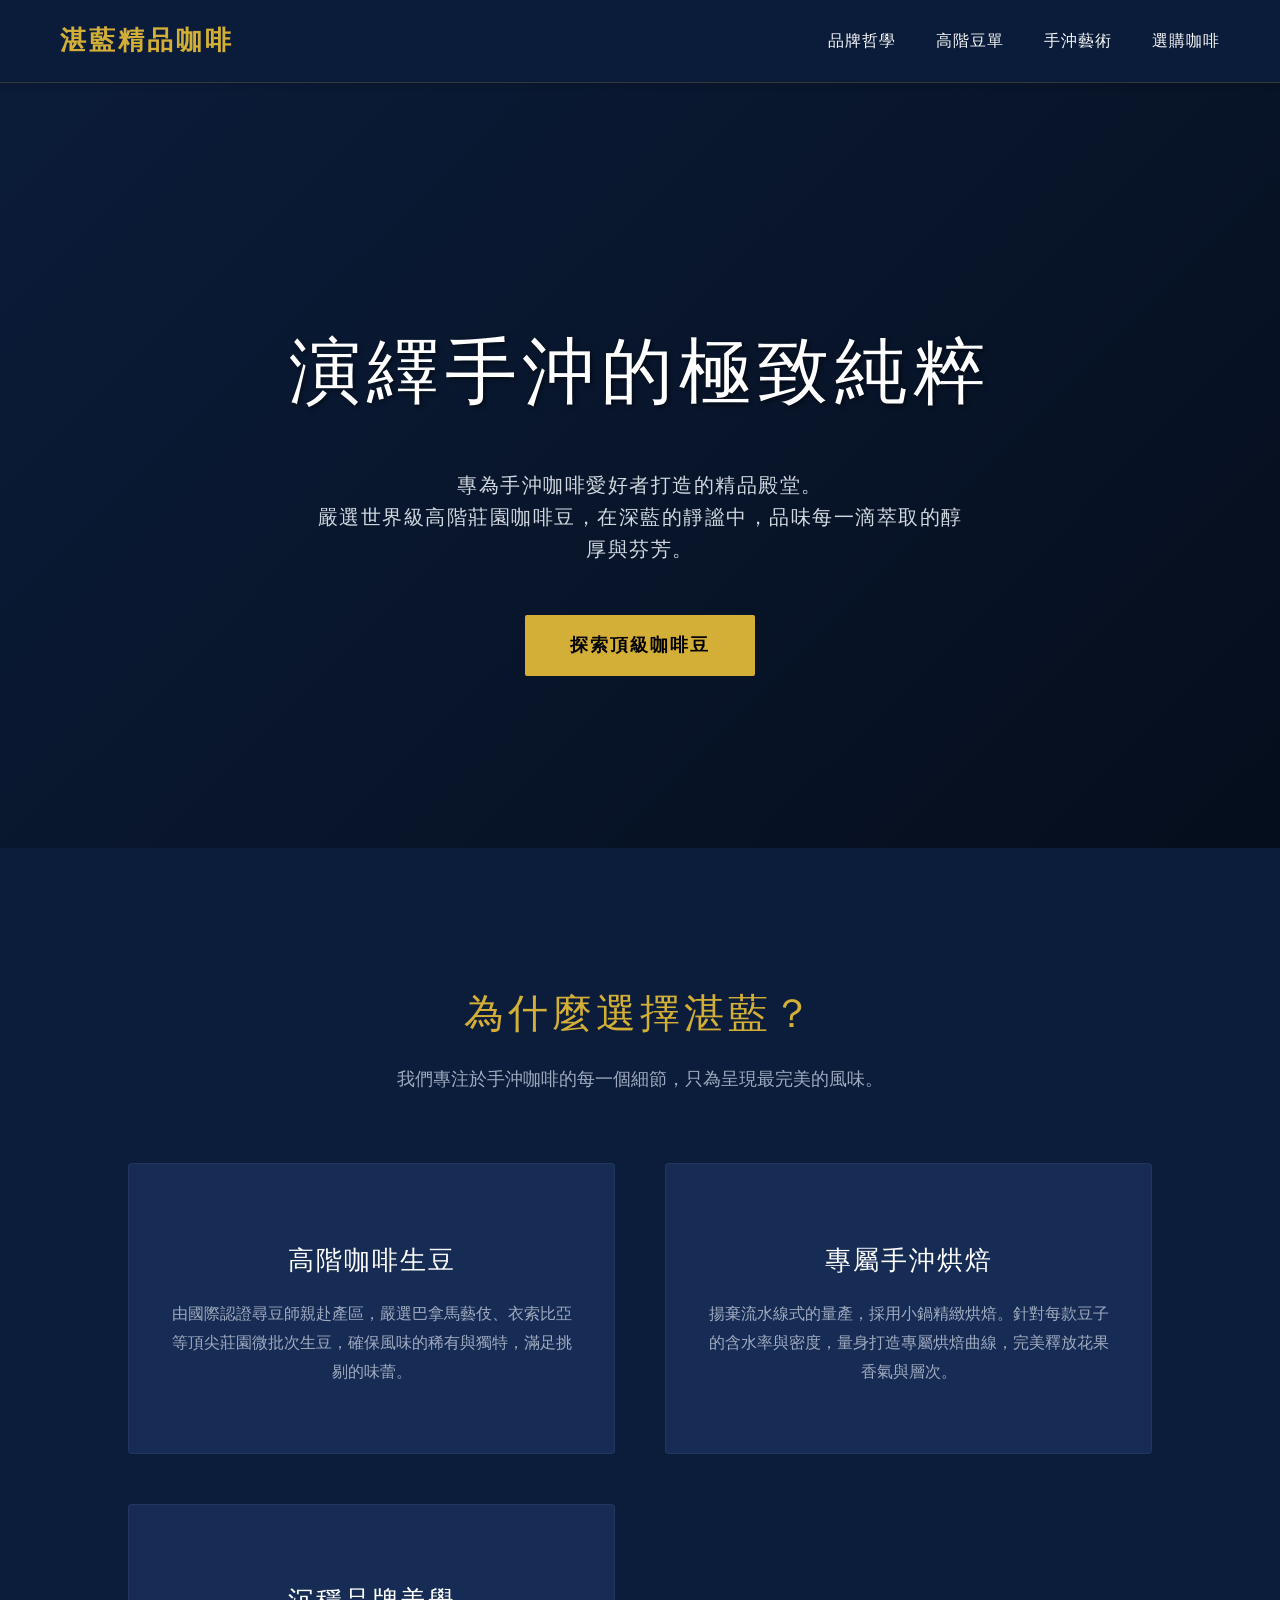
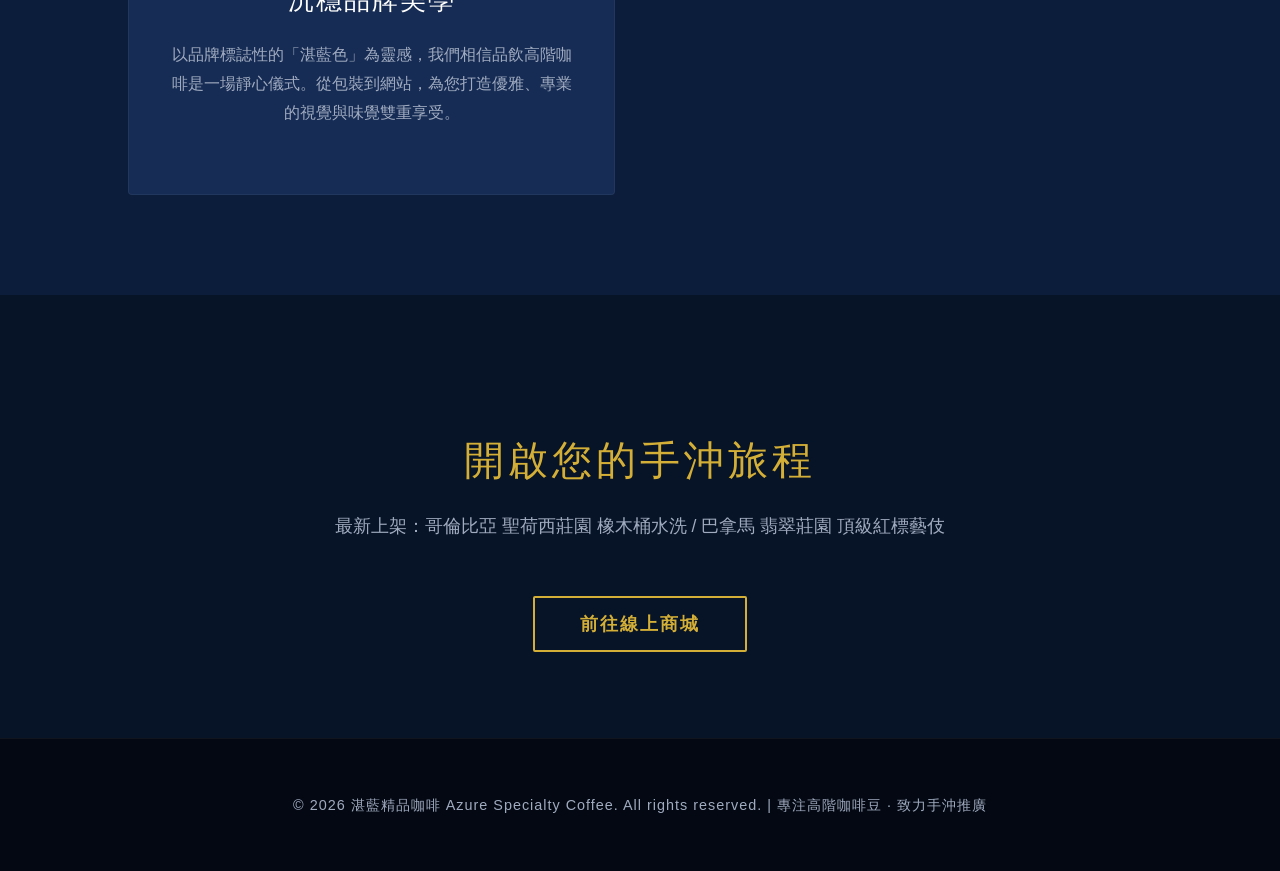
<file: w1/index.html>
<!DOCTYPE html>
<html lang="zh-TW">
<head>
    <meta charset="UTF-8">
    <meta name="viewport" content="width=device-width, initial-scale=1.0">
    <title>湛藍精品咖啡 | 頂級手沖咖啡</title>
    <style>
        :root {
            --primary-blue: #0b1d3a;
            --secondary-blue: #162c54;
            --accent-gold: #d4af37;
            --text-light: #f8f9fa;
            --text-dark: #a0abc0;
        }
        body {
            margin: 0;
            padding: 0;
            font-family: 'Helvetica Neue', Arial, 'Microsoft JhengHei', sans-serif;
            background-color: var(--primary-blue);
            color: var(--text-light);
            line-height: 1.6;
        }
        header {
            display: flex;
            justify-content: space-between;
            align-items: center;
            padding: 20px 60px;
            background-color: rgba(11, 29, 58, 0.98);
            position: sticky;
            top: 0;
            z-index: 1000;
            border-bottom: 1px solid rgba(212, 175, 55, 0.2);
            box-shadow: 0 4px 6px rgba(0,0,0,0.1);
        }
        .logo {
            font-size: 26px;
            font-weight: 700;
            color: var(--accent-gold);
            text-decoration: none;
            letter-spacing: 3px;
            display: flex;
            align-items: center;
            gap: 10px;
        }
        nav {
            display: flex;
            gap: 40px;
        }
        nav a {
            color: var(--text-light);
            text-decoration: none;
            font-size: 16px;
            letter-spacing: 1px;
            transition: color 0.3s ease;
        }
        nav a:hover {
            color: var(--accent-gold);
        }
        .hero {
            height: 85vh;
            display: flex;
            flex-direction: column;
            justify-content: center;
            align-items: center;
            text-align: center;
            background: linear-gradient(135deg, rgba(11,29,58,0.9) 0%, rgba(5,13,26,0.9) 100%), 
                        url('https://images.unsplash.com/photo-1497935586351-b67a49e012bf?ixlib=rb-1.2.1&auto=format&fit=crop&w=1920&q=80') no-repeat center center/cover;
            background-blend-mode: overlay;
            padding: 0 20px;
        }
        .hero h1 {
            font-size: 4.5rem;
            margin-bottom: 20px;
            letter-spacing: 6px;
            color: #ffffff;
            font-weight: 300;
            text-shadow: 2px 2px 4px rgba(0,0,0,0.5);
        }
        .hero p {
            font-size: 1.25rem;
            max-width: 650px;
            color: #d1d8e0;
            margin-bottom: 50px;
            letter-spacing: 1.5px;
        }
        .btn {
            padding: 16px 45px;
            background-color: var(--accent-gold);
            color: #000;
            text-decoration: none;
            font-size: 1.1rem;
            font-weight: bold;
            border-radius: 2px;
            transition: all 0.3s ease;
            letter-spacing: 2px;
        }
        .btn:hover {
            background-color: #fce28b;
            transform: translateY(-3px);
            box-shadow: 0 10px 20px rgba(0,0,0,0.2);
        }
        .section {
            padding: 100px 10%;
        }
        .section-title {
            text-align: center;
            font-size: 2.5rem;
            color: var(--accent-gold);
            margin-bottom: 20px;
            font-weight: 300;
            letter-spacing: 4px;
        }
        .section-subtitle {
            text-align: center;
            color: var(--text-dark);
            margin-bottom: 70px;
            font-size: 1.1rem;
        }
        .features {
            display: grid;
            grid-template-columns: repeat(auto-fit, minmax(320px, 1fr));
            gap: 50px;
        }
        .feature-card {
            background-color: var(--secondary-blue);
            padding: 50px 40px;
            border-radius: 4px;
            text-align: center;
            border: 1px solid rgba(255,255,255,0.05);
            transition: all 0.4s ease;
            position: relative;
            overflow: hidden;
        }
        .feature-card::before {
            content: '';
            position: absolute;
            top: 0; left: 0; width: 100%; height: 3px;
            background-color: var(--accent-gold);
            transform: scaleX(0);
            transition: transform 0.4s ease;
        }
        .feature-card:hover::before {
            transform: scaleX(1);
        }
        .feature-card:hover {
            transform: translateY(-10px);
            box-shadow: 0 15px 30px rgba(0,0,0,0.3);
            border-color: rgba(212, 175, 55, 0.3);
        }
        .feature-card h3 {
            font-size: 1.6rem;
            margin-bottom: 20px;
            color: #fff;
            font-weight: 400;
            letter-spacing: 2px;
        }
        .feature-card p {
            color: var(--text-dark);
            font-size: 1rem;
            line-height: 1.8;
        }
        .shop-section {
            background-color: #071326;
            text-align: center;
        }
        footer {
            text-align: center;
            padding: 40px;
            background-color: #030812;
            color: var(--text-dark);
            font-size: 0.9rem;
            border-top: 1px solid rgba(255,255,255,0.05);
            letter-spacing: 1px;
        }
    </style>
</head>
<body>
    <header>
        <a href="#" class="logo">湛藍精品咖啡</a>
        <nav>
            <a href="#about">品牌哲學</a>
            <a href="#beans">高階豆單</a>
            <a href="#brew">手沖藝術</a>
            <a href="#shop">選購咖啡</a>
        </nav>
    </header>

    <section class="hero">
        <h1>演繹手沖的極致純粹</h1>
        <p>專為手沖咖啡愛好者打造的精品殿堂。<br>嚴選世界級高階莊園咖啡豆，在深藍的靜謐中，品味每一滴萃取的醇厚與芬芳。</p>
        <a href="#shop" class="btn">探索頂級咖啡豆</a>
    </section>

    <section id="about" class="section">
        <h2 class="section-title">為什麼選擇湛藍？</h2>
        <p class="section-subtitle">我們專注於手沖咖啡的每一個細節，只為呈現最完美的風味。</p>
        
        <div class="features">
            <div class="feature-card">
                <h3>高階咖啡生豆</h3>
                <p>由國際認證尋豆師親赴產區，嚴選巴拿馬藝伎、衣索比亞等頂尖莊園微批次生豆，確保風味的稀有與獨特，滿足挑剔的味蕾。</p>
            </div>
            <div class="feature-card">
                <h3>專屬手沖烘焙</h3>
                <p>揚棄流水線式的量產，採用小鍋精緻烘焙。針對每款豆子的含水率與密度，量身打造專屬烘焙曲線，完美釋放花果香氣與層次。</p>
            </div>
            <div class="feature-card">
                <h3>沉穩品牌美學</h3>
                <p>以品牌標誌性的「湛藍色」為靈感，我們相信品飲高階咖啡是一場靜心儀式。從包裝到網站，為您打造優雅、專業的視覺與味覺雙重享受。</p>
            </div>
        </div>
    </section>

    <section id="shop" class="section shop-section">
        <h2 class="section-title">開啟您的手沖旅程</h2>
        <p class="section-subtitle">最新上架：哥倫比亞 聖荷西莊園 橡木桶水洗 / 巴拿馬 翡翠莊園 頂級紅標藝伎</p>
        <a href="#" class="btn" style="background-color: transparent; border: 2px solid var(--accent-gold); color: var(--accent-gold);">前往線上商城</a>
    </section>

    <footer>
        <p>&copy; 2026 湛藍精品咖啡 Azure Specialty Coffee. All rights reserved. | 專注高階咖啡豆 · 致力手沖推廣</p>
    </footer>
</body>
</html>
</file>
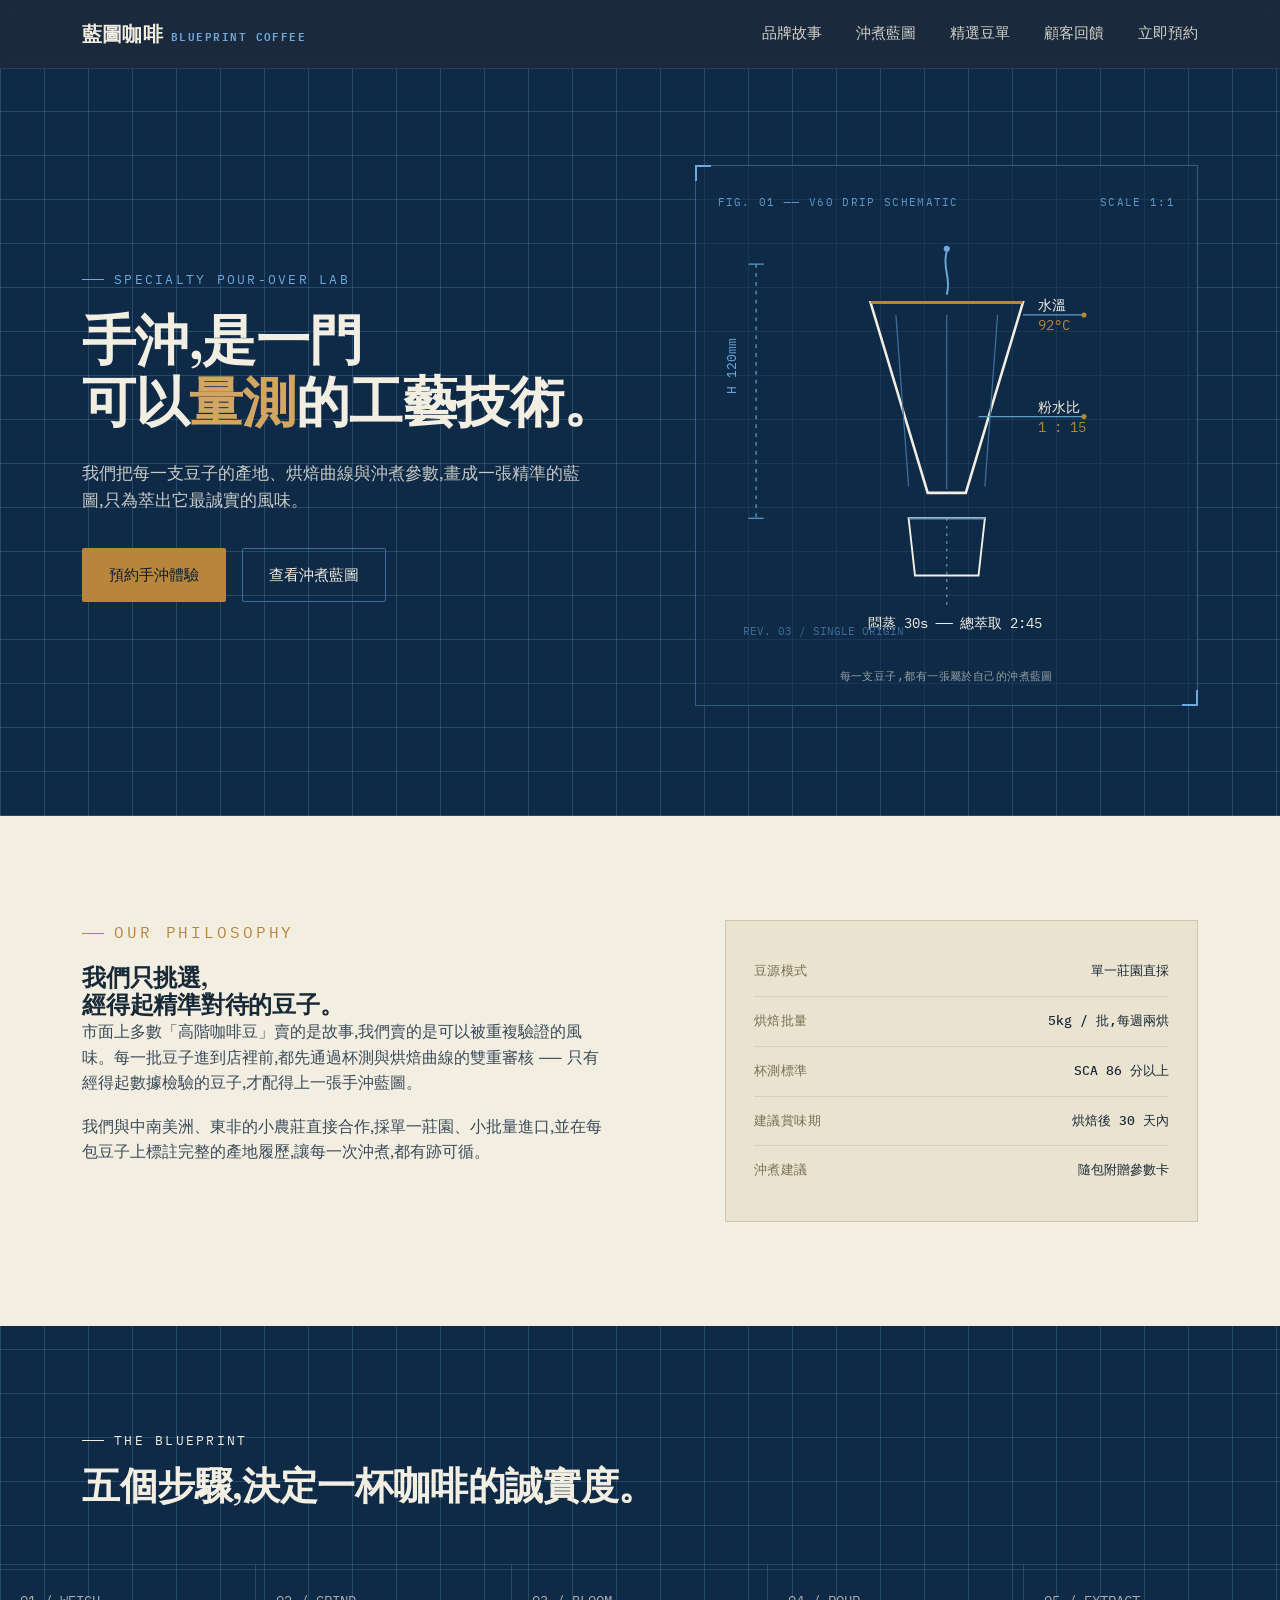
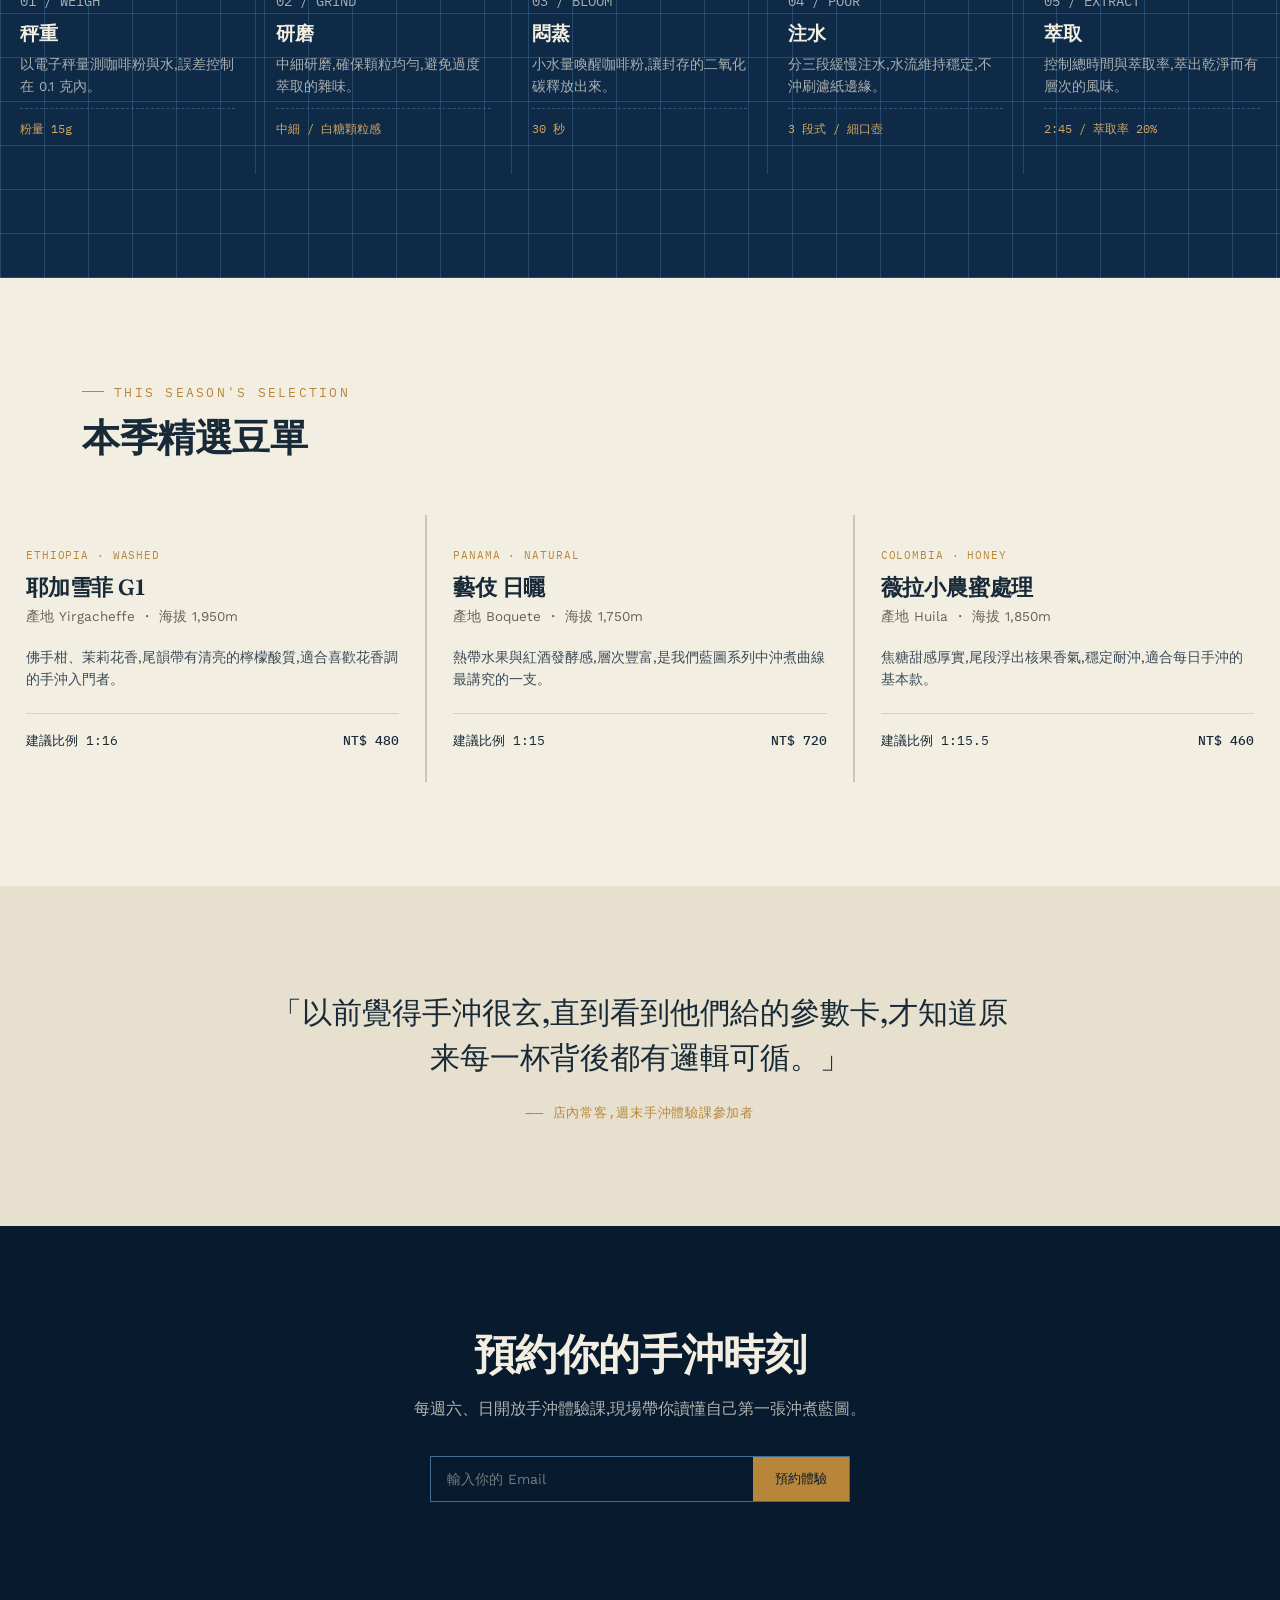
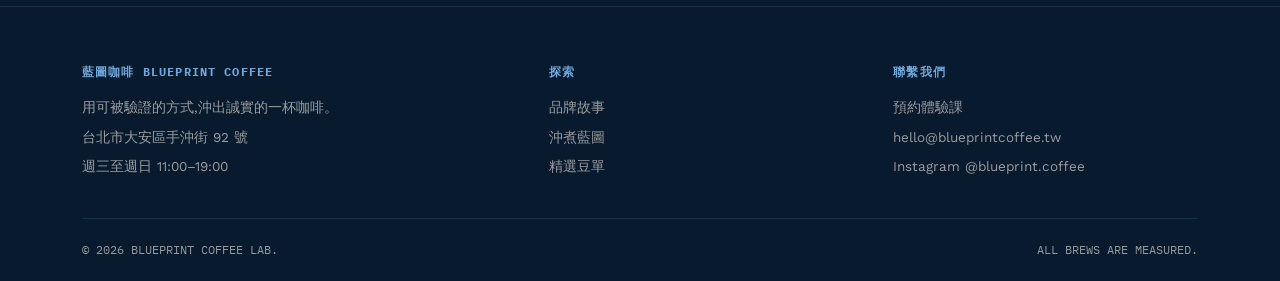
<file: week3/index.html>
<!DOCTYPE html>
<html lang="zh-Hant">
<head>
<meta charset="UTF-8">
<meta name="viewport" content="width=device-width, initial-scale=1.0">
<title>藍圖咖啡 Blueprint Coffee ── 精準手沖,誠實風味</title>
<link rel="preconnect" href="https://fonts.googleapis.com">
<link rel="preconnect" href="https://fonts.gstatic.com" crossorigin>
<link href="https://fonts.googleapis.com/css2?family=Fraunces:opsz,wght@9..144,400;9..144,500;9..144,600;9..144,700&family=Work+Sans:wght@300;400;500;600&family=IBM+Plex+Mono:wght@400;500&display=swap" rel="stylesheet">
<style>
  :root{
    --ink-black:#081A2E;
    --blueprint:#0E2A47;
    --blueprint-line:#3E6E96;
    --blueprint-line-soft:rgba(94,155,197,0.28);
    --paper:#F3EEE2;
    --paper-dim:#E7E0CE;
    --brass:#B8863B;
    --brass-light:#D2A662;
    --sky:#6FA8DC;
    --ink-on-paper:#182A38;
    --max-w:1180px;
  }

  *{margin:0;padding:0;box-sizing:border-box;}
  html{scroll-behavior:smooth;}
  body{
    font-family:'Work Sans', sans-serif;
    background:var(--paper);
    color:var(--ink-on-paper);
    line-height:1.6;
    -webkit-font-smoothing:antialiased;
  }
  a{color:inherit;text-decoration:none;}
  img,svg{display:block;max-width:100%;}
  .container{max-width:var(--max-w);margin:0 auto;padding:0 32px;}
  .eyebrow{
    font-family:'IBM Plex Mono', monospace;
    font-size:12.5px;
    letter-spacing:0.18em;
    text-transform:uppercase;
    display:flex;
    align-items:center;
    gap:10px;
  }
  .eyebrow::before{
    content:"";
    width:22px;height:1px;
    background:currentColor;
    display:inline-block;
  }
  h1,h2,h3{
    font-family:'Fraunces', serif;
    font-weight:600;
    line-height:1.15;
    letter-spacing:-0.01em;
  }
  .btn{
    display:inline-flex;
    align-items:center;
    gap:10px;
    padding:14px 26px;
    border-radius:2px;
    font-family:'Work Sans', sans-serif;
    font-size:15px;
    font-weight:500;
    border:1px solid transparent;
    cursor:pointer;
    transition:transform .25s ease, background .25s ease, border-color .25s ease, color .25s ease;
  }
  .btn:focus-visible{outline:2px solid var(--sky);outline-offset:3px;}
  .btn-primary{background:var(--brass);color:var(--ink-black);}
  .btn-primary:hover{background:var(--brass-light);transform:translateY(-1px);}
  .btn-ghost{border-color:var(--blueprint-line);color:var(--paper);}
  .btn-ghost:hover{border-color:var(--sky);color:var(--sky);}
  .btn-ghost.on-paper{border-color:var(--ink-on-paper);color:var(--ink-on-paper);}
  .btn-ghost.on-paper:hover{border-color:var(--brass);color:var(--brass);}

  /* ---------- NAV ---------- */
  header{
    position:sticky;top:0;z-index:50;
    background:rgba(8,26,46,0.92);
    backdrop-filter:blur(6px);
    border-bottom:1px solid rgba(94,155,197,0.2);
  }
  nav{
    max-width:var(--max-w);margin:0 auto;padding:18px 32px;
    display:flex;align-items:center;justify-content:space-between;
    color:var(--paper);
  }
  .logo{
    font-family:'Fraunces', serif;
    font-size:20px;font-weight:600;letter-spacing:0.01em;
    color:var(--paper);display:flex;align-items:baseline;gap:8px;
  }
  .logo span{
    font-family:'IBM Plex Mono', monospace;
    font-size:10.5px;letter-spacing:0.14em;color:var(--sky);
  }
  .nav-links{display:flex;gap:34px;font-size:14.5px;}
  .nav-links a{opacity:0.85;transition:opacity .2s;}
  .nav-links a:hover{opacity:1;color:var(--sky);}
  .nav-toggle{display:none;background:none;border:none;color:var(--paper);font-size:24px;cursor:pointer;}

  @media (max-width:860px){
    .nav-links{
      position:absolute;top:100%;left:0;right:0;
      background:var(--ink-black);
      flex-direction:column;gap:0;
      max-height:0;overflow:hidden;
      transition:max-height .3s ease;
    }
    .nav-links.open{max-height:320px;}
    .nav-links a{padding:16px 32px;border-top:1px solid rgba(94,155,197,0.15);}
    .nav-toggle{display:block;}
  }

  /* ---------- HERO ---------- */
  .hero{
    background:
      repeating-linear-gradient(0deg, var(--blueprint-line-soft) 0, var(--blueprint-line-soft) 1px, transparent 1px, transparent 44px),
      repeating-linear-gradient(90deg, var(--blueprint-line-soft) 0, var(--blueprint-line-soft) 1px, transparent 1px, transparent 44px),
      var(--blueprint);
    color:var(--paper);
    padding:96px 0 110px;
    position:relative;
    overflow:hidden;
  }
  .hero-grid{
    max-width:var(--max-w);margin:0 auto;padding:0 32px;
    display:grid;grid-template-columns:1.05fr 0.95fr;gap:56px;align-items:center;
  }
  .hero h1{font-size:clamp(34px,4.6vw,54px);margin:20px 0 26px;color:var(--paper);}
  .hero h1 em{font-style:normal;color:var(--brass-light);}
  .hero p.lede{font-size:17px;max-width:46ch;color:rgba(243,238,226,0.82);margin-bottom:34px;}
  .hero-cta{display:flex;gap:16px;flex-wrap:wrap;}
  .hero-eyebrow{color:var(--sky);margin-bottom:6px;}

  .blueprint-plate{
    position:relative;
    border:1px solid rgba(94,155,197,0.45);
    background:rgba(15,42,71,0.55);
    padding:28px 22px 20px;
  }
  .blueprint-plate::before,.blueprint-plate::after,
  .plate-corner-tl,.plate-corner-br{
    content:"";position:absolute;width:14px;height:14px;
    border-color:var(--sky);
  }
  .blueprint-plate::before{top:-1px;left:-1px;border-top:2px solid var(--sky);border-left:2px solid var(--sky);}
  .blueprint-plate::after{bottom:-1px;right:-1px;border-bottom:2px solid var(--sky);border-right:2px solid var(--sky);}
  .plate-label{
    font-family:'IBM Plex Mono', monospace;font-size:11px;letter-spacing:0.12em;
    color:var(--sky);display:flex;justify-content:space-between;margin-bottom:14px;opacity:0.85;
  }
  .plate-caption{
    font-family:'IBM Plex Mono', monospace;font-size:11px;color:rgba(243,238,226,0.6);
    text-align:center;margin-top:10px;letter-spacing:0.04em;
  }

  @media (max-width:900px){
    .hero-grid{grid-template-columns:1fr;}
    .hero{padding:64px 0 76px;}
  }

  /* ---------- SECTION SHARED ---------- */
  section{padding:104px 0;}
  .section-head{max-width:640px;margin-bottom:56px;}
  .section-head h2{font-size:clamp(26px,3.2vw,38px);margin-top:14px;}
  .on-dark{background:var(--ink-black);color:var(--paper);}
  .on-dark .eyebrow{color:var(--sky);}
  .on-paper .eyebrow{color:var(--brass);}

  /* ---------- ABOUT / SPEC SHEET ---------- */
  .about-grid{display:grid;grid-template-columns:1.1fr 0.9fr;gap:64px;align-items:start;}
  .about-grid p{font-size:16px;color:#3a4b58;max-width:52ch;margin-bottom:18px;}
  .spec-sheet{border:1px solid #cfc6ac;background:#EAE3D0;padding:26px 28px;}
  .spec-row{
    display:flex;justify-content:space-between;gap:20px;
    padding:14px 0;border-bottom:1px solid #d8d0b8;
    font-family:'IBM Plex Mono', monospace;font-size:13px;
  }
  .spec-row:last-child{border-bottom:none;}
  .spec-row dt{color:#7a6f52;letter-spacing:0.04em;}
  .spec-row dd{font-weight:500;color:var(--ink-on-paper);text-align:right;}

  @media (max-width:860px){ .about-grid{grid-template-columns:1fr;} }

  /* ---------- PROCESS BLUEPRINT ---------- */
  .process{
    background:
      repeating-linear-gradient(0deg, var(--blueprint-line-soft) 0, var(--blueprint-line-soft) 1px, transparent 1px, transparent 44px),
      repeating-linear-gradient(90deg, var(--blueprint-line-soft) 0, var(--blueprint-line-soft) 1px, transparent 1px, transparent 44px),
      var(--blueprint);
    color:var(--paper);
  }
  .steps{
    display:grid;grid-template-columns:repeat(5,1fr);gap:0;
    border-top:1px solid var(--blueprint-line-soft);
  }
  .step{
    padding:26px 20px;border-right:1px solid var(--blueprint-line-soft);position:relative;
  }
  .step:last-child{border-right:none;}
  .step-index{font-family:'IBM Plex Mono', monospace;font-size:12px;color:var(--sky);margin-bottom:14px;}
  .step h3{font-size:19px;color:var(--paper);margin-bottom:10px;font-weight:600;}
  .step p{font-size:13.5px;color:rgba(243,238,226,0.68);margin-bottom:10px;}
  .step .metric{
    font-family:'IBM Plex Mono', monospace;font-size:12px;color:var(--brass-light);
    border-top:1px dashed rgba(94,155,197,0.4);padding-top:10px;
  }
  @media (max-width:960px){
    .steps{grid-template-columns:1fr 1fr;}
    .step{border-right:1px solid var(--blueprint-line-soft);border-bottom:1px solid var(--blueprint-line-soft);}
    .step:nth-child(2n){border-right:none;}
  }
  @media (max-width:560px){
    .steps{grid-template-columns:1fr;}
    .step{border-right:none;}
  }

  /* ---------- BEANS ---------- */
  .bean-grid{display:grid;grid-template-columns:repeat(3,1fr);gap:2px;background:#cfc6ac;}
  .bean-card{
    background:var(--paper);padding:32px 26px;position:relative;
    display:flex;flex-direction:column;height:100%;
  }
  .bean-tag{
    font-family:'IBM Plex Mono', monospace;font-size:11px;color:var(--brass);
    letter-spacing:0.08em;margin-bottom:10px;
  }
  .bean-card h3{font-size:22px;margin-bottom:6px;}
  .bean-origin{font-size:13.5px;color:#6b6250;margin-bottom:18px;}
  .bean-notes{font-size:14px;color:#3a4b58;margin-bottom:22px;flex-grow:1;}
  .bean-meta{
    display:flex;justify-content:space-between;align-items:center;
    border-top:1px solid #d8d0b8;padding-top:16px;
    font-family:'IBM Plex Mono', monospace;font-size:12.5px;
  }
  .bean-price{color:var(--ink-on-paper);font-weight:500;}
  @media (max-width:900px){ .bean-grid{grid-template-columns:1fr 1fr;} }
  @media (max-width:600px){ .bean-grid{grid-template-columns:1fr;} }

  /* ---------- QUOTE ---------- */
  .quote-section{background:var(--paper-dim);}
  .quote-wrap{max-width:760px;margin:0 auto;text-align:center;}
  blockquote{
    font-family:'Fraunces', serif;font-size:clamp(22px,2.6vw,30px);
    font-weight:500;line-height:1.5;color:var(--ink-on-paper);margin-bottom:22px;
  }
  .quote-attr{font-family:'IBM Plex Mono', monospace;font-size:12.5px;color:var(--brass);letter-spacing:0.06em;}

  /* ---------- CTA / FOOTER ---------- */
  .cta-section{background:var(--ink-black);color:var(--paper);text-align:center;}
  .cta-section h2{font-size:clamp(28px,3.6vw,42px);margin-bottom:18px;}
  .cta-section p{color:rgba(243,238,226,0.72);max-width:48ch;margin:0 auto 34px;}
  .cta-form{
    display:flex;max-width:420px;margin:0 auto;gap:0;border:1px solid var(--blueprint-line);
  }
  .cta-form input{
    flex:1;background:transparent;border:none;padding:14px 16px;
    color:var(--paper);font-family:'Work Sans', sans-serif;font-size:14px;
  }
  .cta-form input::placeholder{color:rgba(243,238,226,0.45);}
  .cta-form input:focus{outline:none;}
  .cta-form button{
    background:var(--brass);color:var(--ink-black);border:none;
    padding:0 22px;font-weight:500;cursor:pointer;font-family:'Work Sans', sans-serif;
    transition:background .2s;
  }
  .cta-form button:hover{background:var(--brass-light);}

  footer{background:var(--ink-black);border-top:1px solid rgba(94,155,197,0.18);color:rgba(243,238,226,0.6);}
  .footer-grid{
    display:grid;grid-template-columns:1.4fr 1fr 1fr;gap:40px;padding:56px 0 32px;
    font-size:13.5px;
  }
  .footer-grid h4{
    font-family:'IBM Plex Mono', monospace;font-size:11.5px;letter-spacing:0.1em;
    color:var(--sky);margin-bottom:16px;text-transform:uppercase;
  }
  .footer-grid p, .footer-grid a{display:block;margin-bottom:8px;color:rgba(243,238,226,0.62);}
  .footer-grid a:hover{color:var(--paper);}
  .footer-bottom{
    border-top:1px solid rgba(94,155,197,0.15);padding:22px 0;
    font-family:'IBM Plex Mono', monospace;font-size:11.5px;
    display:flex;justify-content:space-between;flex-wrap:wrap;gap:10px;
  }
  @media (max-width:700px){ .footer-grid{grid-template-columns:1fr;} }

  /* ---------- REVEAL ---------- */
  .reveal{opacity:0;transform:translateY(18px);transition:opacity .7s ease, transform .7s ease;}
  .reveal.in{opacity:1;transform:translateY(0);}
  @media (prefers-reduced-motion: reduce){
    .reveal{opacity:1;transform:none;transition:none;}
    html{scroll-behavior:auto;}
  }
</style>
</head>
<body>

<header>
  <nav>
    <a href="#top" class="logo">藍圖咖啡<span>BLUEPRINT COFFEE</span></a>
    <button class="nav-toggle" id="navToggle" aria-label="開啟選單" aria-expanded="false">☰</button>
    <div class="nav-links" id="navLinks">
      <a href="#about">品牌故事</a>
      <a href="#process">沖煮藍圖</a>
      <a href="#beans">精選豆單</a>
      <a href="#quote">顧客回饋</a>
      <a href="#cta">立即預約</a>
    </div>
  </nav>
</header>

<section class="hero" id="top">
  <div class="hero-grid">
    <div>
      <p class="eyebrow hero-eyebrow">SPECIALTY POUR-OVER LAB</p>
      <h1>手沖,是一門<br>可以<em>量測</em>的工藝技術。</h1>
      <p class="lede">我們把每一支豆子的產地、烘焙曲線與沖煮參數,畫成一張精準的藍圖,只為萃出它最誠實的風味。</p>
      <div class="hero-cta">
        <a href="#cta" class="btn btn-primary">預約手沖體驗</a>
        <a href="#process" class="btn btn-ghost">查看沖煮藍圖</a>
      </div>
    </div>

    <div class="blueprint-plate reveal">
      <div class="plate-label"><span>FIG. 01 ── V60 DRIP SCHEMATIC</span><span>SCALE 1:1</span></div>
      <svg viewBox="0 0 360 340" xmlns="http://www.w3.org/2000/svg" role="img" aria-label="V60 手沖濾杯示意圖,標註水溫、粉水比、悶蒸與總萃取時間">
        <!-- dimension lines -->
        <line x1="30" y1="30" x2="30" y2="230" stroke="#5E9BC5" stroke-width="1" stroke-dasharray="3 4"/>
        <line x1="24" y1="30" x2="36" y2="30" stroke="#5E9BC5" stroke-width="1"/>
        <line x1="24" y1="230" x2="36" y2="230" stroke="#5E9BC5" stroke-width="1"/>
        <text x="14" y="132" fill="#6FA8DC" font-size="10" font-family="IBM Plex Mono, monospace" transform="rotate(-90 14 132)">H 120mm</text>

        <!-- dripper cone -->
        <path d="M120 60 L240 60 L195 210 L165 210 Z" fill="none" stroke="#F3EEE2" stroke-width="2"/>
        <path d="M120 60 L240 60" stroke="#B8863B" stroke-width="2"/>
        <!-- ribs -->
        <line x1="140" y1="70" x2="150" y2="205" stroke="#3E6E96" stroke-width="1"/>
        <line x1="180" y1="70" x2="180" y2="207" stroke="#3E6E96" stroke-width="1"/>
        <line x1="220" y1="70" x2="210" y2="205" stroke="#3E6E96" stroke-width="1"/>

        <!-- server -->
        <path d="M150 230 L210 230 L205 275 L155 275 Z" fill="none" stroke="#F3EEE2" stroke-width="1.5"/>
        <line x1="150" y1="230" x2="210" y2="230" stroke="#5E9BC5" stroke-width="1"/>

        <!-- pour line + droplets -->
        <path d="M180 20 C176 34, 184 40, 180 54" stroke="#6FA8DC" stroke-width="1.5" fill="none"/>
        <circle cx="180" cy="18" r="2.4" fill="#6FA8DC"/>

        <!-- annotation callouts -->
        <line x1="240" y1="70" x2="288" y2="70" stroke="#5E9BC5" stroke-width="1"/>
        <circle cx="288" cy="70" r="2" fill="#B8863B"/>
        <text x="252" y="66" fill="#F3EEE2" font-size="11" font-family="IBM Plex Mono, monospace">水溫</text>
        <text x="252" y="82" fill="#B8863B" font-size="11" font-family="IBM Plex Mono, monospace">92°C</text>

        <line x1="205" y1="150" x2="288" y2="150" stroke="#5E9BC5" stroke-width="1"/>
        <circle cx="288" cy="150" r="2" fill="#B8863B"/>
        <text x="252" y="146" fill="#F3EEE2" font-size="11" font-family="IBM Plex Mono, monospace">粉水比</text>
        <text x="252" y="162" fill="#B8863B" font-size="11" font-family="IBM Plex Mono, monospace">1 : 15</text>

        <line x1="180" y1="230" x2="180" y2="300" stroke="#5E9BC5" stroke-width="1" stroke-dasharray="2 4"/>
        <text x="118" y="316" fill="#F3EEE2" font-size="11" font-family="IBM Plex Mono, monospace">悶蒸 30s ── 總萃取 2:45</text>

        <!-- corner tick -->
        <text x="20" y="322" fill="#3E6E96" font-size="9" font-family="IBM Plex Mono, monospace">REV. 03 / SINGLE ORIGIN</text>
      </svg>
      <p class="plate-caption">每一支豆子,都有一張屬於自己的沖煮藍圖</p>
    </div>
  </div>
</section>

<section class="on-paper" id="about">
  <div class="container">
    <div class="about-grid">
      <div class="reveal">
        <p class="eyebrow">OUR PHILOSOPHY</p>
        <h2>我們只挑選,<br>經得起精準對待的豆子。</h2>
        <p>市面上多數「高階咖啡豆」賣的是故事,我們賣的是可以被重複驗證的風味。每一批豆子進到店裡前,都先通過杯測與烘焙曲線的雙重審核 ── 只有經得起數據檢驗的豆子,才配得上一張手沖藍圖。</p>
        <p>我們與中南美洲、東非的小農莊直接合作,採單一莊園、小批量進口,並在每包豆子上標註完整的產地履歷,讓每一次沖煮,都有跡可循。</p>
      </div>
      <dl class="spec-sheet reveal">
        <div class="spec-row"><dt>豆源模式</dt><dd>單一莊園直採</dd></div>
        <div class="spec-row"><dt>烘焙批量</dt><dd>5kg / 批,每週兩烘</dd></div>
        <div class="spec-row"><dt>杯測標準</dt><dd>SCA 86 分以上</dd></div>
        <div class="spec-row"><dt>建議賞味期</dt><dd>烘焙後 30 天內</dd></div>
        <div class="spec-row"><dt>沖煮建議</dt><dd>隨包附贈參數卡</dd></div>
      </dl>
    </div>
  </div>
</section>

<section class="process" id="process">
  <div class="container">
    <div class="section-head reveal">
      <p class="eyebrow">THE BLUEPRINT</p>
      <h2>五個步驟,決定一杯咖啡的誠實度。</h2>
    </div>
  </div>
  <div class="steps reveal">
    <div class="step">
      <p class="step-index">01 / WEIGH</p>
      <h3>秤重</h3>
      <p>以電子秤量測咖啡粉與水,誤差控制在 0.1 克內。</p>
      <p class="metric">粉量 15g</p>
    </div>
    <div class="step">
      <p class="step-index">02 / GRIND</p>
      <h3>研磨</h3>
      <p>中細研磨,確保顆粒均勻,避免過度萃取的雜味。</p>
      <p class="metric">中細 / 白糖顆粒感</p>
    </div>
    <div class="step">
      <p class="step-index">03 / BLOOM</p>
      <h3>悶蒸</h3>
      <p>小水量喚醒咖啡粉,讓封存的二氧化碳釋放出來。</p>
      <p class="metric">30 秒</p>
    </div>
    <div class="step">
      <p class="step-index">04 / POUR</p>
      <h3>注水</h3>
      <p>分三段緩慢注水,水流維持穩定,不沖刷濾紙邊緣。</p>
      <p class="metric">3 段式 / 細口壺</p>
    </div>
    <div class="step">
      <p class="step-index">05 / EXTRACT</p>
      <h3>萃取</h3>
      <p>控制總時間與萃取率,萃出乾淨而有層次的風味。</p>
      <p class="metric">2:45 / 萃取率 20%</p>
    </div>
  </div>
</section>

<section class="on-paper" id="beans">
  <div class="container">
    <div class="section-head reveal">
      <p class="eyebrow">THIS SEASON'S SELECTION</p>
      <h2>本季精選豆單</h2>
    </div>
  </div>
  <div class="bean-grid reveal">
    <div class="bean-card">
      <p class="bean-tag">ETHIOPIA · WASHED</p>
      <h3>耶加雪菲 G1</h3>
      <p class="bean-origin">產地 Yirgacheffe ・ 海拔 1,950m</p>
      <p class="bean-notes">佛手柑、茉莉花香,尾韻帶有清亮的檸檬酸質,適合喜歡花香調的手沖入門者。</p>
      <div class="bean-meta"><span>建議比例 1:16</span><span class="bean-price">NT$ 480</span></div>
    </div>
    <div class="bean-card">
      <p class="bean-tag">PANAMA · NATURAL</p>
      <h3>藝伎 日曬</h3>
      <p class="bean-origin">產地 Boquete ・ 海拔 1,750m</p>
      <p class="bean-notes">熱帶水果與紅酒發酵感,層次豐富,是我們藍圖系列中沖煮曲線最講究的一支。</p>
      <div class="bean-meta"><span>建議比例 1:15</span><span class="bean-price">NT$ 720</span></div>
    </div>
    <div class="bean-card">
      <p class="bean-tag">COLOMBIA · HONEY</p>
      <h3>薇拉小農蜜處理</h3>
      <p class="bean-origin">產地 Huila ・ 海拔 1,850m</p>
      <p class="bean-notes">焦糖甜感厚實,尾段浮出核果香氣,穩定耐沖,適合每日手沖的基本款。</p>
      <div class="bean-meta"><span>建議比例 1:15.5</span><span class="bean-price">NT$ 460</span></div>
    </div>
  </div>
</section>

<section class="quote-section" id="quote">
  <div class="container">
    <div class="quote-wrap reveal">
      <blockquote>「以前覺得手沖很玄,直到看到他們給的參數卡,才知道原来每一杯背後都有邏輯可循。」</blockquote>
      <p class="quote-attr">── 店內常客,週末手沖體驗課參加者</p>
    </div>
  </div>
</section>

<section class="cta-section" id="cta">
  <div class="container">
    <h2 class="reveal">預約你的手沖時刻</h2>
    <p class="reveal">每週六、日開放手沖體驗課,現場帶你讀懂自己第一張沖煮藍圖。</p>
    <form class="cta-form reveal" onsubmit="event.preventDefault(); this.querySelector('button').textContent='已收到,我們會盡快聯繫';">
      <input type="email" placeholder="輸入你的 Email" required aria-label="Email">
      <button type="submit">預約體驗</button>
    </form>
  </div>
</section>

<footer>
  <div class="container">
    <div class="footer-grid">
      <div>
        <h4>藍圖咖啡 BLUEPRINT COFFEE</h4>
        <p>用可被驗證的方式,沖出誠實的一杯咖啡。</p>
        <p>台北市大安區手沖街 92 號</p>
        <p>週三至週日 11:00–19:00</p>
      </div>
      <div>
        <h4>探索</h4>
        <a href="#about">品牌故事</a>
        <a href="#process">沖煮藍圖</a>
        <a href="#beans">精選豆單</a>
      </div>
      <div>
        <h4>聯繫我們</h4>
        <a href="#cta">預約體驗課</a>
        <a href="mailto:hello@blueprintcoffee.tw">hello@blueprintcoffee.tw</a>
        <a href="#top">Instagram @blueprint.coffee</a>
      </div>
    </div>
    <div class="footer-bottom">
      <span>© 2026 BLUEPRINT COFFEE LAB.</span>
      <span>ALL BREWS ARE MEASURED.</span>
    </div>
  </div>
</footer>

<script>
  // mobile nav toggle
  const navToggle = document.getElementById('navToggle');
  const navLinks = document.getElementById('navLinks');
  navToggle.addEventListener('click', () => {
    const isOpen = navLinks.classList.toggle('open');
    navToggle.setAttribute('aria-expanded', isOpen);
  });
  navLinks.querySelectorAll('a').forEach(a => a.addEventListener('click', () => {
    navLinks.classList.remove('open');
    navToggle.setAttribute('aria-expanded', 'false');
  }));

  // scroll reveal
  const prefersReduced = window.matchMedia('(prefers-reduced-motion: reduce)').matches;
  if (!prefersReduced && 'IntersectionObserver' in window) {
    const io = new IntersectionObserver((entries) => {
      entries.forEach(entry => {
        if (entry.isIntersecting) {
          entry.target.classList.add('in');
          io.unobserve(entry.target);
        }
      });
    }, { threshold: 0.15 });
    document.querySelectorAll('.reveal').forEach(el => io.observe(el));
  } else {
    document.querySelectorAll('.reveal').forEach(el => el.classList.add('in'));
  }
</script>

</body>
</html>
</file>
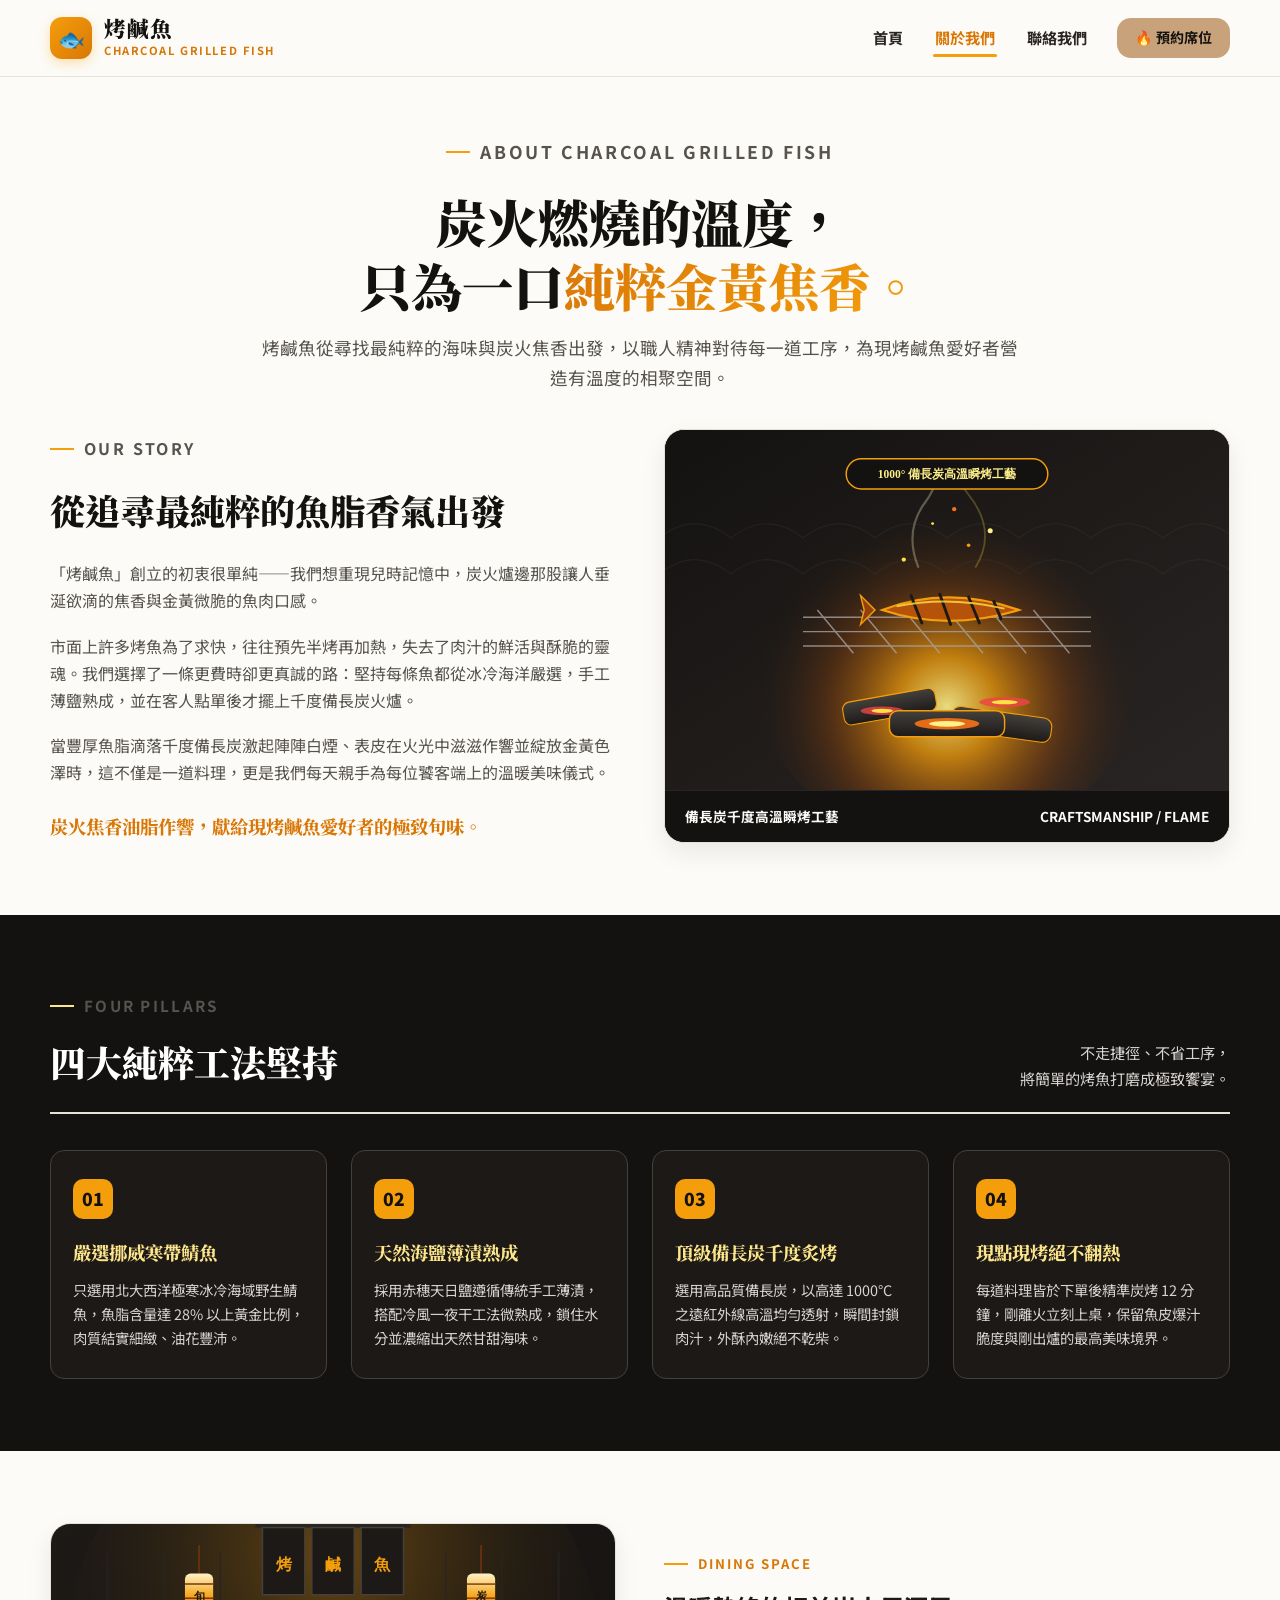
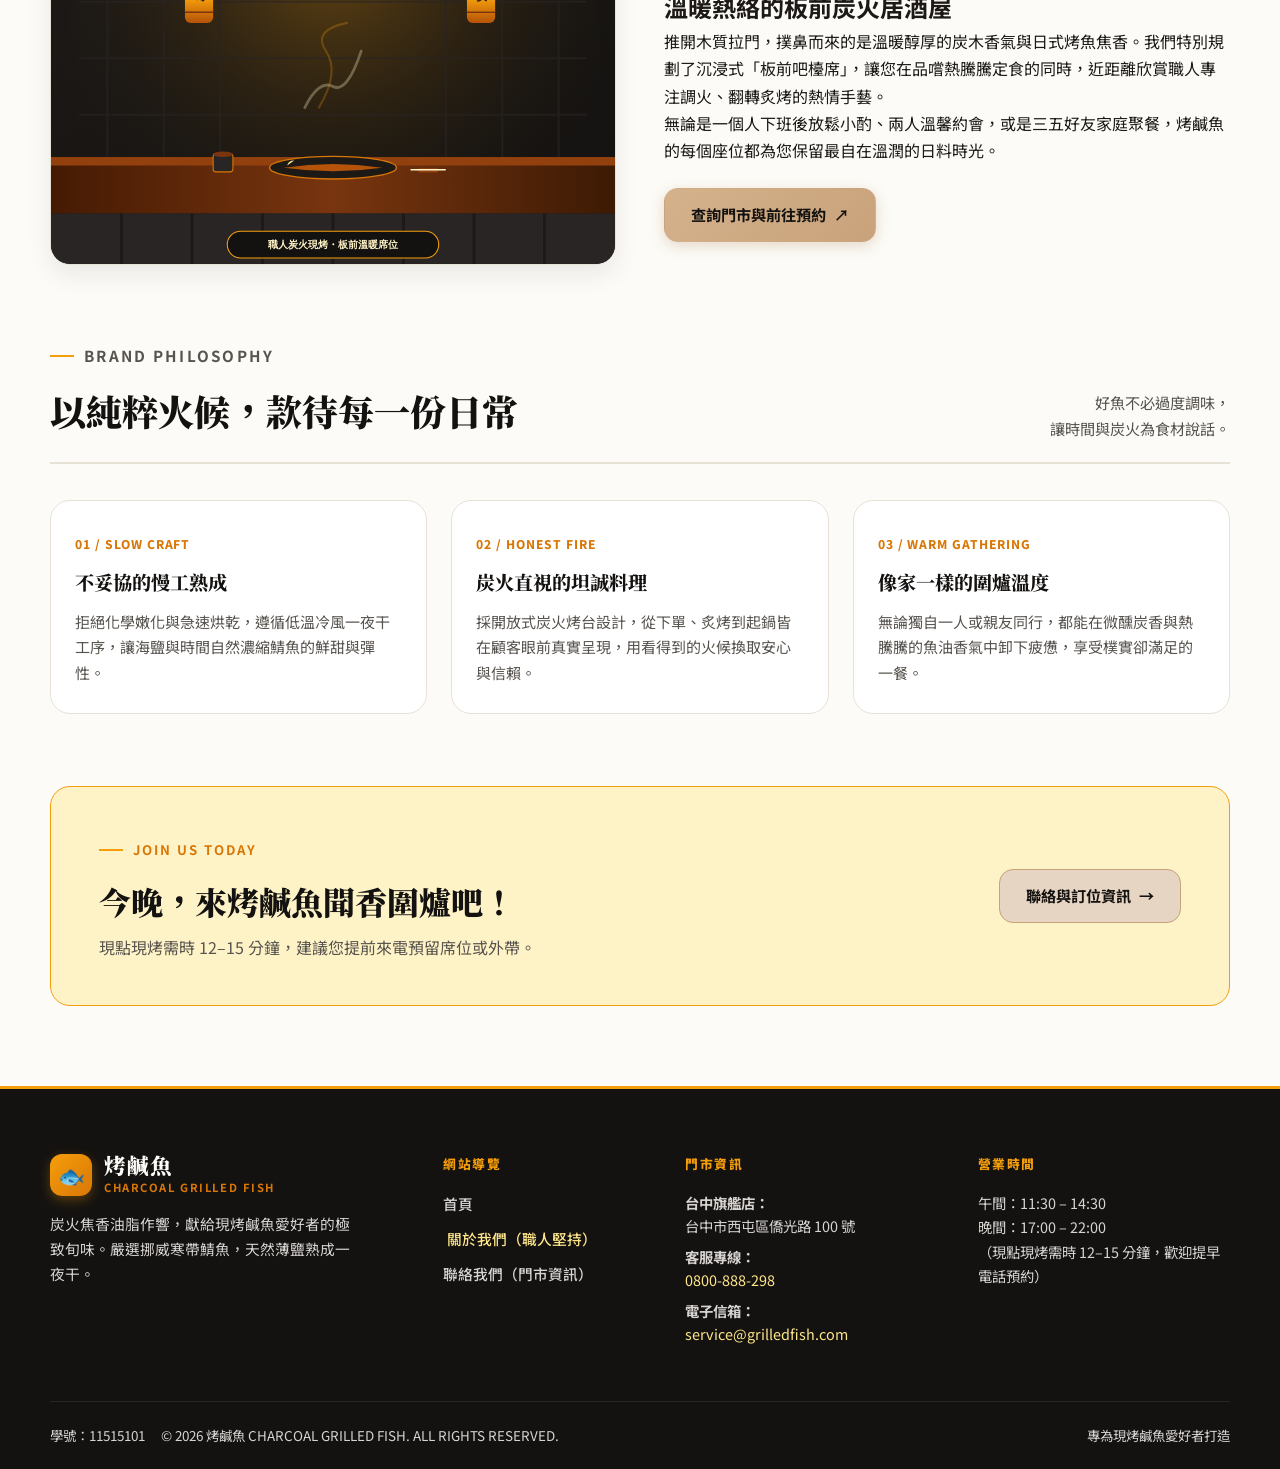
<file: pages/about.html>
<!doctype html>
<html lang="zh-Hant">
<head>
  <meta charset="utf-8">
  <meta name="viewport" content="width=device-width, initial-scale=1">
  <meta name="description" content="認識烤鹹魚品牌故事與四大職人堅持工序：嚴選挪威寒帶鯖魚、海鹽薄漬一夜干、備長炭千度炙烤與現點現烤絕不翻熱。打造現烤鹹魚愛好者的極致旬味。">
  <title>關於我們｜烤鹹魚・職人堅持與品牌故事</title>
  <link rel="stylesheet" href="./assets/css/site.css">
  <script src="./assets/js/site.js" defer></script>
</head>
<body>
  <a class="skip-link" href="#main">跳至主要內容</a>

  <!-- 頂部全站共用導覽列 -->
  <header class="site-header">
    <div class="container header-inner">
      <a class="brand" href="./index.html" aria-label="烤鹹魚首頁">
        <span class="brand-mark" aria-hidden="true">🐟</span>
        <span class="brand-copy">
          <strong>烤鹹魚</strong>
          <small>CHARCOAL GRILLED FISH</small>
        </span>
      </a>

      <button class="menu-toggle" type="button" aria-expanded="false" aria-controls="site-nav" aria-label="開啟導覽選單">
        <span></span><span></span><span></span>
      </button>

      <nav class="site-nav" id="site-nav" aria-label="主要導覽">
        <a href="./index.html">首頁</a>
        <a href="./about.html" aria-current="page">關於我們</a>
        <a href="./contact.html">聯絡我們</a>
        <a class="nav-cta" href="./contact.html">🔥 預約席位</a>
      </nav>
    </div>
  </header>

  <main id="main">
    <!-- 頁面標題與導言 -->
    <section class="page-intro container">
      <p class="eyebrow"><span class="eyebrow-line"></span>ABOUT CHARCOAL GRILLED FISH</p>
      <h1>炭火燃燒的溫度，<br>只為一口<span class="title-accent">純粹金黃焦香。</span></h1>
      <p>烤鹹魚從尋找最純粹的海味與炭火焦香出發，以職人精神對待每一道工序，為現烤鹹魚愛好者營造有溫度的相聚空間。</p>
    </section>

    <!-- 品牌故事 (Our Story) -->
    <section class="story-section container">
      <div class="story-copy">
        <p class="eyebrow"><span class="eyebrow-line"></span>OUR STORY</p>
        <h2>從追尋最純粹的魚脂香氣出發</h2>
        <p>「烤鹹魚」創立的初衷很單純——我們想重現兒時記憶中，炭火爐邊那股讓人垂涎欲滴的焦香與金黃微脆的魚肉口感。</p>
        <p>市面上許多烤魚為了求快，往往預先半烤再加熱，失去了肉汁的鮮活與酥脆的靈魂。我們選擇了一條更費時卻更真誠的路：堅持每條魚都從冰冷海洋嚴選，手工薄鹽熟成，並在客人點單後才擺上千度備長炭火爐。</p>
        <p>當豐厚魚脂滴落千度備長炭激起陣陣白煙、表皮在火光中滋滋作響並綻放金黃色澤時，這不僅是一道料理，更是我們每天親手為每位饕客端上的溫暖美味儀式。</p>
        <span class="story-signoff">炭火焦香油脂作響，獻給現烤鹹魚愛好者的極致旬味。</span>
      </div>

      <figure class="story-visual">
        <img src="./assets/images/craftsmanship.svg" alt="備長炭千度高溫瞬烤鯖魚工藝示意圖">
        <figcaption>
          <span>備長炭千度高溫瞬烤工藝</span>
          <span>CRAFTSMANSHIP / FLAME</span>
        </figcaption>
      </figure>
    </section>

    <!-- 四大職人堅持工序 (Values Section) -->
    <section class="values-section">
      <div class="container">
        <div class="section-heading">
          <div>
            <p class="eyebrow eyebrow-light"><span class="eyebrow-line"></span>FOUR PILLARS</p>
            <h2 style="color: #fff;">四大純粹工法堅持</h2>
          </div>
          <p style="color: var(--text-light-muted);">
            不走捷徑、不省工序，<br>
            將簡單的烤魚打磨成極致饗宴。
          </p>
        </div>

        <div class="values-grid">
          <!-- 堅持 1 -->
          <article class="value-item">
            <span class="value-mark">01</span>
            <h3>嚴選挪威寒帶鯖魚</h3>
            <p>只選用北大西洋極寒冰冷海域野生鯖魚，魚脂含量達 28% 以上黃金比例，肉質結實細緻、油花豐沛。</p>
          </article>

          <!-- 堅持 2 -->
          <article class="value-item">
            <span class="value-mark">02</span>
            <h3>天然海鹽薄漬熟成</h3>
            <p>採用赤穗天日鹽遵循傳統手工薄漬，搭配冷風一夜干工法微熟成，鎖住水分並濃縮出天然甘甜海味。</p>
          </article>

          <!-- 堅持 3 -->
          <article class="value-item">
            <span class="value-mark">03</span>
            <h3>頂級備長炭千度炙烤</h3>
            <p>選用高品質備長炭，以高達 1000°C 之遠紅外線高溫均勻透射，瞬間封鎖肉汁，外酥內嫩絕不乾柴。</p>
          </article>

          <!-- 堅持 4 -->
          <article class="value-item">
            <span class="value-mark">04</span>
            <h3>現點現烤絕不翻熱</h3>
            <p>每道料理皆於下單後精準炭烤 12 分鐘，剛離火立刻上桌，保留魚皮爆汁脆度與剛出爐的最高美味境界。</p>
          </article>
        </div>
      </div>
    </section>

    <!-- 用餐環境介紹 (Environment Section) -->
    <section class="environment-section container">
      <div class="environment-grid">
        <div class="environment-visual">
          <img src="./assets/images/dining-space.svg" alt="烤鹹魚日式居酒屋板前座位與炭火吧檯氛圍">
        </div>

        <div class="environment-copy">
          <p class="eyebrow"><span class="eyebrow-line"></span>DINING SPACE</p>
          <h2>溫暖熱絡的板前炭火居酒屋</h2>
          <p>推開木質拉門，撲鼻而來的是溫暖醇厚的炭木香氣與日式烤魚焦香。我們特別規劃了沉浸式「板前吧檯席」，讓您在品嚐熱騰騰定食的同時，近距離欣賞職人專注調火、翻轉炙烤的熱情手藝。</p>
          <p>無論是一個人下班後放鬆小酌、兩人溫馨約會，或是三五好友家庭聚餐，烤鹹魚的每個座位都為您保留最自在溫潤的日料時光。</p>
          <div class="button-row" style="margin-top: 24px; margin-bottom: 0;">
            <a class="button button-primary" href="./contact.html">查詢門市與前往預約 <span aria-hidden="true">↗</span></a>
          </div>
        </div>
      </div>
    </section>

    <!-- 品牌理念 (Brand Philosophy) -->
    <section class="philosophy-section container">
      <div class="section-heading">
        <div>
          <p class="eyebrow"><span class="eyebrow-line"></span>BRAND PHILOSOPHY</p>
          <h2>以純粹火候，款待每一份日常</h2>
        </div>
        <p>好魚不必過度調味，<br>讓時間與炭火為食材說話。</p>
      </div>

      <div class="philosophy-grid">
        <article class="philosophy-card">
          <span class="philosophy-tag">01 / SLOW CRAFT</span>
          <h3>不妥協的慢工熟成</h3>
          <p>拒絕化學嫩化與急速烘乾，遵循低溫冷風一夜干工序，讓海鹽與時間自然濃縮鯖魚的鮮甜與彈性。</p>
        </article>

        <article class="philosophy-card">
          <span class="philosophy-tag">02 / HONEST FIRE</span>
          <h3>炭火直視的坦誠料理</h3>
          <p>採開放式炭火烤台設計，從下單、炙烤到起鍋皆在顧客眼前真實呈現，用看得到的火候換取安心與信賴。</p>
        </article>

        <article class="philosophy-card">
          <span class="philosophy-tag">03 / WARM GATHERING</span>
          <h3>像家一樣的圍爐溫度</h3>
          <p>無論獨自一人或親友同行，都能在微醺炭香與熱騰騰的魚油香氣中卸下疲憊，享受樸實卻滿足的一餐。</p>
        </article>
      </div>
    </section>

    <!-- 底部行動呼籲 (Closing CTA) -->
    <section class="container">
      <div class="closing-cta">
        <div>
          <p class="eyebrow"><span class="eyebrow-line"></span>JOIN US TODAY</p>
          <h2>今晚，來烤鹹魚聞香圍爐吧！</h2>
          <p style="color: var(--text-muted); margin-top: 6px;">現點現烤需時 12–15 分鐘，建議您提前來電預留席位或外帶。</p>
        </div>
        <a class="button button-secondary" href="./contact.html">聯絡與訂位資訊 <span aria-hidden="true">→</span></a>
      </div>
    </section>
  </main>

  <!-- 全站共用頁尾 -->
  <footer class="site-footer">
    <div class="container footer-main">
      <!-- 品牌欄 -->
      <div class="footer-brand">
        <a class="brand" href="./index.html">
          <span class="brand-mark" aria-hidden="true">🐟</span>
          <span class="brand-copy">
            <strong>烤鹹魚</strong>
            <small>CHARCOAL GRILLED FISH</small>
          </span>
        </a>
        <p>炭火焦香油脂作響，獻給現烤鹹魚愛好者的極致旬味。嚴選挪威寒帶鯖魚，天然薄鹽熟成一夜干。</p>
      </div>

      <!-- 快速導覽 -->
      <div>
        <span class="footer-label">網站導覽</span>
        <div class="footer-links">
          <a href="./index.html">首頁</a>
          <a href="./about.html" aria-current="page">關於我們（職人堅持）</a>
          <a href="./contact.html">聯絡我們（門市資訊）</a>
        </div>
      </div>

      <!-- 聯絡與門市 -->
      <div class="footer-contact">
        <span class="footer-label">門市資訊</span>
        <p><strong>台中旗艦店：</strong><br>台中市西屯區僑光路 100 號</p>
        <p><strong>客服專線：</strong><br><a href="tel:0800888298">0800-888-298</a></p>
        <p><strong>電子信箱：</strong><br><a href="mailto:service@grilledfish.com">service@grilledfish.com</a></p>
      </div>

      <!-- 營業時間 -->
      <div class="footer-aside">
        <span class="footer-label">營業時間</span>
        <p>午間：11:30 – 14:30<br>晚間：17:00 – 22:00<br>（現點現烤需時 12–15 分鐘，歡迎提早電話預約）</p>
      </div>
    </div>

    <div class="container footer-bottom">
      <div class="footer-bottom-copy">
        <span>學號：11515101</span>
        <span>© <span data-year>2026</span> 烤鹹魚 CHARCOAL GRILLED FISH. ALL RIGHTS RESERVED.</span>
      </div>
      <span>專為現烤鹹魚愛好者打造</span>
    </div>
  </footer>
</body>
</html>
</file>
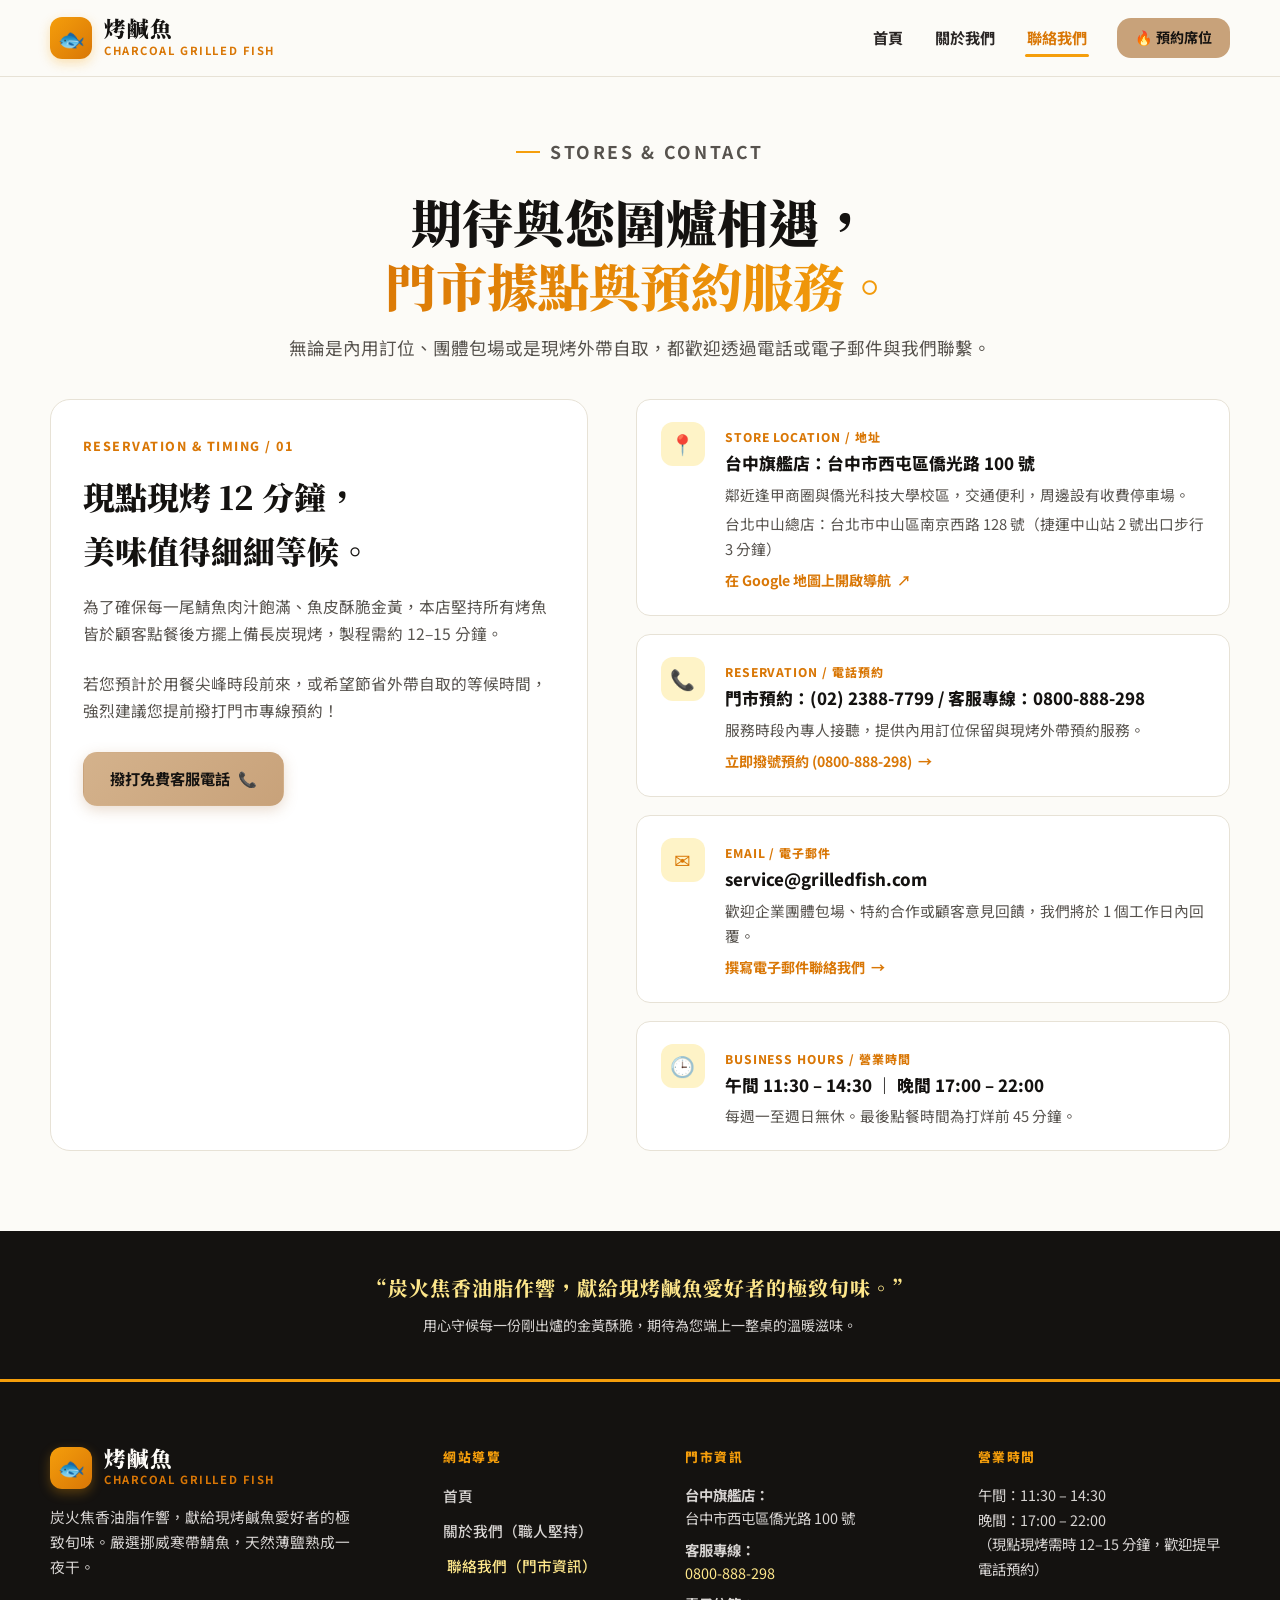
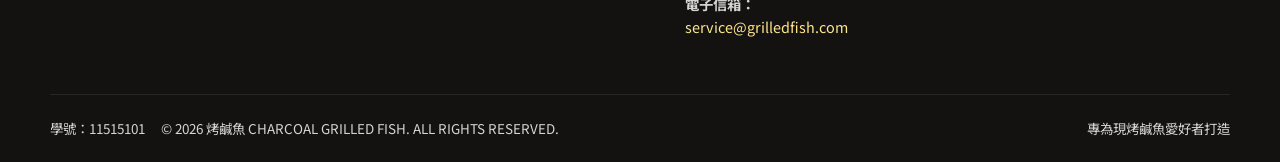
<file: pages/contact.html>
<!doctype html>
<html lang="zh-Hant">
<head>
  <meta charset="utf-8">
  <meta name="viewport" content="width=device-width, initial-scale=1">
  <meta name="description" content="聯絡烤鹹魚。查詢台中旗艦店與門市據點、交通路線、營業時間、訂位與外帶自取預約電話。">
  <title>聯絡我們｜烤鹹魚・門市據點與預約服務</title>
  <link rel="stylesheet" href="./assets/css/site.css">
  <script src="./assets/js/site.js" defer></script>
</head>
<body>
  <a class="skip-link" href="#main">跳至主要內容</a>

  <!-- 頂部全站共用導覽列 -->
  <header class="site-header">
    <div class="container header-inner">
      <a class="brand" href="./index.html" aria-label="烤鹹魚首頁">
        <span class="brand-mark" aria-hidden="true">🐟</span>
        <span class="brand-copy">
          <strong>烤鹹魚</strong>
          <small>CHARCOAL GRILLED FISH</small>
        </span>
      </a>

      <button class="menu-toggle" type="button" aria-expanded="false" aria-controls="site-nav" aria-label="開啟導覽選單">
        <span></span><span></span><span></span>
      </button>

      <nav class="site-nav" id="site-nav" aria-label="主要導覽">
        <a href="./index.html">首頁</a>
        <a href="./about.html">關於我們</a>
        <a href="./contact.html" aria-current="page">聯絡我們</a>
        <a class="nav-cta" href="./contact.html">🔥 預約席位</a>
      </nav>
    </div>
  </header>

  <main id="main">
    <!-- 頁面標題與簡介 -->
    <section class="page-intro container contact-intro">
      <p class="eyebrow"><span class="eyebrow-line"></span>STORES & CONTACT</p>
      <h1>期待與您圍爐相遇，<br><span class="title-accent">門市據點與預約服務。</span></h1>
      <p>無論是內用訂位、團體包場或是現烤外帶自取，都歡迎透過電話或電子郵件與我們聯繫。</p>
    </section>

    <!-- 門市與聯絡資訊區 (Contact Section) -->
    <section class="contact-section container">
      <!-- 左側說明卡片 -->
      <div class="contact-note">
        <span class="contact-index">RESERVATION & TIMING / 01</span>
        <h2>現點現烤 12 分鐘，<br>美味值得細細等候。</h2>
        <p>為了確保每一尾鯖魚肉汁飽滿、魚皮酥脆金黃，本店堅持所有烤魚皆於顧客點餐後方擺上備長炭現烤，製程需約 12–15 分鐘。</p>
        <p>若您預計於用餐尖峰時段前來，或希望節省外帶自取的等候時間，強烈建議您提前撥打門市專線預約！</p>
        <div style="margin-top: 28px;">
          <a class="button button-primary" href="tel:0800888298">撥打免費客服電話 <span aria-hidden="true">📞</span></a>
        </div>
      </div>

      <!-- 右側詳細資訊卡片群 -->
      <div class="contact-details" aria-label="門市聯絡資訊列表">
        <!-- 門市地址 -->
        <div class="contact-card">
          <div class="contact-icon" aria-hidden="true">📍</div>
          <div class="contact-info-block">
            <span class="contact-info-label">STORE LOCATION / 地址</span>
            <div class="contact-info-title">台中旗艦店：台中市西屯區僑光路 100 號</div>
            <p class="contact-info-desc">鄰近逢甲商圈與僑光科技大學校區，交通便利，周邊設有收費停車場。</p>
            <p class="contact-info-desc" style="margin-top: 4px;">台北中山總店：台北市中山區南京西路 128 號（捷運中山站 2 號出口步行 3 分鐘）</p>
            <a class="contact-action-link" href="https://www.google.com/maps/search/?api=1&query=僑光科技大學" target="_blank" rel="noopener noreferrer">
              在 Google 地圖上開啟導航 <span aria-hidden="true">↗</span>
            </a>
          </div>
        </div>

        <!-- 預約電話 -->
        <div class="contact-card">
          <div class="contact-icon" aria-hidden="true">📞</div>
          <div class="contact-info-block">
            <span class="contact-info-label">RESERVATION / 電話預約</span>
            <div class="contact-info-title">門市預約：(02) 2388-7799 / 客服專線：0800-888-298</div>
            <p class="contact-info-desc">服務時段內專人接聽，提供內用訂位保留與現烤外帶預約服務。</p>
            <a class="contact-action-link" href="tel:0800888298">
              立即撥號預約 (0800-888-298) <span aria-hidden="true">→</span>
            </a>
          </div>
        </div>

        <!-- 電子信箱 -->
        <div class="contact-card">
          <div class="contact-icon" aria-hidden="true">✉️</div>
          <div class="contact-info-block">
            <span class="contact-info-label">EMAIL / 電子郵件</span>
            <div class="contact-info-title">service@grilledfish.com</div>
            <p class="contact-info-desc">歡迎企業團體包場、特約合作或顧客意見回饋，我們將於 1 個工作日內回覆。</p>
            <a class="contact-action-link" href="mailto:service@grilledfish.com">
              撰寫電子郵件聯絡我們 <span aria-hidden="true">→</span>
            </a>
          </div>
        </div>

        <!-- 營業時間 -->
        <div class="contact-card">
          <div class="contact-icon" aria-hidden="true">🕒</div>
          <div class="contact-info-block">
            <span class="contact-info-label">BUSINESS HOURS / 營業時間</span>
            <div class="contact-info-title">午間 11:30 – 14:30 ｜ 晚間 17:00 – 22:00</div>
            <p class="contact-info-desc">每週一至週日無休。最後點餐時間為打烊前 45 分鐘。</p>
          </div>
        </div>
      </div>
    </section>

    <!-- 底部溫暖小語 -->
    <section class="contact-footer-band">
      <div class="container contact-band-inner">
        <p>“炭火焦香油脂作響，獻給現烤鹹魚愛好者的極致旬味。”</p>
        <span>用心守候每一份剛出爐的金黃酥脆，期待為您端上一整桌的溫暖滋味。</span>
      </div>
    </section>
  </main>

  <!-- 全站共用頁尾 -->
  <footer class="site-footer">
    <div class="container footer-main">
      <!-- 品牌欄 -->
      <div class="footer-brand">
        <a class="brand" href="./index.html">
          <span class="brand-mark" aria-hidden="true">🐟</span>
          <span class="brand-copy">
            <strong>烤鹹魚</strong>
            <small>CHARCOAL GRILLED FISH</small>
          </span>
        </a>
        <p>炭火焦香油脂作響，獻給現烤鹹魚愛好者的極致旬味。嚴選挪威寒帶鯖魚，天然薄鹽熟成一夜干。</p>
      </div>

      <!-- 快速導覽 -->
      <div>
        <span class="footer-label">網站導覽</span>
        <div class="footer-links">
          <a href="./index.html">首頁</a>
          <a href="./about.html">關於我們（職人堅持）</a>
          <a href="./contact.html" aria-current="page">聯絡我們（門市資訊）</a>
        </div>
      </div>

      <!-- 聯絡與門市 -->
      <div class="footer-contact">
        <span class="footer-label">門市資訊</span>
        <p><strong>台中旗艦店：</strong><br>台中市西屯區僑光路 100 號</p>
        <p><strong>客服專線：</strong><br><a href="tel:0800888298">0800-888-298</a></p>
        <p><strong>電子信箱：</strong><br><a href="mailto:service@grilledfish.com">service@grilledfish.com</a></p>
      </div>

      <!-- 營業時間 -->
      <div class="footer-aside">
        <span class="footer-label">營業時間</span>
        <p>午間：11:30 – 14:30<br>晚間：17:00 – 22:00<br>（現點現烤需時 12–15 分鐘，歡迎提早電話預約）</p>
      </div>
    </div>

    <div class="container footer-bottom">
      <div class="footer-bottom-copy">
        <span>學號：11515101</span>
        <span>© <span data-year>2026</span> 烤鹹魚 CHARCOAL GRILLED FISH. ALL RIGHTS RESERVED.</span>
      </div>
      <span>專為現烤鹹魚愛好者打造</span>
    </div>
  </footer>
</body>
</html>
</file>
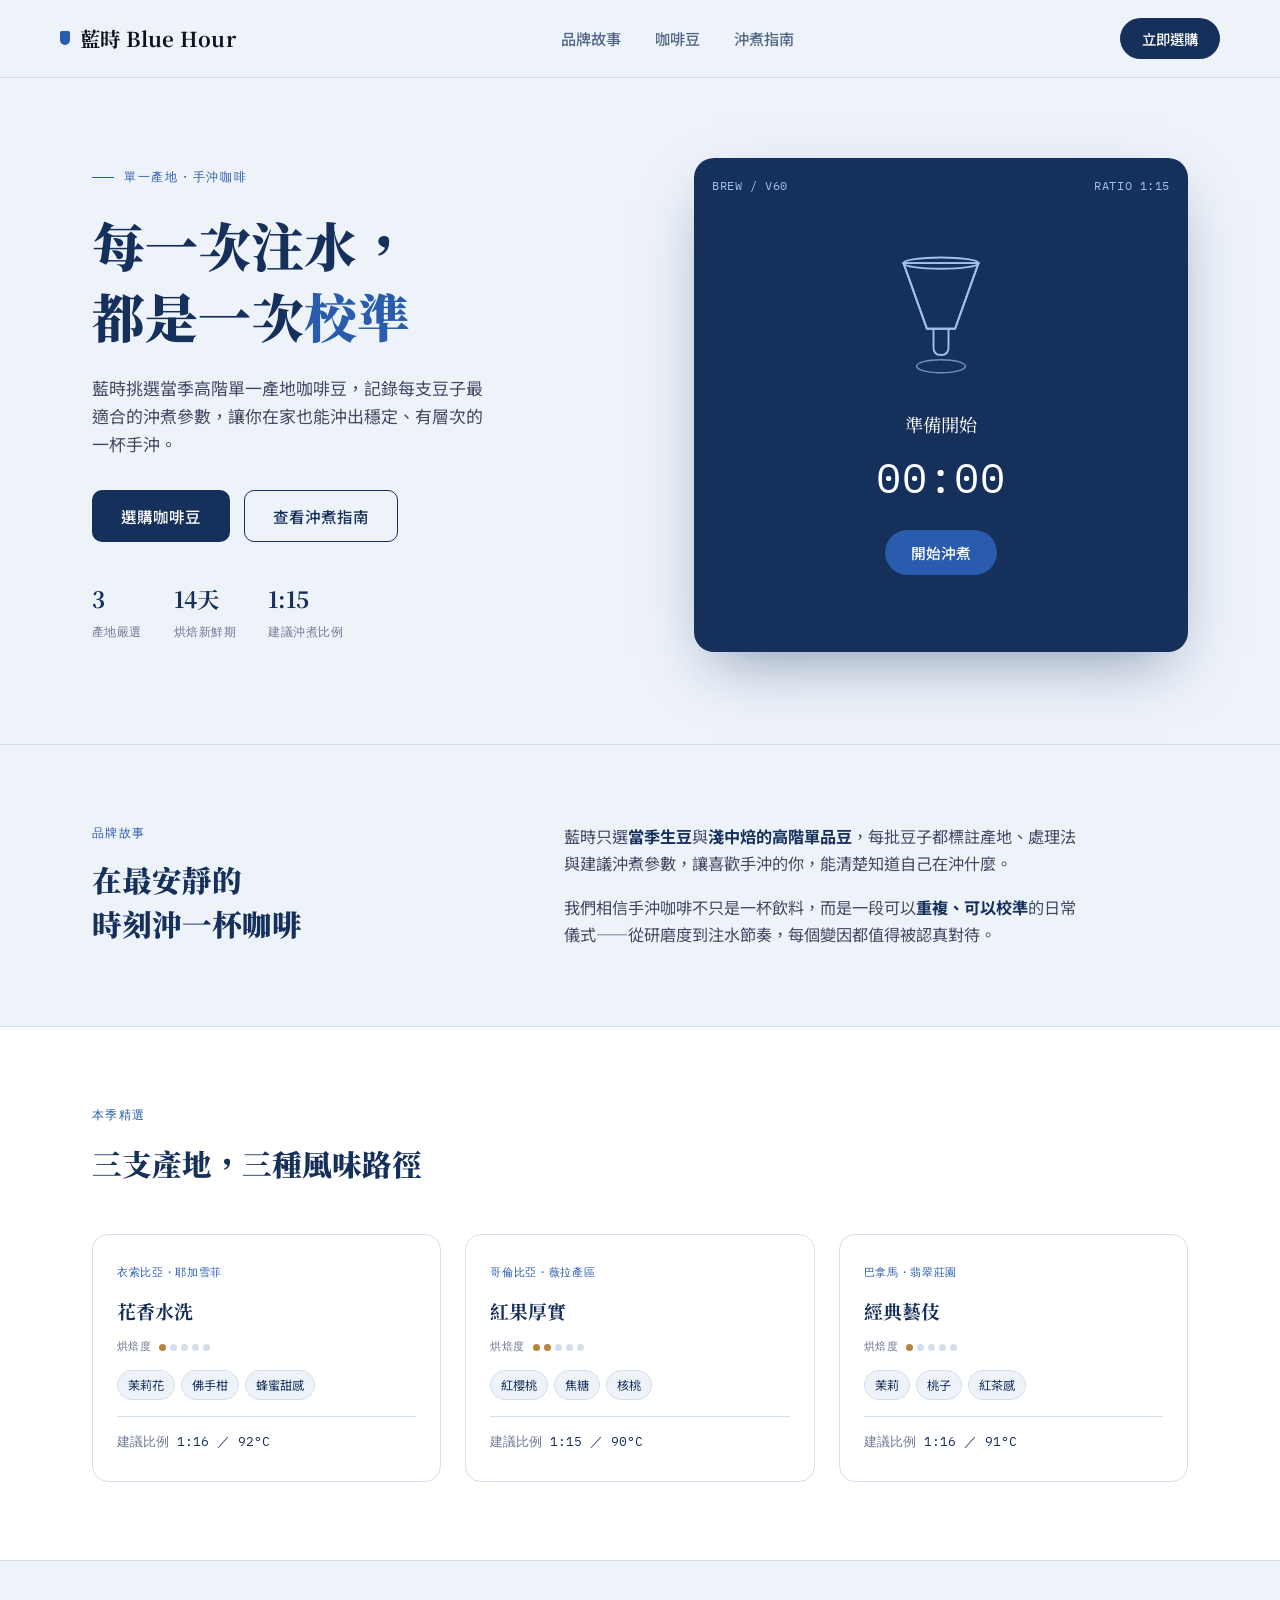
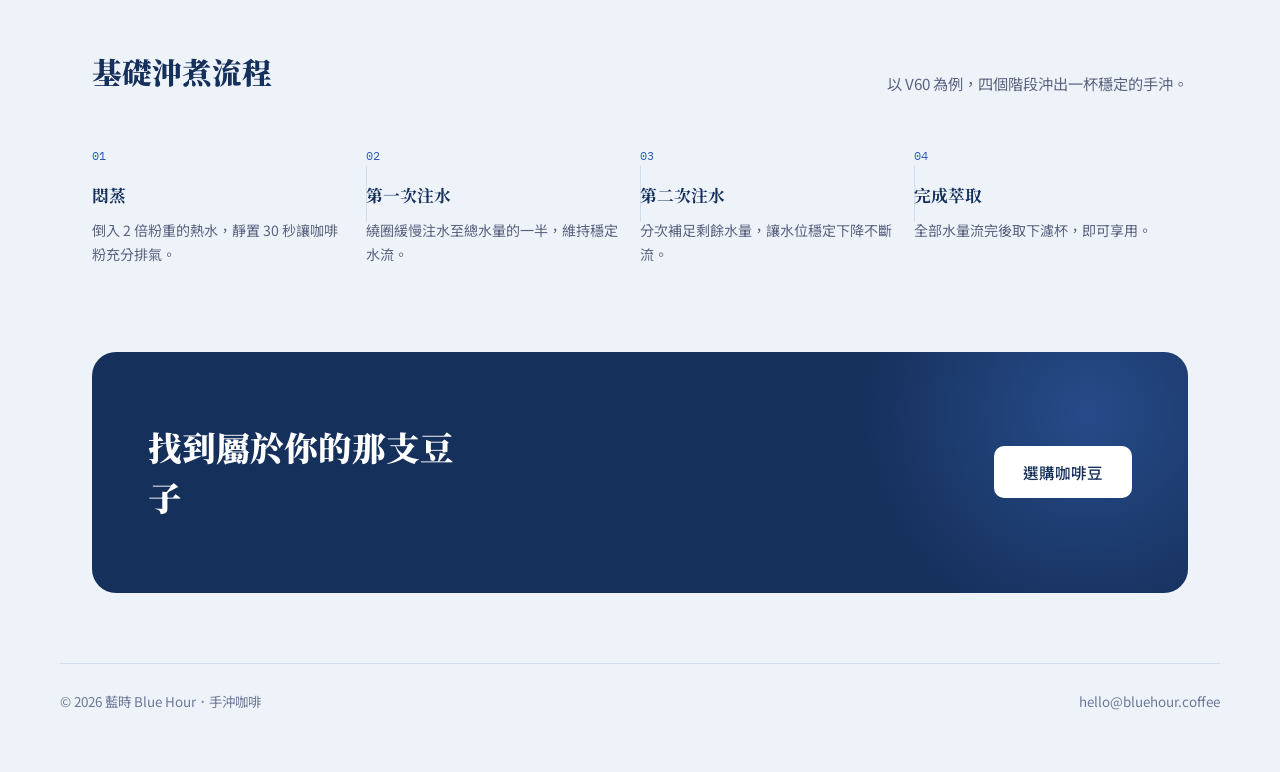
<file: w1/claude.html>
<!DOCTYPE html>
<html lang="zh-Hant">
<head>
<meta charset="UTF-8">
<meta name="viewport" content="width=device-width, initial-scale=1.0">
<title>藍時 Blue Hour｜手沖咖啡</title>
<link rel="preconnect" href="https://fonts.googleapis.com">
<link rel="preconnect" href="https://fonts.gstatic.com" crossorigin>
<link href="https://fonts.googleapis.com/css2?family=Noto+Serif+TC:wght@500;700;900&family=Noto+Sans+TC:wght@400;500;700&family=IBM+Plex+Mono:wght@400;500&display=swap" rel="stylesheet">
<style>
  :root{
    --ink: #0B1220;
    --deep: #16305C;
    --blue: #2A5CAD;
    --blue-bright: #3E74CC;
    --paper: #EEF3FA;
    --mist: #D3DEEC;
    --white: #FFFFFF;
    --roast: #B9843E;

    --display: 'Noto Serif TC', serif;
    --body: 'Noto Sans TC', sans-serif;
    --mono: 'IBM Plex Mono', monospace;
  }

  *{ box-sizing:border-box; margin:0; padding:0; }
  html{ scroll-behavior:smooth; }
  body{
    background: var(--paper);
    color: var(--ink);
    font-family: var(--body);
    line-height:1.65;
    -webkit-font-smoothing:antialiased;
  }
  a{ color:inherit; text-decoration:none; }
  ul{ list-style:none; }
  button{ font-family:inherit; cursor:pointer; }
  :focus-visible{ outline:2px solid var(--blue); outline-offset:3px; border-radius:4px; }

  .wrap{ max-width:1160px; margin:0 auto; padding:0 32px; }

  /* NAV */
  header.site{
    position:sticky; top:0; z-index:50;
    background: rgba(238,243,250,0.88);
    backdrop-filter: blur(10px);
    border-bottom:1px solid var(--mist);
  }
  .nav{ display:flex; align-items:center; justify-content:space-between; padding:18px 0; }
  .logo{ font-family:var(--display); font-weight:700; font-size:1.28rem; letter-spacing:0.02em; display:flex; align-items:center; gap:10px; }
  .logo .mark{ width:10px; height:14px; background:var(--blue); border-radius:2px 2px 6px 6px; }
  .nav-links{ display:flex; gap:34px; font-size:0.95rem; font-weight:500; color:var(--deep); }
  .nav-links a{ opacity:0.72; transition:opacity .15s ease; }
  .nav-links a:hover{ opacity:1; }
  .nav-cta{
    background:var(--deep); color:var(--white);
    padding:10px 22px; border-radius:999px; font-size:0.9rem; font-weight:500;
    border:none; transition:background .15s ease, transform .15s ease;
  }
  .nav-cta:hover{ background:var(--blue); transform:translateY(-1px); }

  /* HERO */
  .hero{ padding:80px 0 92px; }
  .hero-grid{ display:grid; grid-template-columns:1.05fr 0.95fr; gap:56px; align-items:center; }
  .eyebrow{
    font-family:var(--mono); font-size:0.76rem; letter-spacing:0.14em; text-transform:uppercase;
    color:var(--blue); display:flex; align-items:center; gap:10px; margin-bottom:22px;
  }
  .eyebrow::before{ content:""; width:22px; height:1px; background:var(--blue); }
  .hero h1{
    font-family:var(--display); font-weight:900; font-size:clamp(2.1rem,4.2vw,3.3rem);
    line-height:1.35; color:var(--deep); margin-bottom:22px;
  }
  .hero h1 em{ font-style:normal; color:var(--blue); }
  .hero p.lede{ font-size:1.06rem; color:#3F4A63; max-width:44ch; margin-bottom:32px; }
  .hero-actions{ display:flex; gap:14px; flex-wrap:wrap; margin-bottom:38px; }
  .btn-primary, .btn-ghost{
    padding:14px 28px; border-radius:10px; font-size:0.97rem; font-weight:500;
    border:1px solid transparent; transition:all .15s ease; display:inline-flex; align-items:center; gap:8px;
  }
  .btn-primary{ background:var(--deep); color:var(--white); }
  .btn-primary:hover{ background:var(--blue); transform:translateY(-1px); }
  .btn-ghost{ background:transparent; border-color:var(--deep); color:var(--deep); }
  .btn-ghost:hover{ background:var(--deep); color:var(--white); }

  .hero-stats{ display:flex; gap:32px; font-family:var(--mono); }
  .hero-stats div strong{ display:block; font-size:1.4rem; font-family:var(--display); color:var(--deep); }
  .hero-stats div span{ font-size:0.74rem; color:#6E7896; letter-spacing:0.04em; }

  /* SIGNATURE: brew timer */
  .brewer{
    position:relative; background:var(--deep); border-radius:20px;
    aspect-ratio:1/1; overflow:hidden;
    box-shadow:0 24px 60px -20px rgba(22,48,92,0.5);
    display:flex; flex-direction:column; align-items:center; justify-content:center;
    padding: 26px;
  }
  .brewer-hud{
    position:absolute; top:18px; left:18px; right:18px;
    display:flex; justify-content:space-between;
    font-family:var(--mono); font-size:0.72rem; color:#9FC1EE; letter-spacing:0.05em;
  }
  .brewer-stage{
    font-family:var(--display); color:var(--white); font-size:1.15rem;
    margin-top: 6px; margin-bottom: 4px; text-align:center; min-height: 1.6em;
  }
  .brewer-time{
    font-family:var(--mono); font-size:2.6rem; color:var(--white); letter-spacing:0.02em; margin-bottom:18px;
  }
  .dripper-svg{ width:150px; margin-bottom: 18px; }
  .brewer-btn{
    background:var(--blue); color:var(--white); border:none;
    padding:12px 26px; border-radius:999px; font-size:0.92rem; font-weight:500;
    transition:background .15s ease;
  }
  .brewer-btn:hover{ background:var(--blue-bright); }
  .brewer-btn:disabled{ opacity:0.55; cursor:default; }

  /* STORY */
  .story{ padding:78px 0; border-top:1px solid var(--mist); }
  .story-grid{ display:grid; grid-template-columns:0.8fr 1.2fr; gap:56px; }
  .section-label{
    font-family:var(--mono); font-size:0.76rem; letter-spacing:0.12em; text-transform:uppercase;
    color:var(--blue); margin-bottom:14px;
  }
  .story h2{ font-family:var(--display); font-weight:900; font-size:1.85rem; color:var(--deep); line-height:1.5; }
  .story-body p{ font-size:1.01rem; color:#3F4A63; margin-bottom:18px; max-width:58ch; }
  .story-body p:last-child{ margin-bottom:0; }
  .story-body strong{ color:var(--deep); }

  /* BEANS */
  .beans{ padding:78px 0; background:var(--white); border-top:1px solid var(--mist); border-bottom:1px solid var(--mist); }
  .beans-head{ max-width:640px; margin-bottom:46px; }
  .beans-head h2{ font-family:var(--display); font-weight:900; font-size:1.85rem; color:var(--deep); margin-top:10px; }
  .bean-cards{ display:grid; grid-template-columns:repeat(3,1fr); gap:24px; }
  .b-card{
    border:1px solid var(--mist); border-radius:16px; padding:28px 24px;
    transition:border-color .15s ease, transform .15s ease;
  }
  .b-card:hover{ border-color:var(--blue-bright); transform:translateY(-3px); }
  .b-card .origin{ font-family:var(--mono); font-size:0.7rem; color:var(--blue); letter-spacing:0.06em; margin-bottom:14px; }
  .b-card h3{ font-family:var(--display); font-weight:700; font-size:1.18rem; color:var(--deep); margin-bottom:12px; }
  .roast-bar{ display:flex; align-items:center; gap:8px; margin-bottom:14px; }
  .roast-bar .label{ font-family:var(--mono); font-size:0.68rem; color:#6E7896; letter-spacing:0.04em; }
  .roast-dots{ display:flex; gap:4px; }
  .roast-dots span{ width:7px; height:7px; border-radius:50%; background:var(--mist); }
  .roast-dots span.on{ background:var(--roast); }
  .flavor-tags{ display:flex; flex-wrap:wrap; gap:6px; margin-bottom:16px; }
  .flavor-tags span{
    font-size:0.76rem; padding:4px 10px; border-radius:999px;
    background:var(--paper); color:var(--deep); border:1px solid var(--mist);
  }
  .b-card .ratio{ font-family:var(--mono); font-size:0.82rem; color:var(--deep); border-top:1px solid var(--mist); padding-top:14px; }
  .b-card .ratio span{ color:#6E7896; }

  /* GUIDE */
  .guide{ padding:86px 0; }
  .guide-head{ display:flex; justify-content:space-between; align-items:flex-end; margin-bottom:50px; gap:24px; flex-wrap:wrap; }
  .guide-head h2{ font-family:var(--display); font-weight:900; font-size:1.85rem; color:var(--deep); }
  .guide-head p{ max-width:38ch; color:#5B637F; font-size:0.95rem; }
  .steps{ display:grid; grid-template-columns:repeat(4,1fr); position:relative; }
  .step{ position:relative; padding:0 22px 0 0; }
  .step:not(:last-child)::after{
    content:""; position:absolute; top:20px; right:-1px; width:1px; height:56px; background:var(--mist);
  }
  .step .num{ font-family:var(--mono); font-size:0.76rem; color:var(--blue); margin-bottom:16px; display:block; }
  .step h3{ font-family:var(--display); font-weight:700; font-size:1.05rem; color:var(--deep); margin-bottom:10px; }
  .step p{ font-size:0.88rem; color:#5B637F; }

  /* CTA */
  .cta{
    background:var(--deep); color:var(--white); border-radius:24px; margin:0 32px 32px;
    padding:70px 56px; position:relative; overflow:hidden;
  }
  .cta::before{
    content:""; position:absolute; width:460px; height:460px;
    background:radial-gradient(circle, rgba(62,116,204,0.4), transparent 70%);
    top:-170px; right:-130px; border-radius:50%;
  }
  .cta-inner{ position:relative; z-index:2; display:flex; justify-content:space-between; align-items:center; gap:40px; flex-wrap:wrap; }
  .cta h2{ font-family:var(--display); font-weight:900; font-size:clamp(1.5rem,2.8vw,2.1rem); max-width:16ch; line-height:1.5; }
  .cta .btn-primary{ background:var(--white); color:var(--deep); white-space:nowrap; }
  .cta .btn-primary:hover{ background:var(--paper); }

  footer.site{ padding:38px 32px 60px; }
  .footer-grid{
    max-width:1160px; margin:0 auto; display:flex; justify-content:space-between; align-items:center;
    flex-wrap:wrap; gap:16px; font-size:0.84rem; color:#6E7896; border-top:1px solid var(--mist); padding-top:26px;
  }

  @media (prefers-reduced-motion:reduce){ *{ animation-duration:0.001ms !important; transition-duration:0.001ms !important; } }

  @media (max-width:880px){
    .hero-grid{ grid-template-columns:1fr; }
    .brewer{ order:-1; max-width:400px; margin:0 auto 8px; }
    .story-grid{ grid-template-columns:1fr; gap:28px; }
    .bean-cards{ grid-template-columns:1fr; }
    .steps{ grid-template-columns:1fr 1fr; row-gap:32px; }
    .step:nth-child(2)::after{ display:none; }
    .nav-links{ display:none; }
    .cta{ margin:0 16px 16px; padding:46px 28px; }
    .cta-inner{ flex-direction:column; align-items:flex-start; }
  }
  @media (max-width:520px){
    .wrap{ padding:0 20px; }
    .steps{ grid-template-columns:1fr; }
    .step:not(:last-child)::after{ display:none; }
    .hero-stats{ gap:20px; }
  }
</style>
</head>
<body>

<header class="site">
  <nav class="wrap nav">
    <div class="logo"><span class="mark"></span>藍時 Blue Hour</div>
    <ul class="nav-links">
      <li><a href="#story">品牌故事</a></li>
      <li><a href="#beans">咖啡豆</a></li>
      <li><a href="#guide">沖煮指南</a></li>
    </ul>
    <button class="nav-cta">立即選購</button>
  </nav>
</header>

<section class="hero">
  <div class="wrap hero-grid">
    <div>
      <div class="eyebrow">單一產地・手沖咖啡</div>
      <h1>每一次注水，<br>都是一次<em>校準</em></h1>
      <p class="lede">藍時挑選當季高階單一產地咖啡豆，記錄每支豆子最適合的沖煮參數，讓你在家也能沖出穩定、有層次的一杯手沖。</p>
      <div class="hero-actions">
        <button class="btn-primary">選購咖啡豆</button>
        <button class="btn-ghost">查看沖煮指南</button>
      </div>
      <div class="hero-stats">
        <div><strong>3</strong><span>產地嚴選</span></div>
        <div><strong>14天</strong><span>烘焙新鮮期</span></div>
        <div><strong>1:15</strong><span>建議沖煮比例</span></div>
      </div>
    </div>

    <div class="brewer">
      <div class="brewer-hud">
        <span>BREW / V60</span>
        <span id="ratioTag">RATIO 1:15</span>
      </div>
      <svg class="dripper-svg" id="dripperSvg" viewBox="0 0 160 160" xmlns="http://www.w3.org/2000/svg">
        <path d="M40 30 L120 30 L95 100 L65 100 Z" fill="none" stroke="#9FC1EE" stroke-width="2"/>
        <rect id="waterLevel" x="65" y="98" width="30" height="0" fill="#3E74CC" opacity="0.85"/>
        <path d="M40 30 L120 30 L95 100 L65 100 Z" fill="none" stroke="#9FC1EE" stroke-width="2"/>
        <ellipse cx="80" cy="30" rx="40" ry="6" fill="none" stroke="#9FC1EE" stroke-width="2"/>
        <path d="M72 100 L72 120 Q72 128 80 128 Q88 128 88 120 L88 100" fill="none" stroke="#9FC1EE" stroke-width="2"/>
        <ellipse cx="80" cy="140" rx="26" ry="7" fill="none" stroke="#6E92C4" stroke-width="1.6"/>
        <line id="pourLine" x1="80" y1="8" x2="80" y2="30" stroke="#3E74CC" stroke-width="3" opacity="0"/>
      </svg>
      <div class="brewer-stage" id="stageLabel">準備開始</div>
      <div class="brewer-time" id="timeLabel">00:00</div>
      <button class="brewer-btn" id="brewBtn">開始沖煮</button>
    </div>
  </div>
</section>

<section class="story" id="story">
  <div class="wrap story-grid">
    <div>
      <div class="section-label">品牌故事</div>
      <h2>在最安靜的<br>時刻沖一杯咖啡</h2>
    </div>
    <div class="story-body">
      <p>藍時只選<strong>當季生豆</strong>與<strong>淺中焙的高階單品豆</strong>，每批豆子都標註產地、處理法與建議沖煮參數，讓喜歡手沖的你，能清楚知道自己在沖什麼。</p>
      <p>我們相信手沖咖啡不只是一杯飲料，而是一段可以<strong>重複、可以校準</strong>的日常儀式——從研磨度到注水節奏，每個變因都值得被認真對待。</p>
    </div>
  </div>
</section>

<section class="beans" id="beans">
  <div class="wrap">
    <div class="beans-head">
      <div class="section-label">本季精選</div>
      <h2>三支產地，三種風味路徑</h2>
    </div>
    <div class="bean-cards">
      <div class="b-card">
        <div class="origin">衣索比亞・耶加雪菲</div>
        <h3>花香水洗</h3>
        <div class="roast-bar">
          <span class="label">烘焙度</span>
          <div class="roast-dots"><span class="on"></span><span></span><span></span><span></span><span></span></div>
        </div>
        <div class="flavor-tags"><span>茉莉花</span><span>佛手柑</span><span>蜂蜜甜感</span></div>
        <div class="ratio"><span>建議比例</span> 1:16 ／ 92°C</div>
      </div>
      <div class="b-card">
        <div class="origin">哥倫比亞・薇拉產區</div>
        <h3>紅果厚實</h3>
        <div class="roast-bar">
          <span class="label">烘焙度</span>
          <div class="roast-dots"><span class="on"></span><span class="on"></span><span></span><span></span><span></span></div>
        </div>
        <div class="flavor-tags"><span>紅櫻桃</span><span>焦糖</span><span>核桃</span></div>
        <div class="ratio"><span>建議比例</span> 1:15 ／ 90°C</div>
      </div>
      <div class="b-card">
        <div class="origin">巴拿馬・翡翠莊園</div>
        <h3>經典藝伎</h3>
        <div class="roast-bar">
          <span class="label">烘焙度</span>
          <div class="roast-dots"><span class="on"></span><span></span><span></span><span></span><span></span></div>
        </div>
        <div class="flavor-tags"><span>茉莉</span><span>桃子</span><span>紅茶感</span></div>
        <div class="ratio"><span>建議比例</span> 1:16 ／ 91°C</div>
      </div>
    </div>
  </div>
</section>

<section class="guide" id="guide">
  <div class="wrap">
    <div class="guide-head">
      <h2>基礎沖煮流程</h2>
      <p>以 V60 為例，四個階段沖出一杯穩定的手沖。</p>
    </div>
    <div class="steps">
      <div class="step">
        <span class="num">01</span>
        <h3>悶蒸</h3>
        <p>倒入 2 倍粉重的熱水，靜置 30 秒讓咖啡粉充分排氣。</p>
      </div>
      <div class="step">
        <span class="num">02</span>
        <h3>第一次注水</h3>
        <p>繞圈緩慢注水至總水量的一半，維持穩定水流。</p>
      </div>
      <div class="step">
        <span class="num">03</span>
        <h3>第二次注水</h3>
        <p>分次補足剩餘水量，讓水位穩定下降不斷流。</p>
      </div>
      <div class="step">
        <span class="num">04</span>
        <h3>完成萃取</h3>
        <p>全部水量流完後取下濾杯，即可享用。</p>
      </div>
    </div>
  </div>
</section>

<div class="wrap" style="padding:0;">
  <div class="cta">
    <div class="cta-inner">
      <h2>找到屬於你的那支豆子</h2>
      <button class="btn-primary">選購咖啡豆</button>
    </div>
  </div>
</div>

<footer class="site">
  <div class="footer-grid">
    <div>© 2026 藍時 Blue Hour．手沖咖啡</div>
    <div>hello@bluehour.coffee</div>
  </div>
</footer>

<script>
  (function(){
    const btn = document.getElementById('brewBtn');
    const stageLabel = document.getElementById('stageLabel');
    const timeLabel = document.getElementById('timeLabel');
    const waterLevel = document.getElementById('waterLevel');
    const pourLine = document.getElementById('pourLine');

    const stages = [
      { name:'悶蒸中', dur:30, water:8 },
      { name:'第一次注水', dur:60, water:38 },
      { name:'第二次注水', dur:60, water:75 },
      { name:'萃取完成', dur:0, water:75 }
    ];

    let running = false;
    let stageIndex = 0;
    let elapsed = 0;
    let totalElapsed = 0;
    let timer = null;

    function fmt(s){
      const m = Math.floor(s/60).toString().padStart(2,'0');
      const sec = Math.floor(s%60).toString().padStart(2,'0');
      return m+':'+sec;
    }

    function tick(){
      totalElapsed += 1;
      elapsed += 1;
      timeLabel.textContent = fmt(totalElapsed);

      const stage = stages[stageIndex];
      const progress = stage.dur ? Math.min(elapsed/stage.dur, 1) : 1;
      const prevWater = stageIndex === 0 ? 0 : stages[stageIndex-1].water;
      const currentWater = prevWater + (stage.water - prevWater) * progress;
      waterLevel.setAttribute('y', 98 - currentWater*0.55);
      waterLevel.setAttribute('height', currentWater*0.55);

      pourLine.style.opacity = (stageIndex === 1 || stageIndex === 2) ? '0.9' : '0';

      if(stage.dur && elapsed >= stage.dur){
        stageIndex += 1;
        elapsed = 0;
        if(stageIndex >= stages.length - 1){
          stageLabel.textContent = stages[stages.length-1].name;
          pourLine.style.opacity = '0';
          clearInterval(timer);
          running = false;
          btn.disabled = false;
          btn.textContent = '再沖一次';
          return;
        }
        stageLabel.textContent = stages[stageIndex].name;
      }
    }

    btn.addEventListener('click', () => {
      if(running) return;
      running = true;
      stageIndex = 0;
      elapsed = 0;
      totalElapsed = 0;
      waterLevel.setAttribute('y', 98);
      waterLevel.setAttribute('height', 0);
      stageLabel.textContent = stages[0].name;
      timeLabel.textContent = '00:00';
      btn.disabled = true;
      btn.textContent = '沖煮中…';
      timer = setInterval(tick, 1000);
    });
  })();
</script>

</body>
</html>
</file>
<file: pages/assets/css/site.css>
/* ==========================================================================
   烤鹹魚（CHARCOAL GRILLED FISH）三頁共用風格樣式表 site.css
   ========================================================================== */

@import url('https://fonts.googleapis.com/css2?family=Noto+Sans+TC:wght@400;500;700;900&family=Noto+Serif+TC:wght@600;700;900&display=swap');

:root {
  /* 品牌色彩變數（日式炭火居酒屋・現烤鯖魚） */
  --yellow-primary: #F59E0B;
  --yellow-dark: #D97706;
  --yellow-light: #FDE68A;
  --yellow-glow: #FEF3C7;
  --yellow-accent: #B45309;

  --coffee-light: #C8A27A;
  --coffee-hover: #B5895E;
  --coffee-soft: #E6D5C3;

  --charcoal-900: #141210;
  --charcoal-800: #1C1917;
  --charcoal-700: #292524;
  --charcoal-600: #44403C;

  --text-main: #1C1917;
  --text-muted: #57534E;
  --text-light: #FDFBF7;
  --text-light-muted: #D6D3D1;

  --bg-cream: #FCFBF7;
  --bg-card: #FFFFFF;
  --border-warm: #E7E2D6;

  /* 字體變數 */
  --font-sans: 'Noto Sans TC', system-ui, -apple-system, BlinkMacSystemFont, "Segoe UI", Roboto, "Helvetica Neue", sans-serif;
  --font-serif: 'Noto Serif TC', "Songti TC", serif;

  /* 陰影與圓角 */
  --shadow-sm: 0 2px 8px rgba(28, 25, 23, 0.06);
  --shadow-md: 0 10px 25px rgba(28, 25, 23, 0.08);
  --shadow-lg: 0 16px 36px rgba(217, 119, 6, 0.15);
  --radius-sm: 8px;
  --radius-md: 14px;
  --radius-lg: 20px;
  --radius-full: 9999px;

  --transition: all 0.25s cubic-bezier(0.4, 0, 0.2, 1);
}

/* 基礎重置與排版規範 */
*, *::before, *::after {
  box-sizing: border-box;
  margin: 0;
  padding: 0;
}

html {
  font-size: 16px;
  scroll-behavior: smooth;
  scroll-padding-top: 80px;
}

body {
  font-family: var(--font-sans);
  background-color: var(--bg-cream);
  color: var(--text-main);
  line-height: 1.7;
  -webkit-font-smoothing: antialiased;
}

a {
  color: inherit;
  text-decoration: none;
  transition: var(--transition);
}

img {
  max-width: 100%;
  height: auto;
  display: block;
}

/* 排版容器 */
.container {
  width: min(1180px, calc(100% - 48px));
  margin-inline: auto;
}

/* 跳至內容無障礙連結 */
.skip-link {
  position: absolute;
  top: -100px;
  left: 20px;
  background: var(--yellow-primary);
  color: var(--charcoal-900);
  padding: 10px 18px;
  font-weight: 700;
  border-radius: var(--radius-sm);
  z-index: 9999;
  transition: top 0.2s ease;
}
.skip-link:focus {
  top: 16px;
}

/* ==========================================================================
   全站共用導覽列 (Site Header & Nav)
   ========================================================================== */
.site-header {
  position: sticky;
  top: 0;
  z-index: 1000;
  background-color: rgba(252, 251, 247, 0.95);
  backdrop-filter: blur(12px);
  -webkit-backdrop-filter: blur(12px);
  border-bottom: 1px solid var(--border-warm);
  transition: var(--transition);
}

.header-inner {
  display: flex;
  align-items: center;
  justify-content: space-between;
  height: 76px;
}

.brand {
  display: inline-flex;
  align-items: center;
  gap: 12px;
}

.brand-mark {
  width: 42px;
  height: 42px;
  border-radius: 12px;
  background: linear-gradient(135deg, var(--yellow-primary), var(--yellow-dark));
  color: #fff;
  display: grid;
  place-items: center;
  font-size: 1.35rem;
  box-shadow: 0 4px 12px rgba(245, 158, 11, 0.3);
}

.brand-copy {
  display: flex;
  flex-direction: column;
}

.brand-copy strong {
  font-family: var(--font-serif);
  font-size: 1.35rem;
  font-weight: 900;
  letter-spacing: 0.05em;
  color: var(--charcoal-900);
  line-height: 1.15;
}

.brand-copy small {
  font-size: 0.7rem;
  letter-spacing: 0.14em;
  font-weight: 700;
  color: var(--yellow-dark);
  text-transform: uppercase;
}

.site-nav {
  display: flex;
  align-items: center;
  gap: 28px;
}

.site-nav a {
  position: relative;
  font-weight: 700;
  font-size: 0.95rem;
  color: var(--charcoal-700);
  padding: 6px 2px;
}

.site-nav a::after {
  content: '';
  position: absolute;
  left: 0;
  bottom: 0;
  width: 0;
  height: 2.5px;
  background-color: var(--yellow-primary);
  border-radius: var(--radius-full);
  transition: width 0.25s ease;
}

.site-nav a:hover,
.site-nav a[aria-current="page"] {
  color: var(--yellow-dark);
}

.site-nav a[aria-current="page"]::after,
.site-nav a:hover::after {
  width: 100%;
}

.site-nav .nav-cta {
  display: inline-flex;
  align-items: center;
  gap: 6px;
  padding: 8px 18px;
  background: var(--coffee-light);
  color: var(--charcoal-900);
  border-radius: var(--radius-md);
  font-size: 0.88rem;
  font-weight: 700;
}

.site-nav .nav-cta::after {
  display: none;
}

.site-nav .nav-cta:hover {
  background: var(--coffee-hover);
  color: var(--charcoal-900);
}

/* 漢堡按鈕 (Mobile Hamburger) */
.menu-toggle {
  display: none;
  background: none;
  border: none;
  cursor: pointer;
  padding: 8px;
  flex-direction: column;
  gap: 5px;
}

.menu-toggle span {
  display: block;
  width: 24px;
  height: 2.5px;
  background-color: var(--charcoal-800);
  border-radius: 2px;
  transition: var(--transition);
}

/* ==========================================================================
   通視覺元件與按鈕
   ========================================================================== */
.eyebrow {
  display: inline-flex;
  align-items: center;
  gap: 10px;
  font-size: 0.825rem;
  font-weight: 700;
  letter-spacing: 0.15em;
  text-transform: uppercase;
  color: var(--yellow-dark);
  margin-bottom: 12px;
}

.eyebrow-line {
  display: inline-block;
  width: 24px;
  height: 2px;
  background-color: var(--yellow-primary);
}

.eyebrow-light {
  color: var(--yellow-light);
}

.eyebrow-light .eyebrow-line {
  background-color: var(--yellow-light);
}

.title-accent {
  background: linear-gradient(135deg, var(--yellow-dark), var(--yellow-primary));
  -webkit-background-clip: text;
  -webkit-text-fill-color: transparent;
}

.button {
  display: inline-flex;
  align-items: center;
  justify-content: center;
  gap: 8px;
  padding: 13px 26px;
  border-radius: var(--radius-md);
  font-weight: 700;
  font-size: 0.95rem;
  cursor: pointer;
  border: 1.5px solid transparent;
  transition: var(--transition);
}

.button-primary {
  background: linear-gradient(135deg, #D4B28C, var(--coffee-light));
  color: var(--charcoal-900);
  box-shadow: 0 4px 14px rgba(181, 137, 94, 0.3);
}

.button-primary:hover {
  background: var(--coffee-hover);
  transform: translateY(-2px);
  box-shadow: 0 8px 20px rgba(181, 137, 94, 0.4);
}

.button-secondary {
  background: var(--coffee-soft);
  color: var(--charcoal-900);
  border-color: var(--coffee-light);
}

.button-secondary:hover {
  background: var(--coffee-light);
  color: var(--charcoal-900);
  transform: translateY(-2px);
}

.text-link {
  display: inline-flex;
  align-items: center;
  gap: 6px;
  font-weight: 700;
  color: var(--yellow-dark);
  padding: 10px 0;
}

.text-link:hover {
  color: var(--charcoal-900);
  gap: 10px;
}

/* ==========================================================================
   首頁 (index.html) 樣式
   ========================================================================== */
.hero {
  display: grid;
  grid-template-columns: 1.15fr 0.85fr;
  gap: 48px;
  align-items: center;
  padding-block: 64px 56px;
}

.hero-copy h1 {
  font-family: var(--font-serif);
  font-size: clamp(2.3rem, 4.2vw, 3.4rem);
  font-weight: 900;
  line-height: 1.25;
  color: var(--charcoal-900);
  margin-bottom: 16px;
  letter-spacing: -0.01em;
}

.hero-lede {
  font-size: 1.15rem;
  font-weight: 700;
  color: var(--yellow-dark);
  margin-bottom: 14px;
}

.hero-text {
  font-size: 1rem;
  color: var(--text-muted);
  margin-bottom: 28px;
  max-width: 540px;
}

.button-row {
  display: flex;
  flex-wrap: wrap;
  align-items: center;
  gap: 16px;
  margin-bottom: 32px;
}

/* 信任指標數據 */
.hero-metrics {
  display: flex;
  align-items: center;
  gap: 32px;
  padding-top: 24px;
  border-top: 1px solid var(--border-warm);
}

.metric-item {
  display: flex;
  flex-direction: column;
}

.metric-num {
  font-family: var(--font-serif);
  font-size: 1.7rem;
  font-weight: 900;
  color: var(--yellow-dark);
  line-height: 1;
}

.metric-label {
  font-size: 0.78rem;
  font-weight: 700;
  color: var(--text-muted);
  margin-top: 4px;
}

/* 主視覺圖卡 */
.hero-art {
  position: relative;
  border-radius: var(--radius-lg);
  overflow: hidden;
  box-shadow: var(--shadow-lg);
  background-color: var(--charcoal-900);
}

.hero-art img {
  width: 100%;
  height: 380px;
  object-fit: cover;
  transition: transform 0.6s ease;
}

.hero-art:hover img {
  transform: scale(1.03);
}

.art-caption {
  position: absolute;
  bottom: 0;
  left: 0;
  right: 0;
  padding: 16px 20px;
  background: linear-gradient(to top, rgba(20, 18, 16, 0.92), rgba(20, 18, 16, 0));
  display: flex;
  justify-content: space-between;
  align-items: center;
  color: var(--text-light);
  font-size: 0.88rem;
  font-weight: 600;
}

.caption-badge {
  background-color: var(--yellow-primary);
  color: var(--charcoal-900);
  padding: 4px 10px;
  border-radius: var(--radius-full);
  font-size: 0.75rem;
  font-weight: 800;
}

/* 品牌介紹橫幅 */
.intro-band {
  background-color: var(--charcoal-900);
  color: var(--text-light);
  padding-block: 64px;
  margin-block: 24px 64px;
  background-image: radial-gradient(circle at 80% 20%, rgba(245, 158, 11, 0.12), transparent 50%);
}

.intro-inner {
  text-align: center;
  max-width: 760px;
}

.intro-inner h2 {
  font-family: var(--font-serif);
  font-size: clamp(1.8rem, 3.2vw, 2.5rem);
  font-weight: 900;
  margin-block: 10px 18px;
  line-height: 1.3;
}

.intro-inner p {
  font-size: 1.05rem;
  color: var(--text-light-muted);
  margin-bottom: 24px;
}

.light-link {
  display: inline-flex;
  align-items: center;
  gap: 8px;
  color: var(--yellow-light);
  font-weight: 700;
}

.light-link:hover {
  color: #fff;
  gap: 12px;
}

/* 招牌特色與精選料理 */
.features-section {
  padding-bottom: 80px;
}

.section-heading {
  display: flex;
  justify-content: space-between;
  align-items: flex-end;
  margin-bottom: 36px;
  border-bottom: 2px solid var(--border-warm);
  padding-bottom: 20px;
}

.section-heading h2 {
  font-family: var(--font-serif);
  font-size: clamp(1.75rem, 3vw, 2.25rem);
  font-weight: 900;
  color: var(--charcoal-900);
}

.section-heading p {
  color: var(--text-muted);
  font-size: 0.95rem;
  text-align: right;
}

.feature-grid {
  display: grid;
  grid-template-columns: repeat(3, 1fr);
  gap: 28px;
}

.feature-item {
  background-color: var(--bg-card);
  border: 1px solid var(--border-warm);
  border-radius: var(--radius-lg);
  padding: 32px 28px;
  position: relative;
  transition: var(--transition);
  display: flex;
  flex-direction: column;
}

.feature-item:hover {
  transform: translateY(-5px);
  box-shadow: var(--shadow-md);
  border-color: var(--yellow-primary);
}

.feature-header {
  display: flex;
  justify-content: space-between;
  align-items: center;
  margin-bottom: 18px;
}

.feature-number {
  font-family: var(--font-serif);
  font-size: 1.8rem;
  font-weight: 900;
  color: var(--yellow-dark);
}

.feature-tag {
  font-size: 0.75rem;
  font-weight: 800;
  padding: 4px 10px;
  background-color: var(--yellow-glow);
  color: var(--yellow-accent);
  border-radius: var(--radius-full);
}

.feature-item h3 {
  font-family: var(--font-serif);
  font-size: 1.3rem;
  font-weight: 800;
  color: var(--charcoal-900);
  margin-bottom: 12px;
}

.feature-item p {
  color: var(--text-muted);
  font-size: 0.95rem;
  margin-bottom: 16px;
  flex-grow: 1;
}

.feature-price {
  font-weight: 800;
  font-size: 1.1rem;
  color: var(--yellow-dark);
}

.section-end-link {
  text-align: center;
  margin-top: 36px;
}

/* ==========================================================================
   關於我們 (about.html) 樣式
   ========================================================================== */
.page-intro {
  padding-block: 56px 36px;
  text-align: center;
  max-width: 760px;
}

.page-intro h1 {
  font-family: var(--font-serif);
  font-size: clamp(2.2rem, 4vw, 3.2rem);
  font-weight: 900;
  line-height: 1.25;
  color: var(--charcoal-900);
  margin-block: 10px 16px;
}

.page-intro p {
  font-size: 1.1rem;
  color: var(--text-muted);
}

.story-section {
  display: grid;
  grid-template-columns: 1fr 1fr;
  gap: 48px;
  align-items: center;
  padding-bottom: 72px;
}

.story-copy h2 {
  font-family: var(--font-serif);
  font-size: clamp(1.7rem, 2.8vw, 2.2rem);
  font-weight: 900;
  color: var(--charcoal-900);
  margin-bottom: 20px;
}

.story-copy p {
  color: var(--text-muted);
  font-size: 1rem;
  margin-bottom: 18px;
}

.story-signoff {
  display: block;
  font-family: var(--font-serif);
  font-weight: 800;
  font-size: 1.15rem;
  color: var(--yellow-dark);
  margin-top: 24px;
}

.story-visual {
  border-radius: var(--radius-lg);
  overflow: hidden;
  background-color: var(--charcoal-900);
  box-shadow: var(--shadow-md);
  border: 1px solid var(--border-warm);
}

.story-visual img {
  width: 100%;
  height: 360px;
  object-fit: cover;
}

.story-visual figcaption {
  padding: 14px 20px;
  background: var(--charcoal-900);
  color: var(--text-light);
  display: flex;
  justify-content: space-between;
  font-size: 0.85rem;
  font-weight: 700;
  border-top: 1px solid var(--charcoal-700);
}

/* 四大純粹堅持工序 (Values Section) */
.values-section {
  background-color: var(--charcoal-900);
  color: var(--text-light);
  padding-block: 72px;
}

.values-grid {
  display: grid;
  grid-template-columns: repeat(4, 1fr);
  gap: 24px;
}

.value-item {
  background-color: var(--charcoal-800);
  border: 1px solid var(--charcoal-600);
  border-radius: var(--radius-md);
  padding: 28px 22px;
  transition: var(--transition);
}

.value-item:hover {
  border-color: var(--yellow-primary);
  transform: translateY(-4px);
  background-color: var(--charcoal-700);
}

.value-mark {
  display: inline-flex;
  align-items: center;
  justify-content: center;
  width: 40px;
  height: 40px;
  border-radius: 10px;
  background-color: var(--yellow-primary);
  color: var(--charcoal-900);
  font-weight: 900;
  font-size: 1.1rem;
  margin-bottom: 18px;
}

.value-item h3 {
  font-family: var(--font-serif);
  font-size: 1.15rem;
  font-weight: 800;
  color: var(--yellow-light);
  margin-bottom: 10px;
}

.value-item p {
  color: var(--text-light-muted);
  font-size: 0.9rem;
  line-height: 1.65;
}

/* 環境介紹區塊 */
.environment-section {
  padding-block: 72px;
}

.environment-grid {
  display: grid;
  grid-template-columns: 1fr 1fr;
  gap: 48px;
  align-items: center;
}

.environment-visual {
  border-radius: var(--radius-lg);
  overflow: hidden;
  box-shadow: var(--shadow-md);
  border: 1px solid var(--border-warm);
}

.environment-visual img {
  width: 100%;
  height: 340px;
  object-fit: cover;
}

/* 品牌理念區塊（限定作用於 .philosophy-section） */
.philosophy-section {
  padding-bottom: 72px;
}

.philosophy-section .philosophy-grid {
  display: grid;
  grid-template-columns: repeat(3, 1fr);
  gap: 24px;
}

.philosophy-section .philosophy-card {
  background-color: var(--bg-card);
  border: 1px solid var(--border-warm);
  border-radius: var(--radius-lg);
  padding: 28px 24px;
  transition: var(--transition);
}

.philosophy-section .philosophy-card:hover {
  transform: translateY(-4px);
  box-shadow: var(--shadow-md);
  border-color: var(--yellow-primary);
}

.philosophy-section .philosophy-tag {
  display: inline-block;
  font-size: 0.75rem;
  font-weight: 800;
  letter-spacing: 0.08em;
  color: var(--yellow-dark);
  margin-bottom: 12px;
}

.philosophy-section .philosophy-card h3 {
  font-family: var(--font-serif);
  font-size: 1.2rem;
  font-weight: 800;
  color: var(--charcoal-900);
  margin-bottom: 10px;
}

.philosophy-section .philosophy-card p {
  color: var(--text-muted);
  font-size: 0.94rem;
  line-height: 1.7;
}

.closing-cta {
  display: flex;
  align-items: center;
  justify-content: space-between;
  padding: 44px 48px;
  background-color: var(--yellow-glow);
  border: 1.5px solid var(--yellow-primary);
  border-radius: var(--radius-lg);
  margin-bottom: 80px;
}

.closing-cta h2 {
  font-family: var(--font-serif);
  font-size: clamp(1.5rem, 2.5vw, 2rem);
  font-weight: 900;
  color: var(--charcoal-900);
}

/* ==========================================================================
   聯絡我們 (contact.html) 樣式
   ========================================================================== */
.contact-intro {
  margin-inline: auto;
}

.contact-section {
  display: grid;
  grid-template-columns: 0.95fr 1.05fr;
  gap: 48px;
  padding-bottom: 80px;
}

.contact-note {
  background-color: var(--bg-card);
  border: 1px solid var(--border-warm);
  border-radius: var(--radius-lg);
  padding: 36px 32px;
}

.contact-index {
  font-size: 0.78rem;
  font-weight: 800;
  letter-spacing: 0.12em;
  color: var(--yellow-dark);
  display: block;
  margin-bottom: 12px;
}

.contact-note h2 {
  font-family: var(--font-serif);
  font-size: clamp(1.6rem, 2.5vw, 2.1rem);
  font-weight: 900;
  color: var(--charcoal-900);
  margin-bottom: 16px;
}

.contact-note p {
  color: var(--text-muted);
  font-size: 0.98rem;
  margin-bottom: 24px;
}

.contact-details {
  display: flex;
  flex-direction: column;
  gap: 18px;
}

.contact-card {
  background-color: var(--bg-card);
  border: 1px solid var(--border-warm);
  border-radius: var(--radius-md);
  padding: 22px 24px;
  display: flex;
  align-items: flex-start;
  gap: 20px;
  transition: var(--transition);
}

.contact-card:hover {
  border-color: var(--yellow-primary);
  transform: translateX(4px);
  box-shadow: var(--shadow-sm);
}

.contact-icon {
  width: 44px;
  height: 44px;
  border-radius: 12px;
  background-color: var(--yellow-glow);
  color: var(--yellow-dark);
  font-size: 1.25rem;
  display: grid;
  place-items: center;
  flex-shrink: 0;
}

.contact-info-block {
  flex-grow: 1;
}

.contact-info-label {
  font-size: 0.75rem;
  font-weight: 800;
  color: var(--yellow-dark);
  letter-spacing: 0.08em;
  text-transform: uppercase;
  margin-bottom: 4px;
}

.contact-info-title {
  font-size: 1.05rem;
  font-weight: 800;
  color: var(--charcoal-900);
  margin-bottom: 4px;
}

.contact-info-desc {
  font-size: 0.92rem;
  color: var(--text-muted);
}

.contact-action-link {
  display: inline-flex;
  align-items: center;
  gap: 6px;
  color: var(--yellow-dark);
  font-weight: 700;
  font-size: 0.88rem;
  margin-top: 8px;
}

.contact-action-link:hover {
  color: var(--charcoal-900);
}

/* 聯絡頁底部裝飾橫幅 */
.contact-footer-band {
  background-color: var(--charcoal-900);
  color: var(--yellow-light);
  padding-block: 40px;
  text-align: center;
}

.contact-band-inner p {
  font-family: var(--font-serif);
  font-size: 1.25rem;
  font-weight: 800;
  letter-spacing: 0.05em;
  margin-bottom: 6px;
}

.contact-band-inner span {
  font-size: 0.88rem;
  color: var(--text-light-muted);
}

/* ==========================================================================
   全站共用頁尾 (Site Footer)
   ========================================================================== */
.site-footer {
  background-color: var(--charcoal-900);
  color: var(--text-light);
  border-top: 3px solid var(--yellow-primary);
  padding-top: 64px;
}

.footer-main {
  display: grid;
  grid-template-columns: 1.4fr 0.8fr 1fr 1fr;
  gap: 40px;
  padding-bottom: 48px;
}

.footer-brand .brand {
  margin-bottom: 14px;
}

.footer-brand .brand-copy strong {
  color: var(--text-light);
}

.footer-brand p {
  color: var(--text-light-muted);
  font-size: 0.92rem;
  max-width: 300px;
  margin-bottom: 16px;
}

.footer-label {
  display: block;
  font-size: 0.8rem;
  font-weight: 800;
  letter-spacing: 0.12em;
  color: var(--yellow-primary);
  text-transform: uppercase;
  margin-bottom: 16px;
}

.footer-links {
  display: flex;
  flex-direction: column;
  gap: 10px;
}

.footer-links a {
  color: var(--text-light-muted);
  font-size: 0.92rem;
  font-weight: 500;
}

.footer-links a:hover,
.footer-links a[aria-current="page"] {
  color: var(--yellow-light);
  padding-left: 4px;
}

.footer-contact p {
  color: var(--text-light-muted);
  font-size: 0.9rem;
  line-height: 1.6;
  margin-bottom: 8px;
}

.footer-contact a {
  color: var(--yellow-light);
}

.footer-contact a:hover {
  text-decoration: underline;
}

.footer-aside p {
  color: var(--text-light-muted);
  font-size: 0.9rem;
  line-height: 1.7;
}

.footer-bottom {
  border-top: 1px solid var(--charcoal-700);
  padding-block: 22px;
  display: flex;
  justify-content: space-between;
  align-items: center;
  font-size: 0.84rem;
  color: var(--text-light-muted);
}

.footer-bottom-copy {
  display: flex;
  gap: 16px;
  align-items: center;
}

/* ==========================================================================
   響應式設計 (RWD 斷點設定)
   ========================================================================== */
@media (max-width: 992px) {
  .hero {
    grid-template-columns: 1fr;
    text-align: center;
    gap: 36px;
  }

  .hero-text {
    margin-inline: auto;
  }

  .button-row {
    justify-content: center;
  }

  .hero-metrics {
    justify-content: center;
  }

  .feature-grid {
    grid-template-columns: repeat(2, 1fr);
  }

  .story-section,
  .environment-grid,
  .contact-section {
    grid-template-columns: 1fr;
    gap: 36px;
  }

  .values-grid,
  .philosophy-section .philosophy-grid {
    grid-template-columns: repeat(2, 1fr);
  }

  .footer-main {
    grid-template-columns: repeat(2, 1fr);
  }
}

@media (max-width: 768px) {
  .menu-toggle {
    display: flex;
  }

  .site-nav {
    position: absolute;
    top: 76px;
    left: 0;
    right: 0;
    background-color: var(--bg-cream);
    flex-direction: column;
    padding: 20px 24px 28px;
    gap: 16px;
    border-bottom: 2px solid var(--border-warm);
    box-shadow: 0 12px 24px rgba(0, 0, 0, 0.08);
    display: none;
  }

  .site-nav.is-open {
    display: flex;
  }

  .site-nav a {
    width: 100%;
    font-size: 1.05rem;
    padding: 8px 0;
    border-bottom: 1px solid var(--border-warm);
  }

  .site-nav a::after {
    display: none;
  }

  .site-nav .nav-cta {
    justify-content: center;
    width: 100%;
    margin-top: 8px;
    padding: 10px 18px;
    border-bottom: none;
  }

  .feature-grid,
  .values-grid,
  .philosophy-section .philosophy-grid {
    grid-template-columns: 1fr;
  }

  .closing-cta {
    flex-direction: column;
    text-align: center;
    gap: 24px;
    padding: 32px 24px;
  }

  .footer-main {
    grid-template-columns: 1fr;
    gap: 32px;
  }

  .footer-bottom {
    flex-direction: column;
    gap: 10px;
    text-align: center;
  }

  .section-heading {
    flex-direction: column;
    align-items: flex-start;
    gap: 8px;
  }

  .section-heading p {
    text-align: left;
  }
}
</file>
